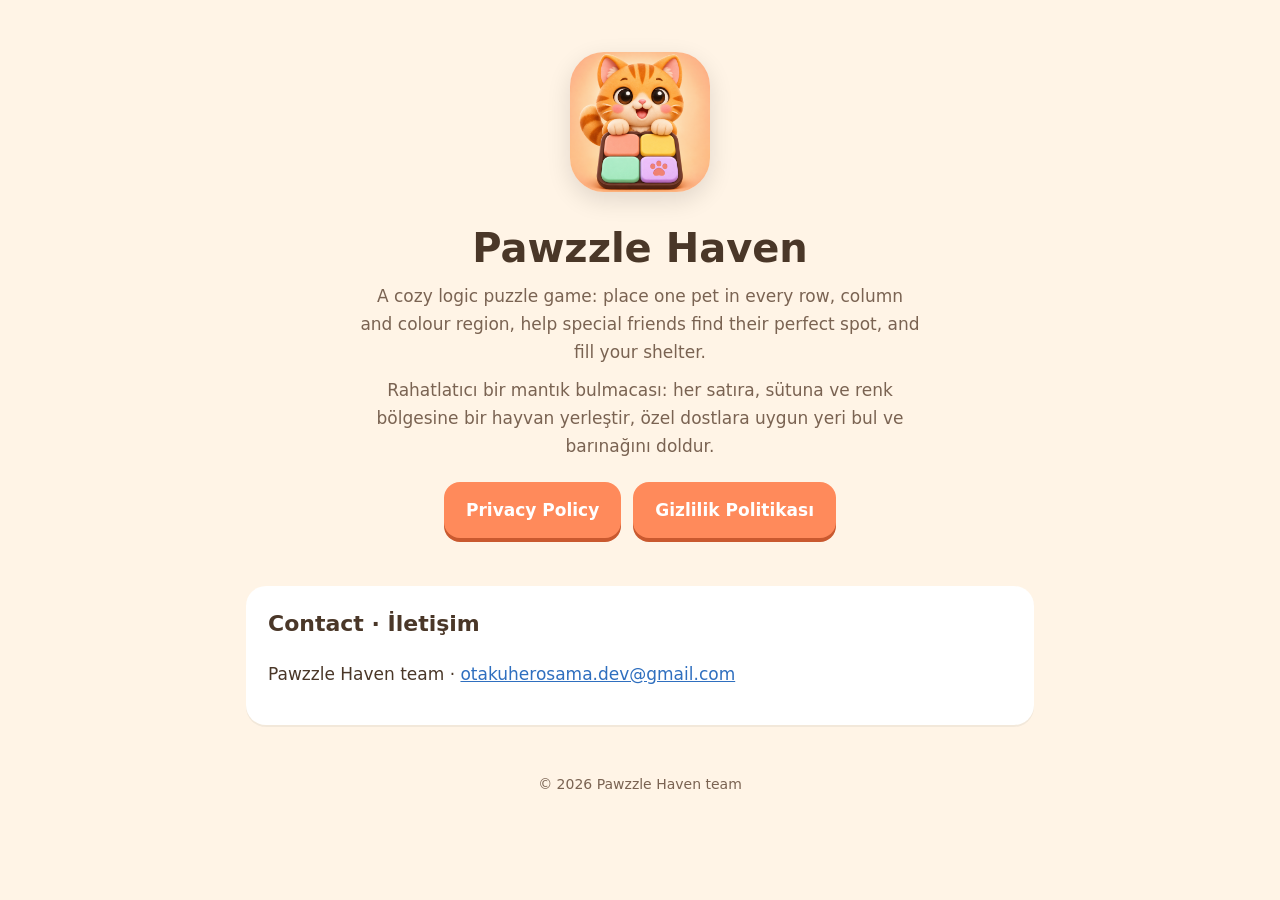
<file: index.html>
<!doctype html>
<html lang="en">
<head>
  <meta charset="utf-8">
  <meta name="viewport" content="width=device-width, initial-scale=1">
  <title>Pawzzle Haven</title>
  <meta name="description" content="Pawzzle Haven — a cozy logic puzzle game. Privacy policy and contact.">
  <link rel="icon" href="icon.png">
  <link rel="stylesheet" href="style.css">
</head>
<body>
  <div class="wrap">
    <section class="hero">
      <img src="icon.png" alt="Pawzzle Haven app icon">
      <h1>Pawzzle Haven</h1>
      <p>A cozy logic puzzle game: place one pet in every row, column and colour region, help special friends find their perfect spot, and fill your shelter.</p>
      <p lang="tr">Rahatlatıcı bir mantık bulmacası: her satıra, sütuna ve renk bölgesine bir hayvan yerleştir, özel dostlara uygun yeri bul ve barınağını doldur.</p>
      <div class="btns">
        <a class="btn" href="privacy.html">Privacy Policy</a>
        <a class="btn" href="privacy-tr.html" lang="tr">Gizlilik Politikası</a>
      </div>
    </section>

    <div class="card">
      <h2 style="border-top:0;margin-top:0;padding-top:0">Contact · İletişim</h2>
      <p>Pawzzle Haven team · <a href="mailto:otakuherosama.dev@gmail.com">otakuherosama.dev@gmail.com</a></p>
    </div>

    <footer>© 2026 Pawzzle Haven team</footer>
  </div>
</body>
</html>
</file>
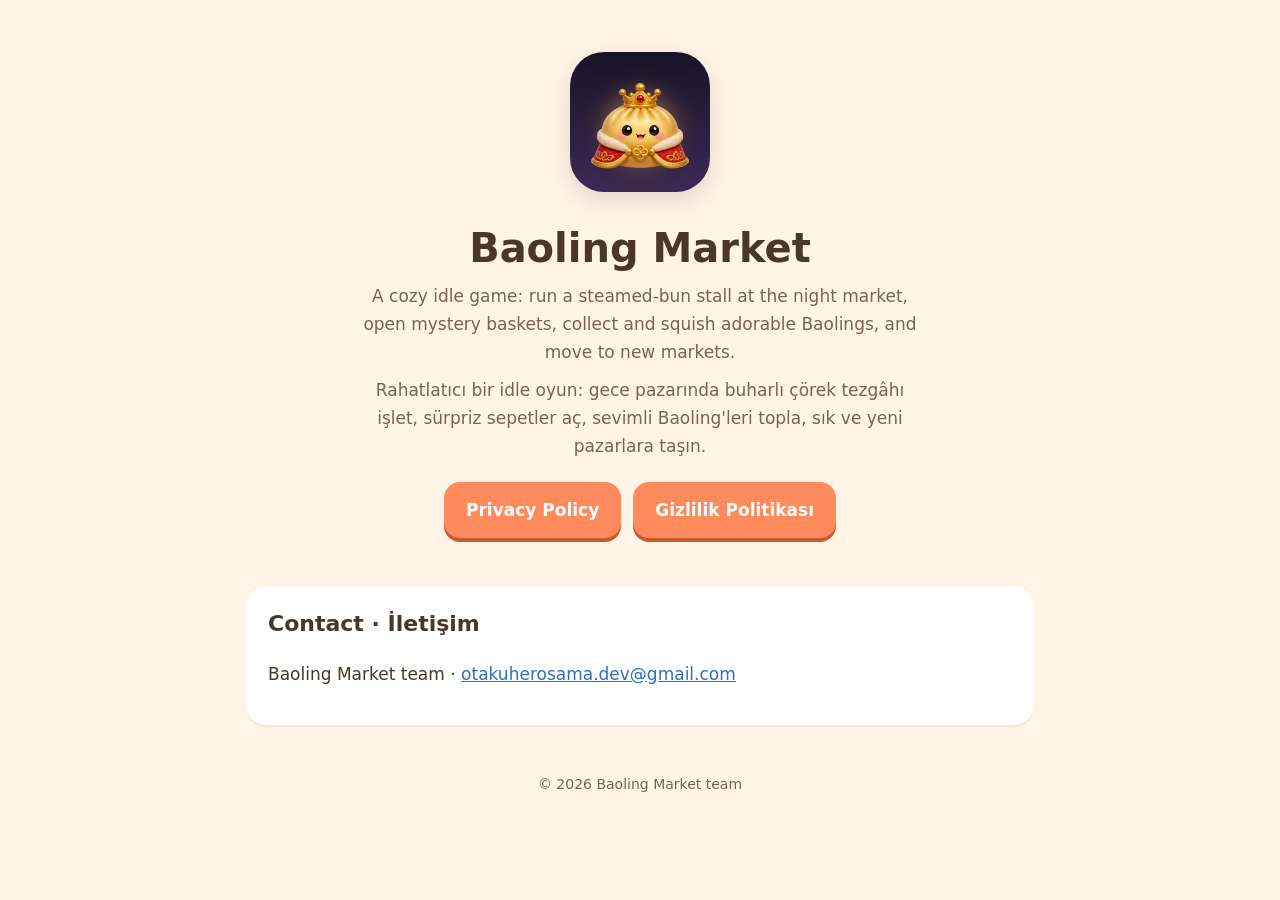
<file: baoling/index.html>
<!doctype html>
<html lang="en">
<head>
  <meta charset="utf-8">
  <meta name="viewport" content="width=device-width, initial-scale=1">
  <title>Baoling Market</title>
  <meta name="description" content="Baoling Market — a cozy idle stall and mystery basket collecting game. Privacy policy and contact.">
  <link rel="icon" href="icon.png">
  <link rel="stylesheet" href="../style.css">
</head>
<body>
  <div class="wrap">
    <section class="hero">
      <img src="icon.png" alt="Baoling Market app icon">
      <h1>Baoling Market</h1>
      <p>A cozy idle game: run a steamed-bun stall at the night market, open mystery baskets, collect and squish adorable Baolings, and move to new markets.</p>
      <p lang="tr">Rahatlatıcı bir idle oyun: gece pazarında buharlı çörek tezgâhı işlet, sürpriz sepetler aç, sevimli Baoling'leri topla, sık ve yeni pazarlara taşın.</p>
      <div class="btns">
        <a class="btn" href="privacy.html">Privacy Policy</a>
        <a class="btn" href="privacy-tr.html" lang="tr">Gizlilik Politikası</a>
      </div>
    </section>

    <div class="card">
      <h2 style="border-top:0;margin-top:0;padding-top:0">Contact · İletişim</h2>
      <p>Baoling Market team · <a href="mailto:otakuherosama.dev@gmail.com">otakuherosama.dev@gmail.com</a></p>
    </div>

    <footer>© 2026 Baoling Market team</footer>
  </div>
</body>
</html>
</file>
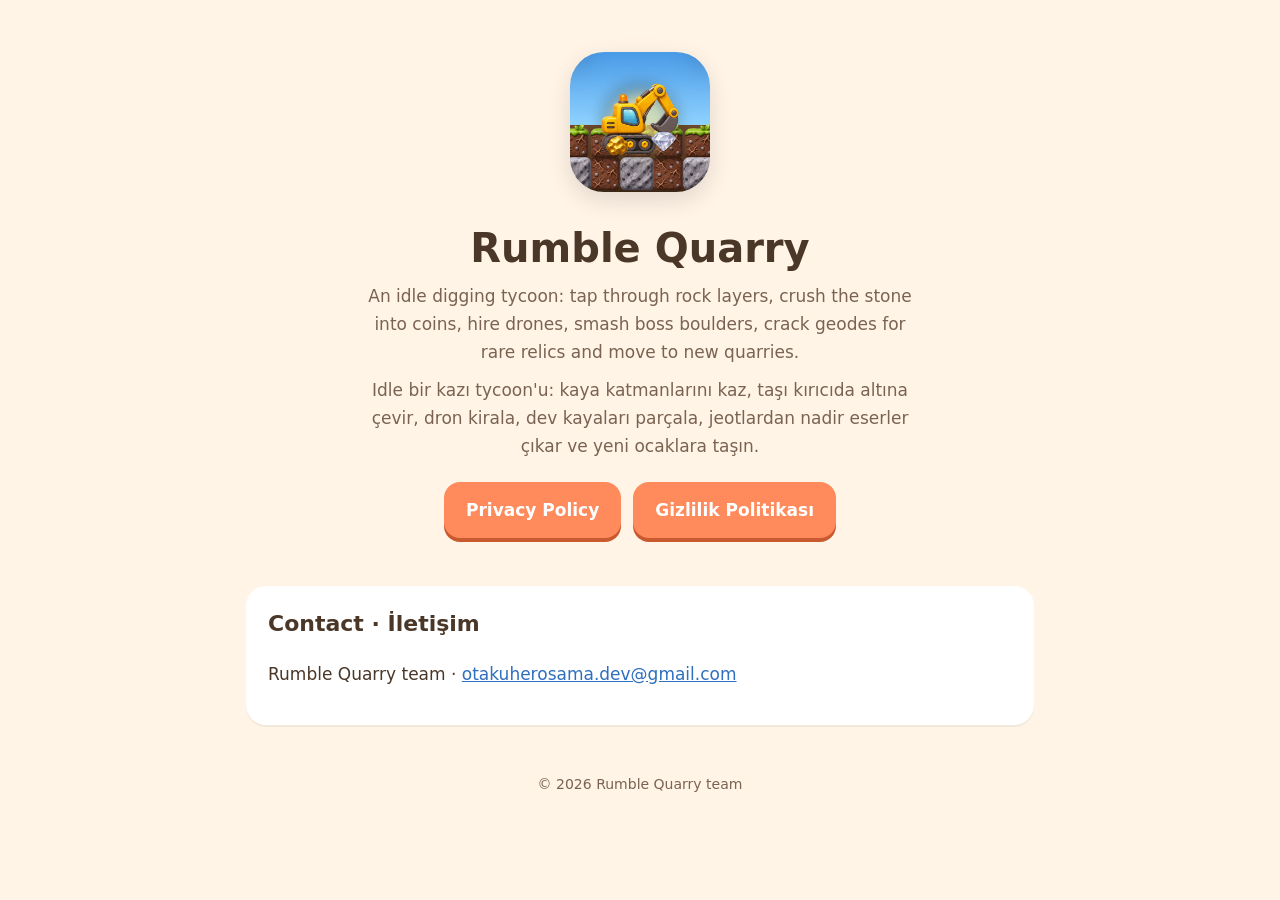
<file: quarry/index.html>
<!doctype html>
<html lang="en">
<head>
  <meta charset="utf-8">
  <meta name="viewport" content="width=device-width, initial-scale=1">
  <title>Rumble Quarry</title>
  <meta name="description" content="Rumble Quarry — an idle digging tycoon with relics to collect. Privacy policy and contact.">
  <link rel="icon" href="icon.png">
  <link rel="stylesheet" href="../style.css">
</head>
<body>
  <div class="wrap">
    <section class="hero">
      <img src="icon.png" alt="Rumble Quarry app icon">
      <h1>Rumble Quarry</h1>
      <p>An idle digging tycoon: tap through rock layers, crush the stone into coins, hire drones, smash boss boulders, crack geodes for rare relics and move to new quarries.</p>
      <p lang="tr">Idle bir kazı tycoon'u: kaya katmanlarını kaz, taşı kırıcıda altına çevir, dron kirala, dev kayaları parçala, jeotlardan nadir eserler çıkar ve yeni ocaklara taşın.</p>
      <div class="btns">
        <a class="btn" href="privacy.html">Privacy Policy</a>
        <a class="btn" href="privacy-tr.html" lang="tr">Gizlilik Politikası</a>
      </div>
    </section>

    <div class="card">
      <h2 style="border-top:0;margin-top:0;padding-top:0">Contact · İletişim</h2>
      <p>Rumble Quarry team · <a href="mailto:otakuherosama.dev@gmail.com">otakuherosama.dev@gmail.com</a></p>
    </div>

    <footer>© 2026 Rumble Quarry team</footer>
  </div>
</body>
</html>
</file>
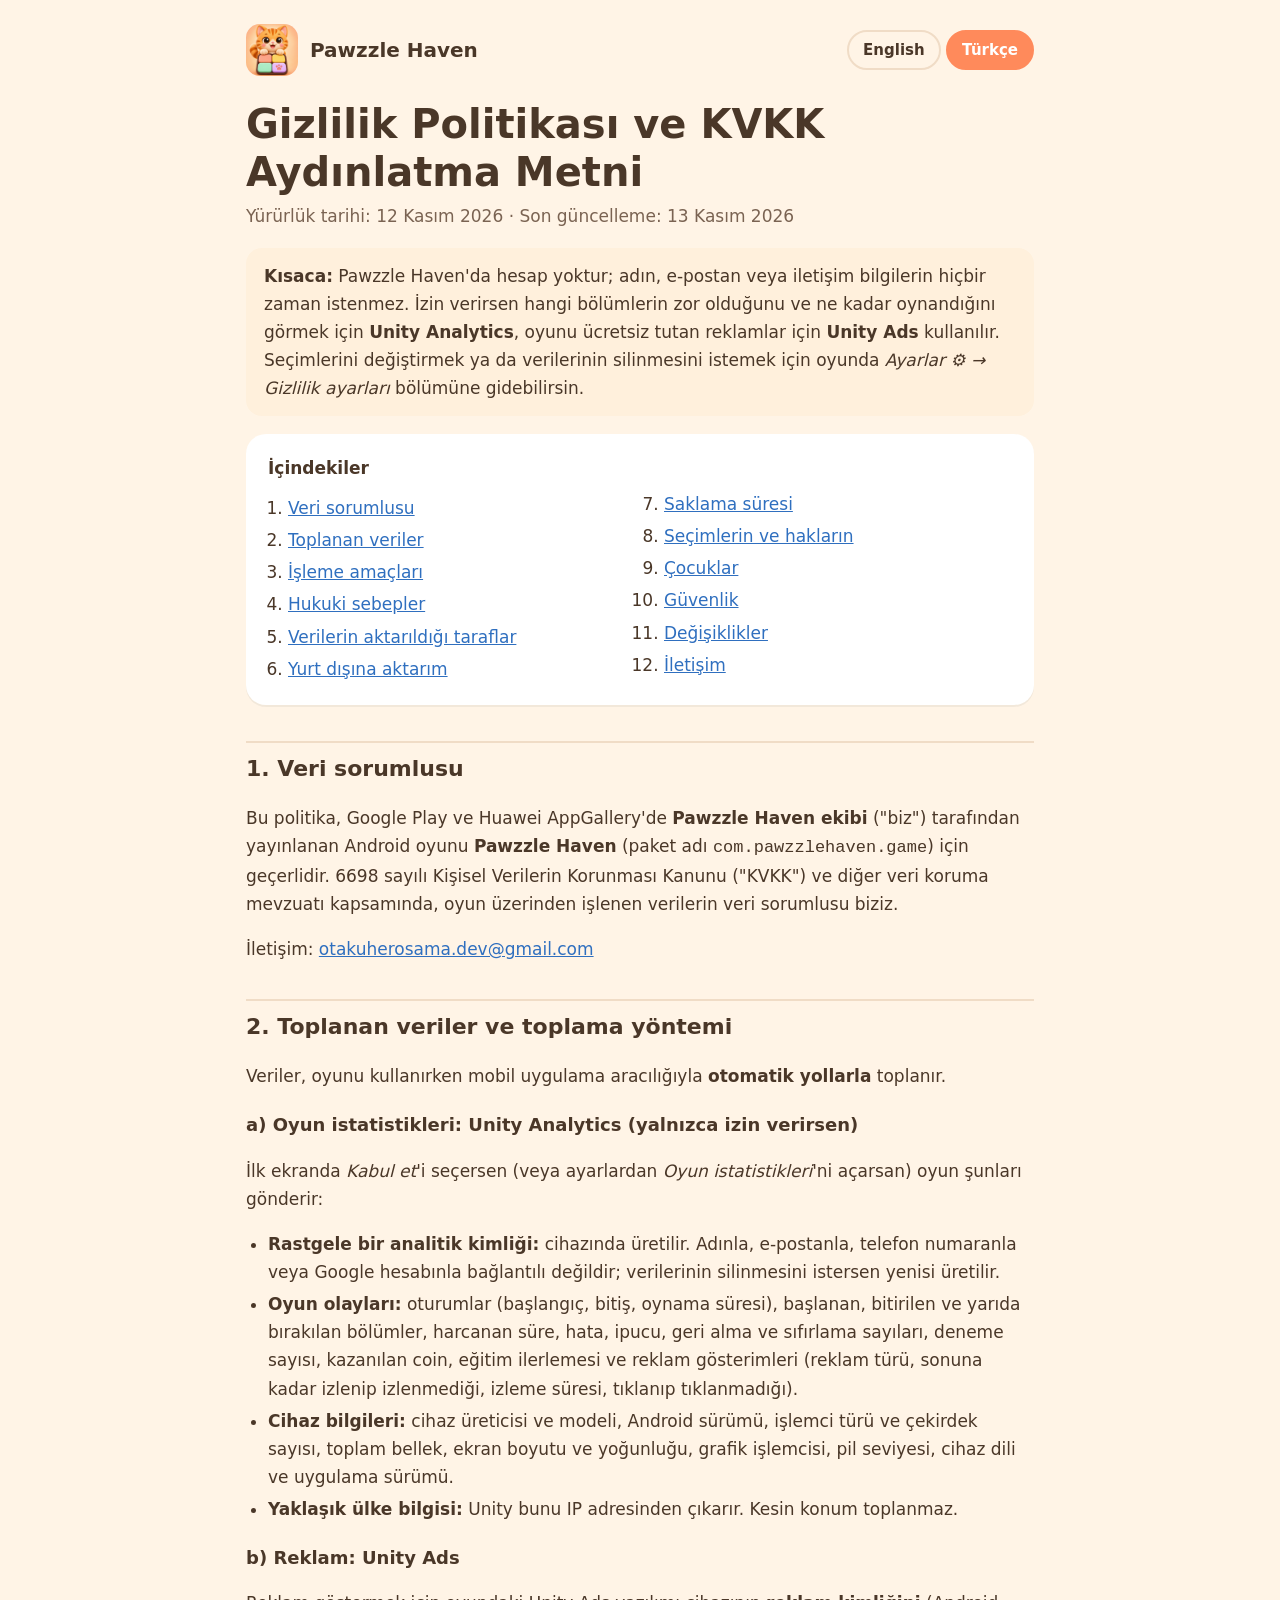
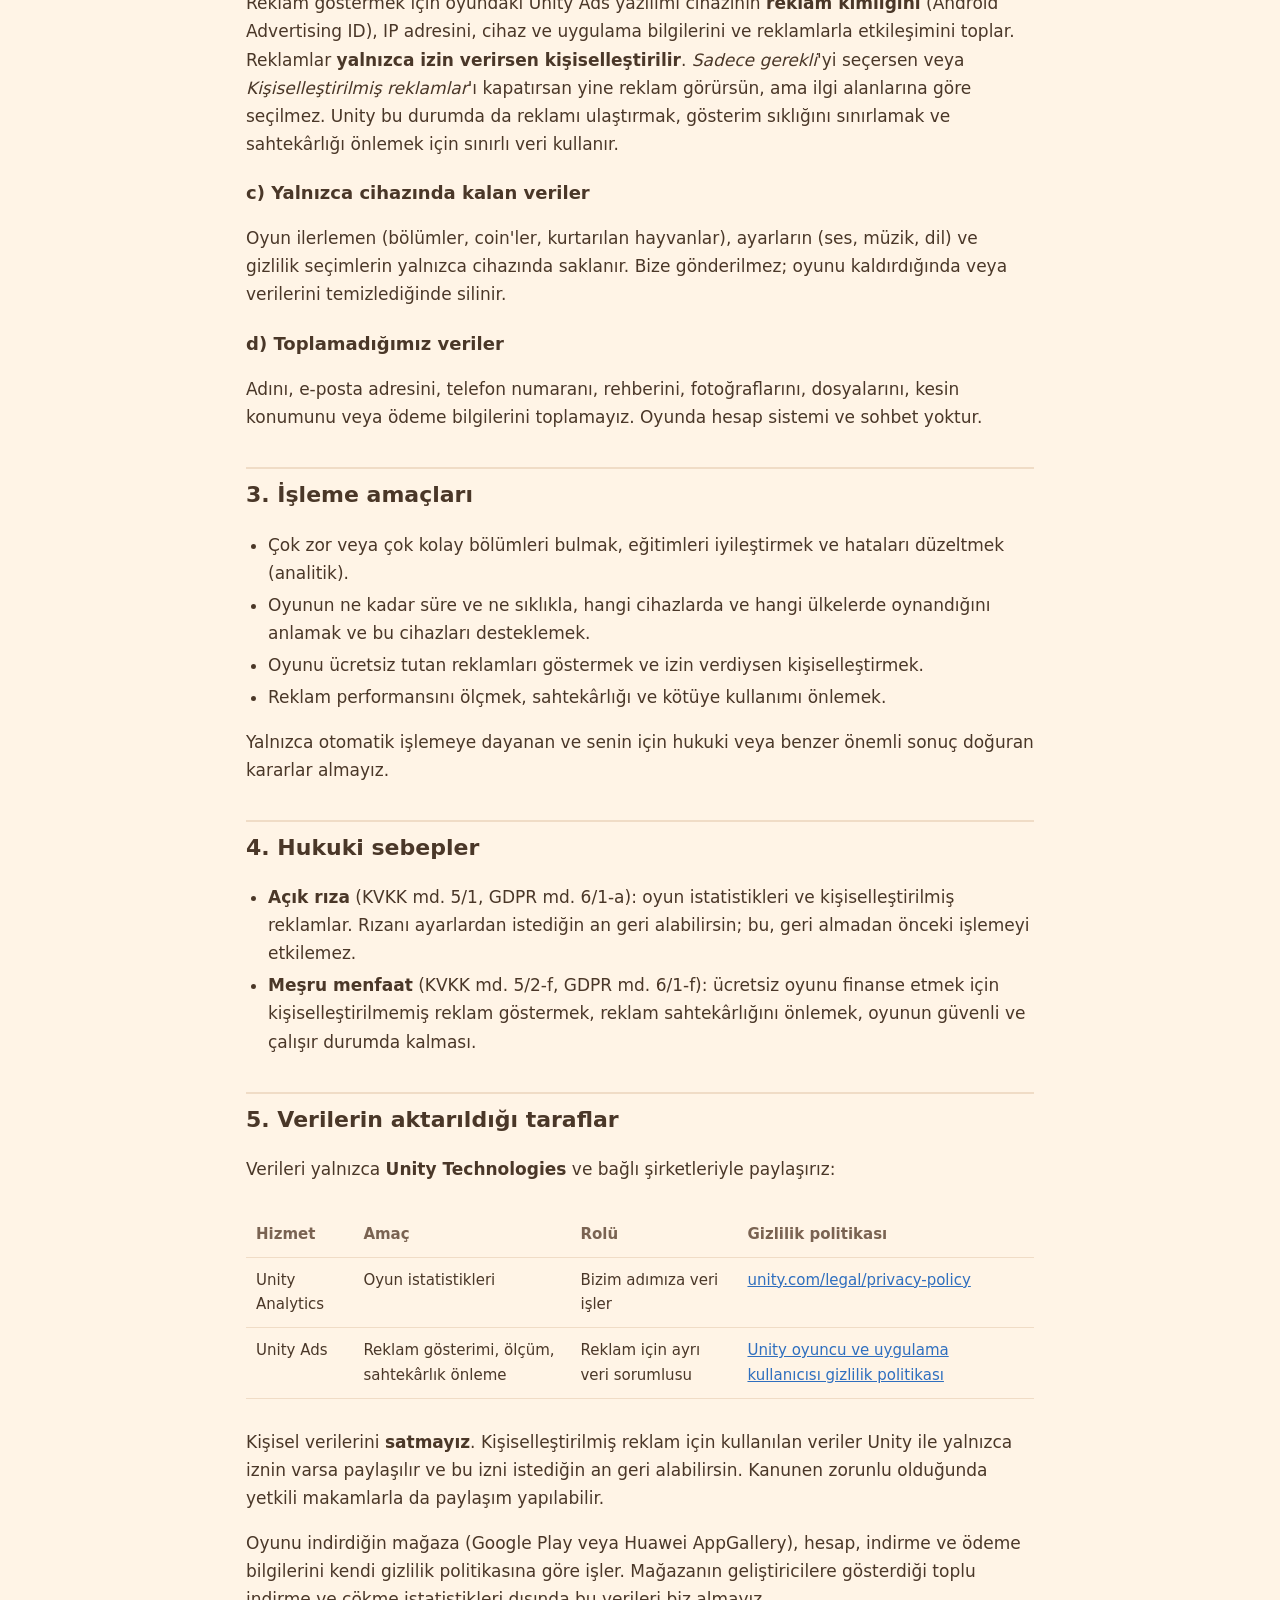
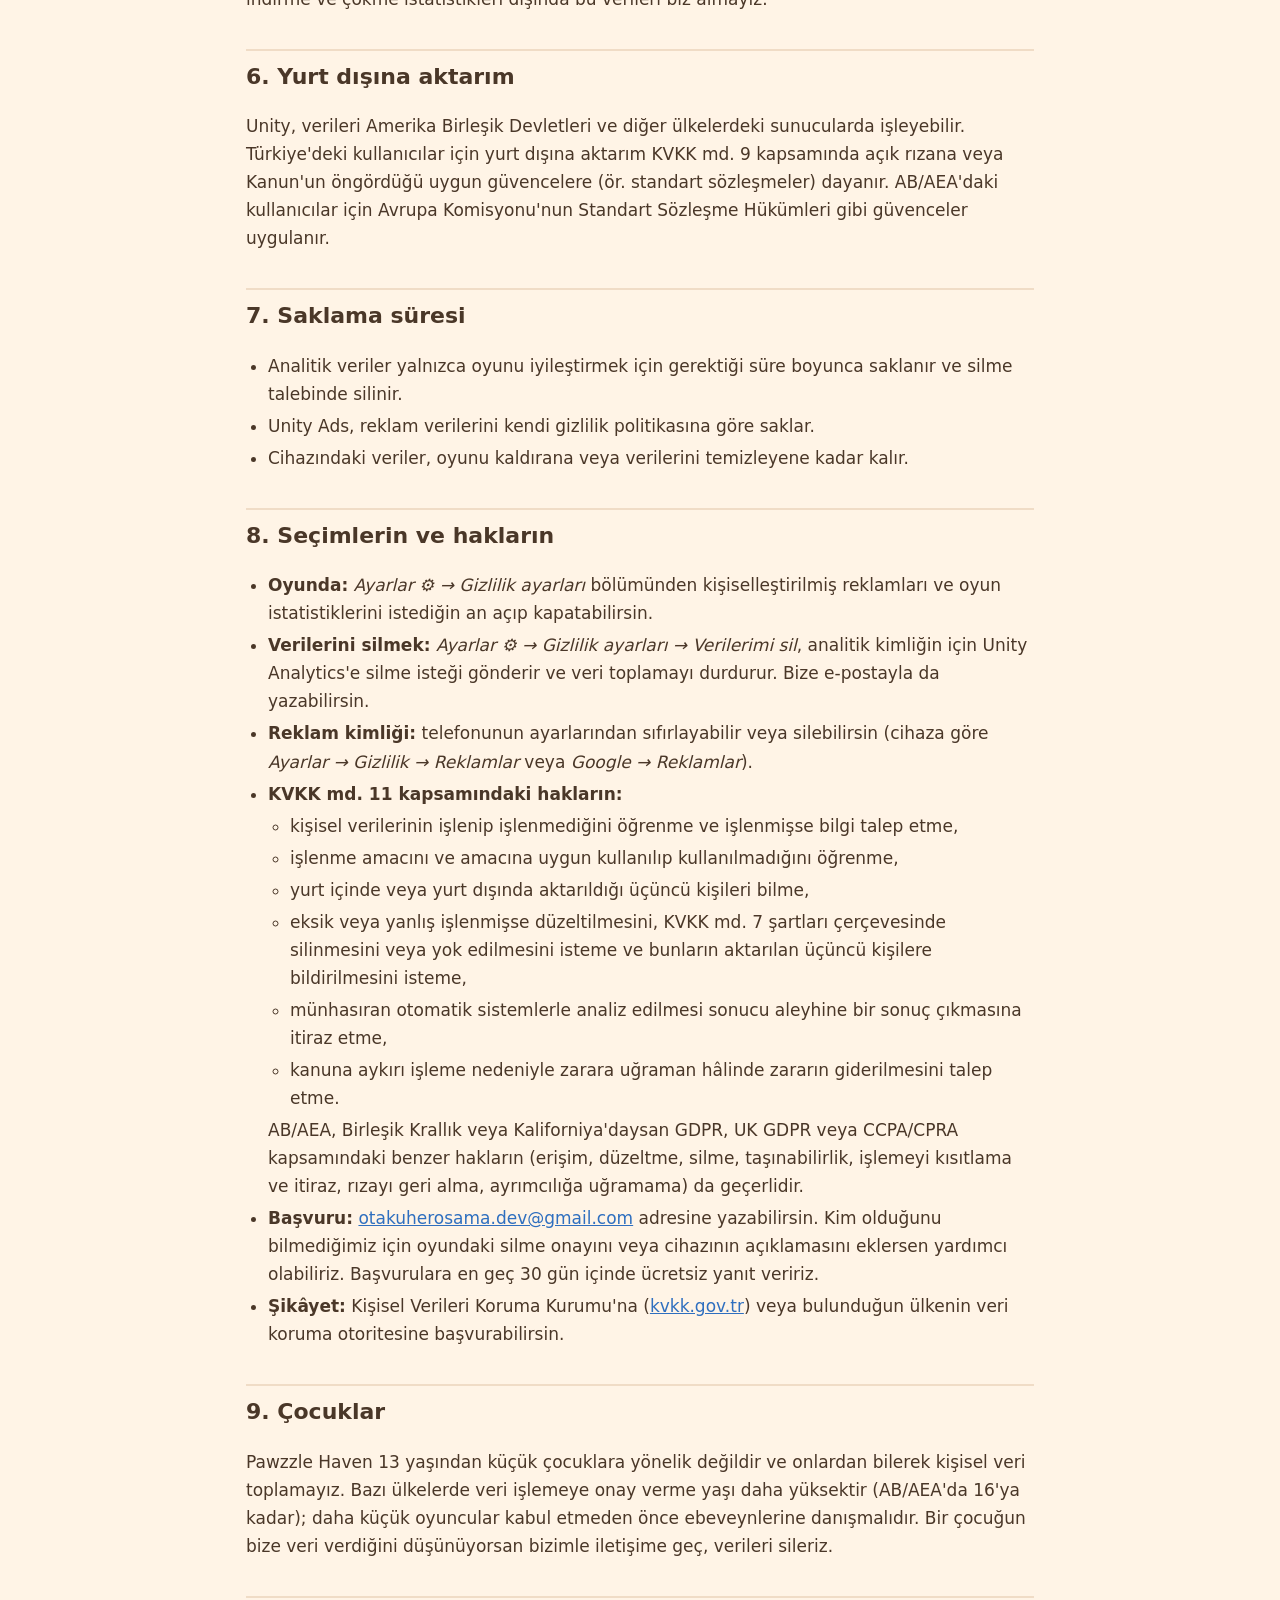
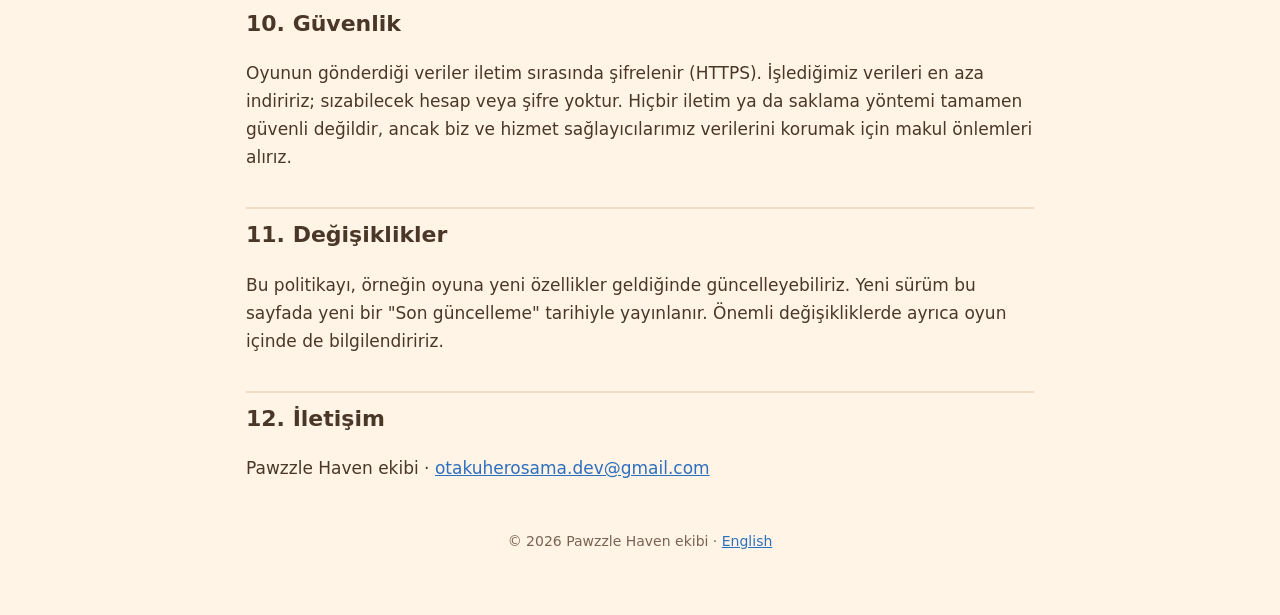
<file: privacy-tr.html>
<!doctype html>
<html lang="tr">
<head>
  <meta charset="utf-8">
  <meta name="viewport" content="width=device-width, initial-scale=1">
  <title>Gizlilik Politikası – Pawzzle Haven</title>
  <meta name="description" content="Pawzzle Haven mobil oyununun gizlilik politikası ve KVKK aydınlatma metni: hangi veriler, neden toplanır, kime aktarılır ve haklarınız.">
  <link rel="icon" href="icon.png">
  <link rel="stylesheet" href="style.css">
  <link rel="alternate" hreflang="en" href="privacy.html">
</head>
<body>
  <div class="wrap">
    <header class="top">
      <a class="brand" href="index.html"><img src="icon.png" alt=""><span>Pawzzle Haven</span></a>
      <div class="lang"><a href="privacy.html" lang="en">English</a> <a href="privacy-tr.html" aria-current="true">Türkçe</a></div>
    </header>

    <h1>Gizlilik Politikası ve KVKK Aydınlatma Metni</h1>
    <p class="meta">Yürürlük tarihi: 12 Kasım 2026 · Son güncelleme: 13 Kasım 2026</p>

    <div class="note">
      <strong>Kısaca:</strong> Pawzzle Haven'da hesap yoktur; adın, e-postan veya iletişim bilgilerin hiçbir zaman istenmez.
      İzin verirsen hangi bölümlerin zor olduğunu ve ne kadar oynandığını görmek için <strong>Unity Analytics</strong>,
      oyunu ücretsiz tutan reklamlar için <strong>Unity Ads</strong> kullanılır. Seçimlerini değiştirmek ya da verilerinin
      silinmesini istemek için oyunda <em>Ayarlar ⚙️ → Gizlilik ayarları</em> bölümüne gidebilirsin.
    </div>

    <nav class="toc card" aria-label="İçindekiler">
      <strong>İçindekiler</strong>
      <ol>
        <li><a href="#who">Veri sorumlusu</a></li>
        <li><a href="#data">Toplanan veriler</a></li>
        <li><a href="#use">İşleme amaçları</a></li>
        <li><a href="#legal">Hukuki sebepler</a></li>
        <li><a href="#share">Verilerin aktarıldığı taraflar</a></li>
        <li><a href="#transfer">Yurt dışına aktarım</a></li>
        <li><a href="#retention">Saklama süresi</a></li>
        <li><a href="#choices">Seçimlerin ve hakların</a></li>
        <li><a href="#children">Çocuklar</a></li>
        <li><a href="#security">Güvenlik</a></li>
        <li><a href="#changes">Değişiklikler</a></li>
        <li><a href="#contact">İletişim</a></li>
      </ol>
    </nav>

    <h2 id="who">1. Veri sorumlusu</h2>
    <p>Bu politika, Google Play ve Huawei AppGallery'de <strong>Pawzzle Haven ekibi</strong> ("biz") tarafından yayınlanan Android oyunu
      <strong>Pawzzle Haven</strong> (paket adı <code>com.pawzzlehaven.game</code>) için geçerlidir. 6698 sayılı Kişisel
      Verilerin Korunması Kanunu ("KVKK") ve diğer veri koruma mevzuatı kapsamında, oyun üzerinden işlenen verilerin veri
      sorumlusu biziz.</p>
    <p>İletişim: <a href="mailto:otakuherosama.dev@gmail.com">otakuherosama.dev@gmail.com</a></p>

    <h2 id="data">2. Toplanan veriler ve toplama yöntemi</h2>
    <p>Veriler, oyunu kullanırken mobil uygulama aracılığıyla <strong>otomatik yollarla</strong> toplanır.</p>
    <h3>a) Oyun istatistikleri: Unity Analytics (yalnızca izin verirsen)</h3>
    <p>İlk ekranda <em>Kabul et</em>'i seçersen (veya ayarlardan <em>Oyun istatistikleri</em>'ni açarsan) oyun şunları gönderir:</p>
    <ul>
      <li><strong>Rastgele bir analitik kimliği:</strong> cihazında üretilir. Adınla, e-postanla, telefon numaranla veya Google hesabınla bağlantılı değildir; verilerinin silinmesini istersen yenisi üretilir.</li>
      <li><strong>Oyun olayları:</strong> oturumlar (başlangıç, bitiş, oynama süresi), başlanan, bitirilen ve yarıda bırakılan bölümler, harcanan süre, hata, ipucu, geri alma ve sıfırlama sayıları, deneme sayısı, kazanılan coin, eğitim ilerlemesi ve reklam gösterimleri (reklam türü, sonuna kadar izlenip izlenmediği, izleme süresi, tıklanıp tıklanmadığı).</li>
      <li><strong>Cihaz bilgileri:</strong> cihaz üreticisi ve modeli, Android sürümü, işlemci türü ve çekirdek sayısı, toplam bellek, ekran boyutu ve yoğunluğu, grafik işlemcisi, pil seviyesi, cihaz dili ve uygulama sürümü.</li>
      <li><strong>Yaklaşık ülke bilgisi:</strong> Unity bunu IP adresinden çıkarır. Kesin konum toplanmaz.</li>
    </ul>
    <h3>b) Reklam: Unity Ads</h3>
    <p>Reklam göstermek için oyundaki Unity Ads yazılımı cihazının <strong>reklam kimliğini</strong> (Android Advertising ID),
      IP adresini, cihaz ve uygulama bilgilerini ve reklamlarla etkileşimini toplar. Reklamlar <strong>yalnızca izin
      verirsen kişiselleştirilir</strong>. <em>Sadece gerekli</em>'yi seçersen veya <em>Kişiselleştirilmiş reklamlar</em>'ı
      kapatırsan yine reklam görürsün, ama ilgi alanlarına göre seçilmez. Unity bu durumda da reklamı ulaştırmak, gösterim
      sıklığını sınırlamak ve sahtekârlığı önlemek için sınırlı veri kullanır.</p>
    <h3>c) Yalnızca cihazında kalan veriler</h3>
    <p>Oyun ilerlemen (bölümler, coin'ler, kurtarılan hayvanlar), ayarların (ses, müzik, dil) ve gizlilik seçimlerin yalnızca
      cihazında saklanır. Bize gönderilmez; oyunu kaldırdığında veya verilerini temizlediğinde silinir.</p>
    <h3>d) Toplamadığımız veriler</h3>
    <p>Adını, e-posta adresini, telefon numaranı, rehberini, fotoğraflarını, dosyalarını, kesin konumunu veya ödeme
      bilgilerini toplamayız. Oyunda hesap sistemi ve sohbet yoktur.</p>

    <h2 id="use">3. İşleme amaçları</h2>
    <ul>
      <li>Çok zor veya çok kolay bölümleri bulmak, eğitimleri iyileştirmek ve hataları düzeltmek (analitik).</li>
      <li>Oyunun ne kadar süre ve ne sıklıkla, hangi cihazlarda ve hangi ülkelerde oynandığını anlamak ve bu cihazları desteklemek.</li>
      <li>Oyunu ücretsiz tutan reklamları göstermek ve izin verdiysen kişiselleştirmek.</li>
      <li>Reklam performansını ölçmek, sahtekârlığı ve kötüye kullanımı önlemek.</li>
    </ul>
    <p>Yalnızca otomatik işlemeye dayanan ve senin için hukuki veya benzer önemli sonuç doğuran kararlar almayız.</p>

    <h2 id="legal">4. Hukuki sebepler</h2>
    <ul>
      <li><strong>Açık rıza</strong> (KVKK md. 5/1, GDPR md. 6/1-a): oyun istatistikleri ve kişiselleştirilmiş reklamlar. Rızanı ayarlardan istediğin an geri alabilirsin; bu, geri almadan önceki işlemeyi etkilemez.</li>
      <li><strong>Meşru menfaat</strong> (KVKK md. 5/2-f, GDPR md. 6/1-f): ücretsiz oyunu finanse etmek için kişiselleştirilmemiş reklam göstermek, reklam sahtekârlığını önlemek, oyunun güvenli ve çalışır durumda kalması.</li>
    </ul>

    <h2 id="share">5. Verilerin aktarıldığı taraflar</h2>
    <p>Verileri yalnızca <strong>Unity Technologies</strong> ve bağlı şirketleriyle paylaşırız:</p>
    <div class="table-scroll">
      <table>
        <tr><th>Hizmet</th><th>Amaç</th><th>Rolü</th><th>Gizlilik politikası</th></tr>
        <tr><td>Unity Analytics</td><td>Oyun istatistikleri</td><td>Bizim adımıza veri işler</td><td><a href="https://unity.com/legal/privacy-policy" rel="noopener">unity.com/legal/privacy-policy</a></td></tr>
        <tr><td>Unity Ads</td><td>Reklam gösterimi, ölçüm, sahtekârlık önleme</td><td>Reklam için ayrı veri sorumlusu</td><td><a href="https://unity.com/legal/game-player-and-app-user-privacy-policy" rel="noopener">Unity oyuncu ve uygulama kullanıcısı gizlilik politikası</a></td></tr>
      </table>
    </div>
    <p>Kişisel verilerini <strong>satmayız</strong>. Kişiselleştirilmiş reklam için kullanılan veriler Unity ile yalnızca
      iznin varsa paylaşılır ve bu izni istediğin an geri alabilirsin. Kanunen zorunlu olduğunda yetkili makamlarla da
      paylaşım yapılabilir.</p>
    <p>Oyunu indirdiğin mağaza (Google Play veya Huawei AppGallery), hesap, indirme ve ödeme bilgilerini kendi gizlilik
      politikasına göre işler. Mağazanın geliştiricilere gösterdiği toplu indirme ve çökme istatistikleri dışında bu
      verileri biz almayız.</p>

    <h2 id="transfer">6. Yurt dışına aktarım</h2>
    <p>Unity, verileri Amerika Birleşik Devletleri ve diğer ülkelerdeki sunucularda işleyebilir. Türkiye'deki kullanıcılar
      için yurt dışına aktarım KVKK md. 9 kapsamında açık rızana veya Kanun'un öngördüğü uygun güvencelere (ör. standart
      sözleşmeler) dayanır. AB/AEA'daki kullanıcılar için Avrupa Komisyonu'nun Standart Sözleşme Hükümleri gibi güvenceler
      uygulanır.</p>

    <h2 id="retention">7. Saklama süresi</h2>
    <ul>
      <li>Analitik veriler yalnızca oyunu iyileştirmek için gerektiği süre boyunca saklanır ve silme talebinde silinir.</li>
      <li>Unity Ads, reklam verilerini kendi gizlilik politikasına göre saklar.</li>
      <li>Cihazındaki veriler, oyunu kaldırana veya verilerini temizleyene kadar kalır.</li>
    </ul>

    <h2 id="choices">8. Seçimlerin ve hakların</h2>
    <ul>
      <li><strong>Oyunda:</strong> <em>Ayarlar ⚙️ → Gizlilik ayarları</em> bölümünden kişiselleştirilmiş reklamları ve oyun istatistiklerini istediğin an açıp kapatabilirsin.</li>
      <li><strong>Verilerini silmek:</strong> <em>Ayarlar ⚙️ → Gizlilik ayarları → Verilerimi sil</em>, analitik kimliğin için Unity Analytics'e silme isteği gönderir ve veri toplamayı durdurur. Bize e-postayla da yazabilirsin.</li>
      <li><strong>Reklam kimliği:</strong> telefonunun ayarlarından sıfırlayabilir veya silebilirsin (cihaza göre <em>Ayarlar → Gizlilik → Reklamlar</em> veya <em>Google → Reklamlar</em>).</li>
      <li><strong>KVKK md. 11 kapsamındaki hakların:</strong>
        <ul>
          <li>kişisel verilerinin işlenip işlenmediğini öğrenme ve işlenmişse bilgi talep etme,</li>
          <li>işlenme amacını ve amacına uygun kullanılıp kullanılmadığını öğrenme,</li>
          <li>yurt içinde veya yurt dışında aktarıldığı üçüncü kişileri bilme,</li>
          <li>eksik veya yanlış işlenmişse düzeltilmesini, KVKK md. 7 şartları çerçevesinde silinmesini veya yok edilmesini isteme ve bunların aktarılan üçüncü kişilere bildirilmesini isteme,</li>
          <li>münhasıran otomatik sistemlerle analiz edilmesi sonucu aleyhine bir sonuç çıkmasına itiraz etme,</li>
          <li>kanuna aykırı işleme nedeniyle zarara uğraman hâlinde zararın giderilmesini talep etme.</li>
        </ul>
        AB/AEA, Birleşik Krallık veya Kaliforniya'daysan GDPR, UK GDPR veya CCPA/CPRA kapsamındaki benzer hakların (erişim, düzeltme, silme, taşınabilirlik, işlemeyi kısıtlama ve itiraz, rızayı geri alma, ayrımcılığa uğramama) da geçerlidir.</li>
      <li><strong>Başvuru:</strong> <a href="mailto:otakuherosama.dev@gmail.com">otakuherosama.dev@gmail.com</a> adresine yazabilirsin. Kim olduğunu bilmediğimiz için oyundaki silme onayını veya cihazının açıklamasını eklersen yardımcı olabiliriz. Başvurulara en geç 30 gün içinde ücretsiz yanıt veririz.</li>
      <li><strong>Şikâyet:</strong> Kişisel Verileri Koruma Kurumu'na (<a href="https://www.kvkk.gov.tr/" rel="noopener">kvkk.gov.tr</a>) veya bulunduğun ülkenin veri koruma otoritesine başvurabilirsin.</li>
    </ul>

    <h2 id="children">9. Çocuklar</h2>
    <p>Pawzzle Haven 13 yaşından küçük çocuklara yönelik değildir ve onlardan bilerek kişisel veri toplamayız. Bazı ülkelerde
      veri işlemeye onay verme yaşı daha yüksektir (AB/AEA'da 16'ya kadar); daha küçük oyuncular kabul etmeden önce
      ebeveynlerine danışmalıdır. Bir çocuğun bize veri verdiğini düşünüyorsan bizimle iletişime geç, verileri sileriz.</p>

    <h2 id="security">10. Güvenlik</h2>
    <p>Oyunun gönderdiği veriler iletim sırasında şifrelenir (HTTPS). İşlediğimiz verileri en aza indiririz; sızabilecek
      hesap veya şifre yoktur. Hiçbir iletim ya da saklama yöntemi tamamen güvenli değildir, ancak biz ve hizmet
      sağlayıcılarımız verilerini korumak için makul önlemleri alırız.</p>

    <h2 id="changes">11. Değişiklikler</h2>
    <p>Bu politikayı, örneğin oyuna yeni özellikler geldiğinde güncelleyebiliriz. Yeni sürüm bu sayfada yeni bir "Son
      güncelleme" tarihiyle yayınlanır. Önemli değişikliklerde ayrıca oyun içinde de bilgilendiririz.</p>

    <h2 id="contact">12. İletişim</h2>
    <p>Pawzzle Haven ekibi · <a href="mailto:otakuherosama.dev@gmail.com">otakuherosama.dev@gmail.com</a></p>

    <footer>© 2026 Pawzzle Haven ekibi · <a href="privacy.html" lang="en">English</a></footer>
  </div>
</body>
</html>
</file>
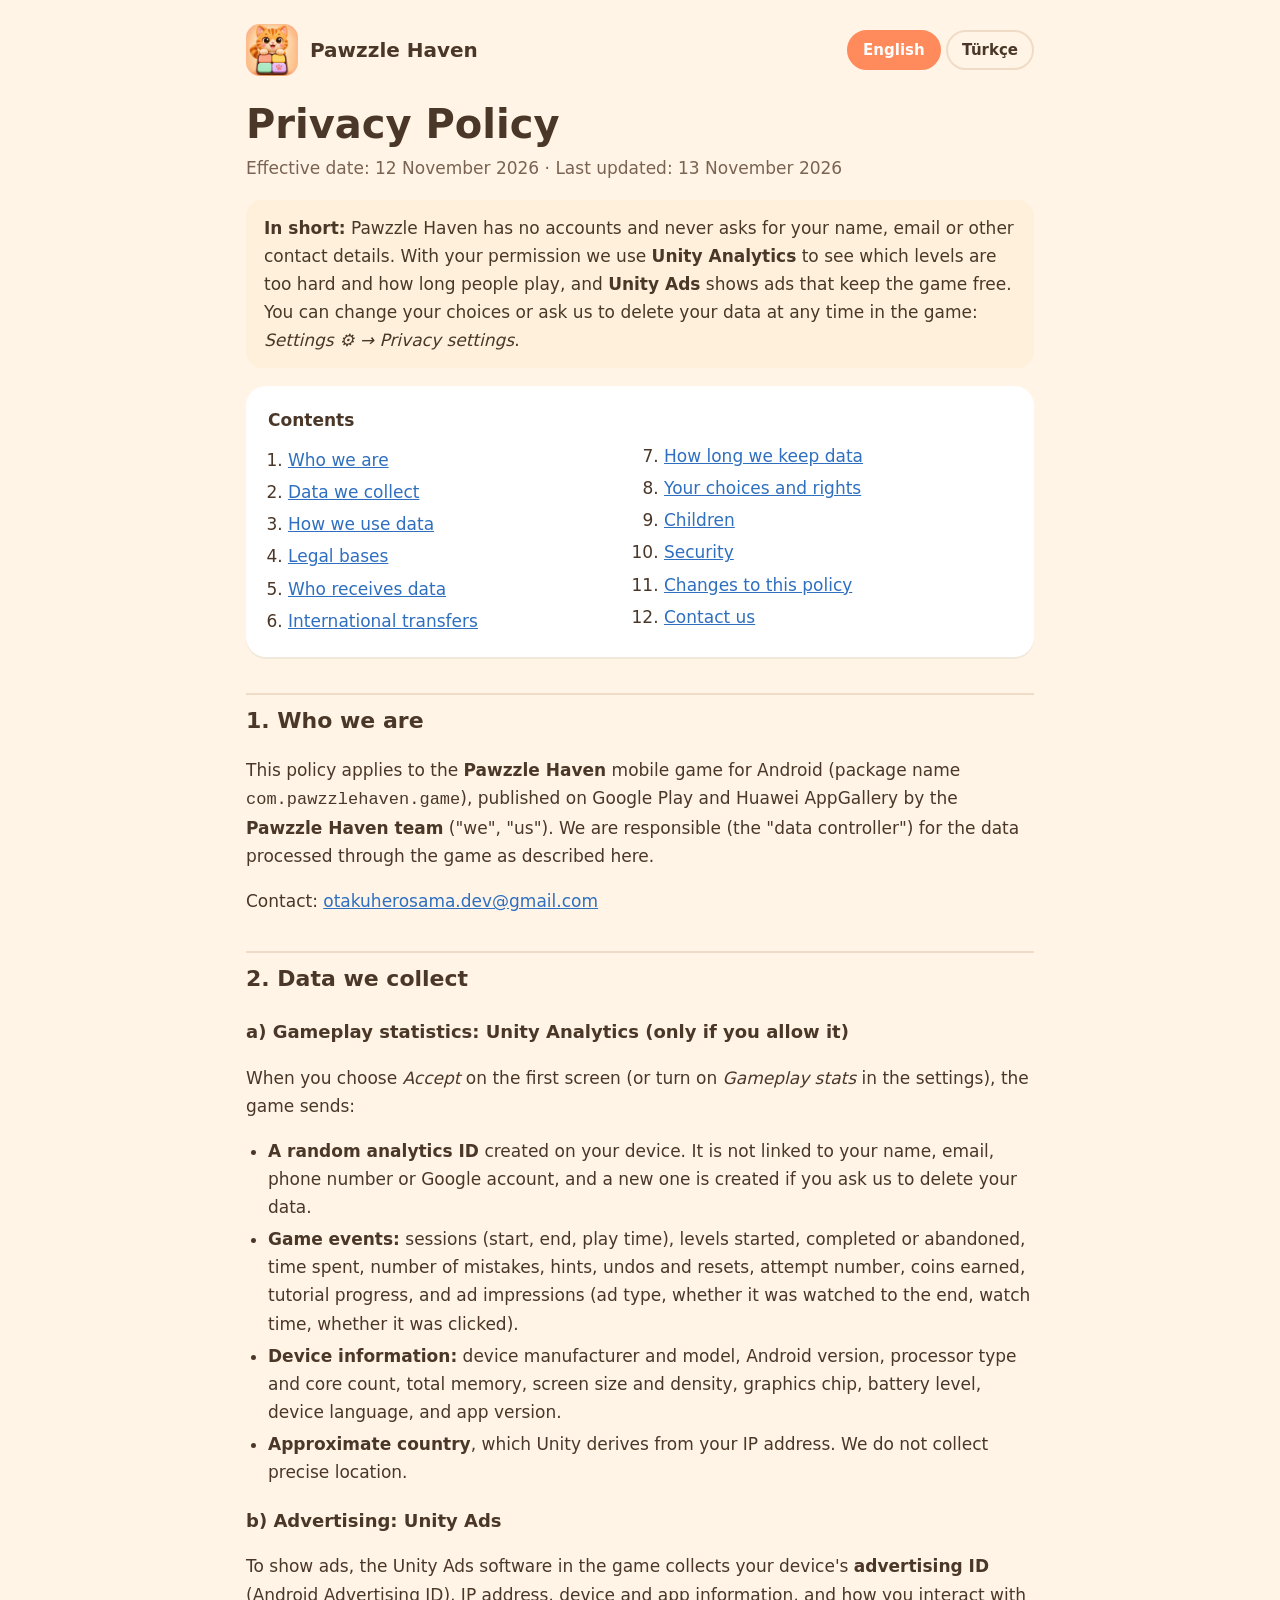
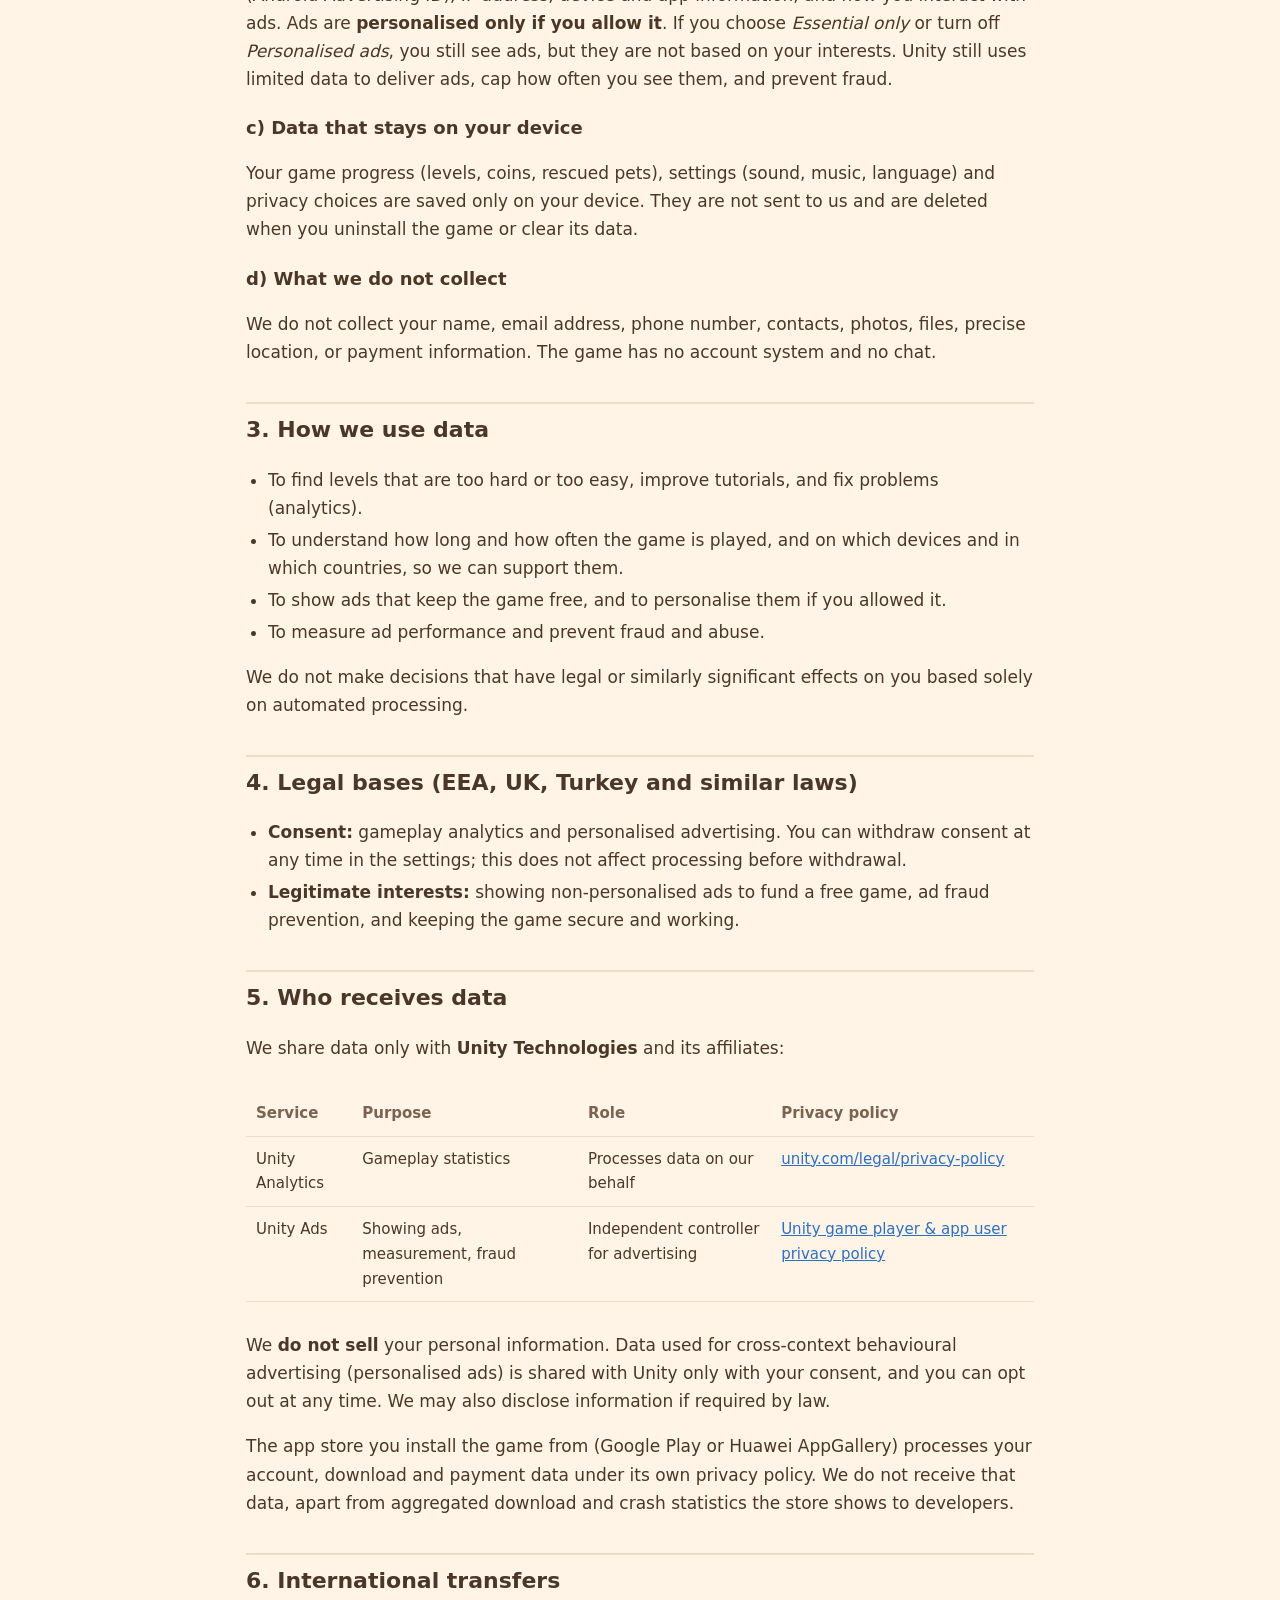
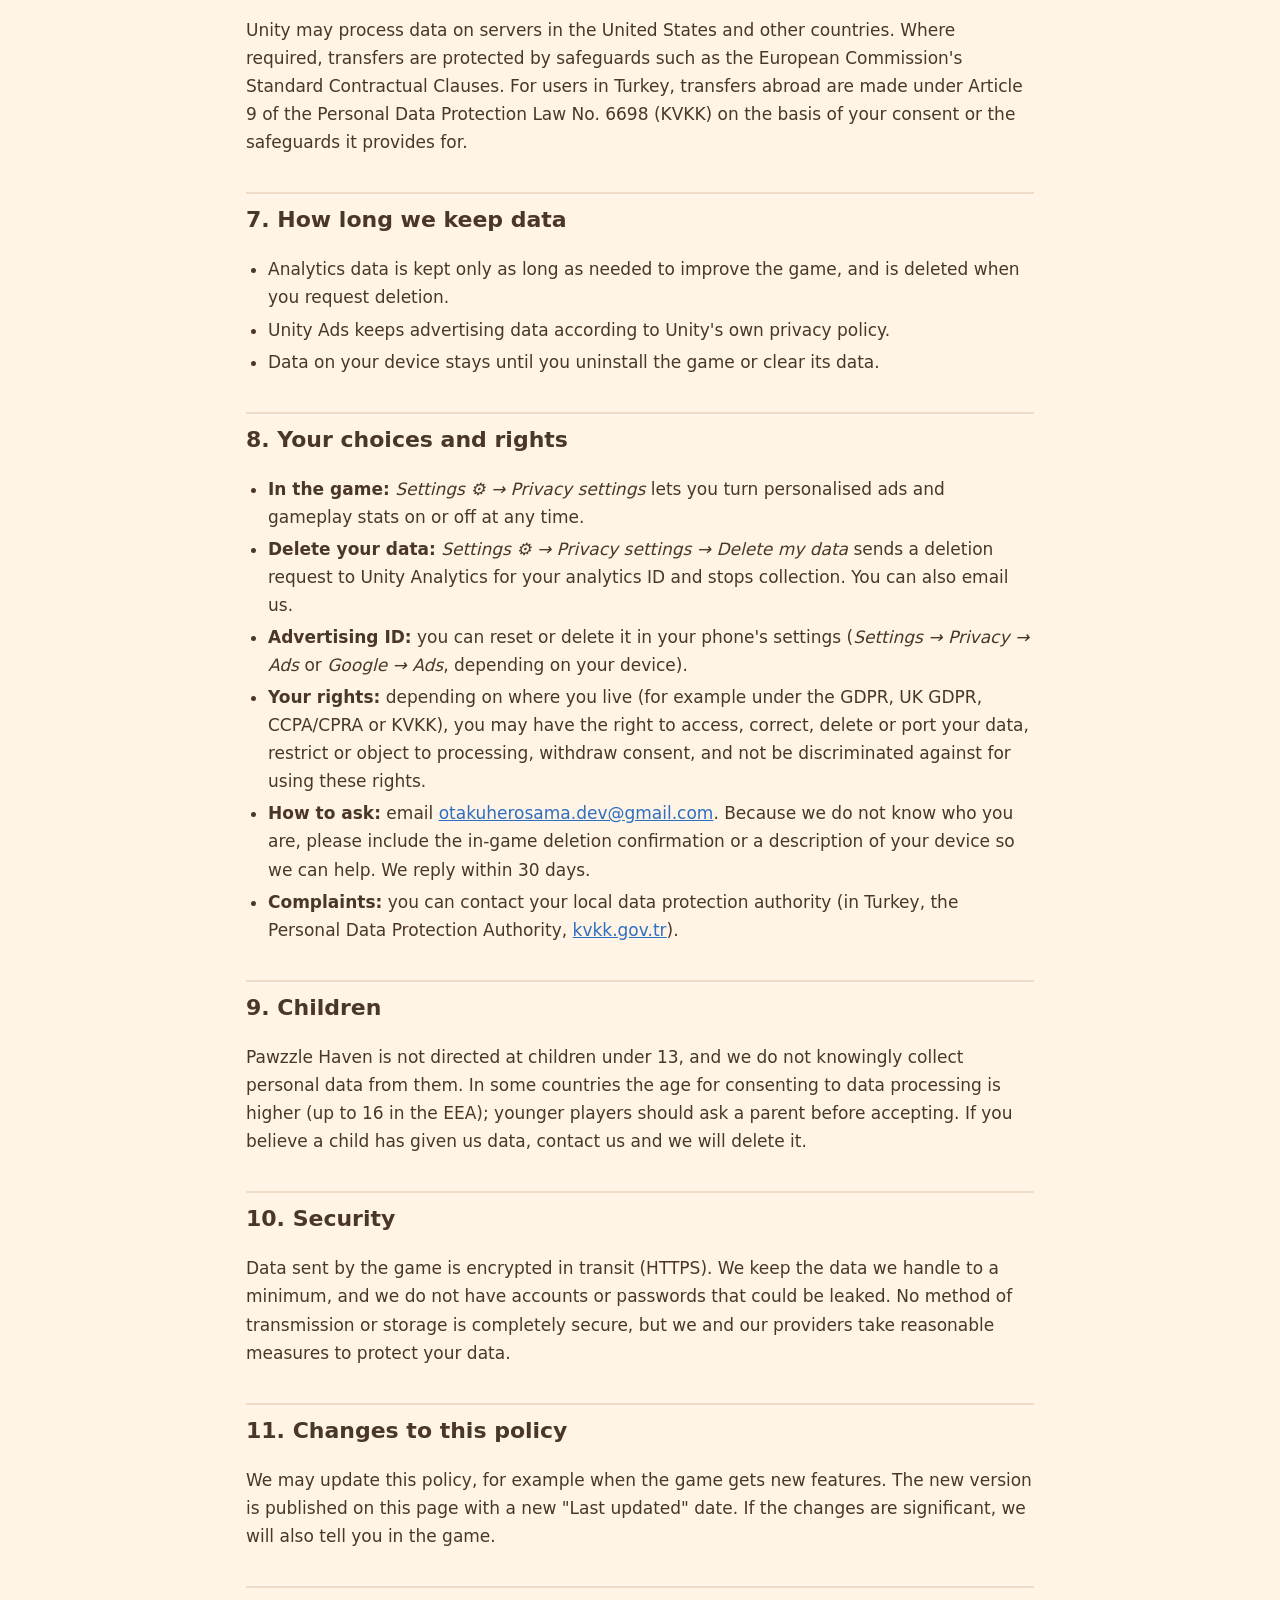
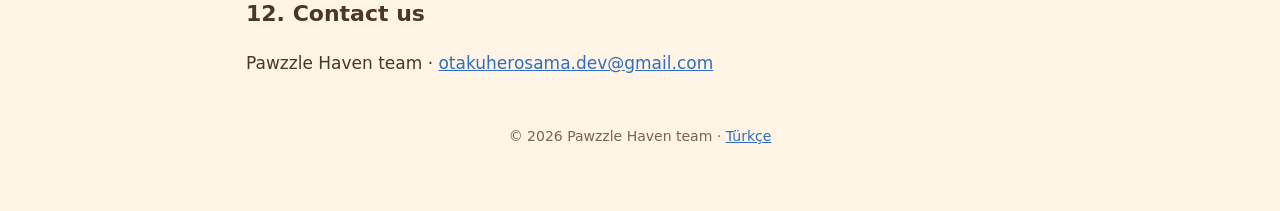
<file: privacy.html>
<!doctype html>
<html lang="en">
<head>
  <meta charset="utf-8">
  <meta name="viewport" content="width=device-width, initial-scale=1">
  <title>Privacy Policy – Pawzzle Haven</title>
  <meta name="description" content="Privacy Policy of the Pawzzle Haven mobile game: what data is collected, why, who receives it, and your choices.">
  <link rel="icon" href="icon.png">
  <link rel="stylesheet" href="style.css">
  <link rel="alternate" hreflang="tr" href="privacy-tr.html">
</head>
<body>
  <div class="wrap">
    <header class="top">
      <a class="brand" href="index.html"><img src="icon.png" alt=""><span>Pawzzle Haven</span></a>
      <div class="lang"><a href="privacy.html" aria-current="true">English</a> <a href="privacy-tr.html" lang="tr">Türkçe</a></div>
    </header>

    <h1>Privacy Policy</h1>
    <p class="meta">Effective date: 12 November 2026 · Last updated: 13 November 2026</p>

    <div class="note">
      <strong>In short:</strong> Pawzzle Haven has no accounts and never asks for your name, email or other contact details.
      With your permission we use <strong>Unity Analytics</strong> to see which levels are too hard and how long people play,
      and <strong>Unity Ads</strong> shows ads that keep the game free. You can change your choices or ask us to delete your
      data at any time in the game: <em>Settings ⚙️ → Privacy settings</em>.
    </div>

    <nav class="toc card" aria-label="Contents">
      <strong>Contents</strong>
      <ol>
        <li><a href="#who">Who we are</a></li>
        <li><a href="#data">Data we collect</a></li>
        <li><a href="#use">How we use data</a></li>
        <li><a href="#legal">Legal bases</a></li>
        <li><a href="#share">Who receives data</a></li>
        <li><a href="#transfer">International transfers</a></li>
        <li><a href="#retention">How long we keep data</a></li>
        <li><a href="#choices">Your choices and rights</a></li>
        <li><a href="#children">Children</a></li>
        <li><a href="#security">Security</a></li>
        <li><a href="#changes">Changes to this policy</a></li>
        <li><a href="#contact">Contact us</a></li>
      </ol>
    </nav>

    <h2 id="who">1. Who we are</h2>
    <p>This policy applies to the <strong>Pawzzle Haven</strong> mobile game for Android (package name
      <code>com.pawzzlehaven.game</code>), published on Google Play and Huawei AppGallery by the <strong>Pawzzle Haven team</strong>
      ("we", "us"). We are responsible (the "data controller") for the data processed through the game as described here.</p>
    <p>Contact: <a href="mailto:otakuherosama.dev@gmail.com">otakuherosama.dev@gmail.com</a></p>

    <h2 id="data">2. Data we collect</h2>
    <h3>a) Gameplay statistics: Unity Analytics (only if you allow it)</h3>
    <p>When you choose <em>Accept</em> on the first screen (or turn on <em>Gameplay stats</em> in the settings), the game sends:</p>
    <ul>
      <li><strong>A random analytics ID</strong> created on your device. It is not linked to your name, email, phone number or Google account, and a new one is created if you ask us to delete your data.</li>
      <li><strong>Game events:</strong> sessions (start, end, play time), levels started, completed or abandoned, time spent, number of mistakes, hints, undos and resets, attempt number, coins earned, tutorial progress, and ad impressions (ad type, whether it was watched to the end, watch time, whether it was clicked).</li>
      <li><strong>Device information:</strong> device manufacturer and model, Android version, processor type and core count, total memory, screen size and density, graphics chip, battery level, device language, and app version.</li>
      <li><strong>Approximate country</strong>, which Unity derives from your IP address. We do not collect precise location.</li>
    </ul>
    <h3>b) Advertising: Unity Ads</h3>
    <p>To show ads, the Unity Ads software in the game collects your device's <strong>advertising ID</strong> (Android
      Advertising ID), IP address, device and app information, and how you interact with ads. Ads are
      <strong>personalised only if you allow it</strong>. If you choose <em>Essential only</em> or turn off
      <em>Personalised ads</em>, you still see ads, but they are not based on your interests. Unity still uses limited data to
      deliver ads, cap how often you see them, and prevent fraud.</p>
    <h3>c) Data that stays on your device</h3>
    <p>Your game progress (levels, coins, rescued pets), settings (sound, music, language) and privacy choices are saved
      only on your device. They are not sent to us and are deleted when you uninstall the game or clear its data.</p>
    <h3>d) What we do not collect</h3>
    <p>We do not collect your name, email address, phone number, contacts, photos, files, precise location, or payment
      information. The game has no account system and no chat.</p>

    <h2 id="use">3. How we use data</h2>
    <ul>
      <li>To find levels that are too hard or too easy, improve tutorials, and fix problems (analytics).</li>
      <li>To understand how long and how often the game is played, and on which devices and in which countries, so we can support them.</li>
      <li>To show ads that keep the game free, and to personalise them if you allowed it.</li>
      <li>To measure ad performance and prevent fraud and abuse.</li>
    </ul>
    <p>We do not make decisions that have legal or similarly significant effects on you based solely on automated processing.</p>

    <h2 id="legal">4. Legal bases (EEA, UK, Turkey and similar laws)</h2>
    <ul>
      <li><strong>Consent:</strong> gameplay analytics and personalised advertising. You can withdraw consent at any time in the settings; this does not affect processing before withdrawal.</li>
      <li><strong>Legitimate interests:</strong> showing non-personalised ads to fund a free game, ad fraud prevention, and keeping the game secure and working.</li>
    </ul>

    <h2 id="share">5. Who receives data</h2>
    <p>We share data only with <strong>Unity Technologies</strong> and its affiliates:</p>
    <div class="table-scroll">
      <table>
        <tr><th>Service</th><th>Purpose</th><th>Role</th><th>Privacy policy</th></tr>
        <tr><td>Unity Analytics</td><td>Gameplay statistics</td><td>Processes data on our behalf</td><td><a href="https://unity.com/legal/privacy-policy" rel="noopener">unity.com/legal/privacy-policy</a></td></tr>
        <tr><td>Unity Ads</td><td>Showing ads, measurement, fraud prevention</td><td>Independent controller for advertising</td><td><a href="https://unity.com/legal/game-player-and-app-user-privacy-policy" rel="noopener">Unity game player &amp; app user privacy policy</a></td></tr>
      </table>
    </div>
    <p>We <strong>do not sell</strong> your personal information. Data used for cross-context behavioural advertising
      (personalised ads) is shared with Unity only with your consent, and you can opt out at any time. We may also disclose
      information if required by law.</p>
    <p>The app store you install the game from (Google Play or Huawei AppGallery) processes your account, download
      and payment data under its own privacy policy. We do not receive that data, apart from aggregated download and
      crash statistics the store shows to developers.</p>

    <h2 id="transfer">6. International transfers</h2>
    <p>Unity may process data on servers in the United States and other countries. Where required, transfers are protected
      by safeguards such as the European Commission's Standard Contractual Clauses. For users in Turkey, transfers abroad
      are made under Article 9 of the Personal Data Protection Law No. 6698 (KVKK) on the basis of your consent or the
      safeguards it provides for.</p>

    <h2 id="retention">7. How long we keep data</h2>
    <ul>
      <li>Analytics data is kept only as long as needed to improve the game, and is deleted when you request deletion.</li>
      <li>Unity Ads keeps advertising data according to Unity's own privacy policy.</li>
      <li>Data on your device stays until you uninstall the game or clear its data.</li>
    </ul>

    <h2 id="choices">8. Your choices and rights</h2>
    <ul>
      <li><strong>In the game:</strong> <em>Settings ⚙️ → Privacy settings</em> lets you turn personalised ads and gameplay stats on or off at any time.</li>
      <li><strong>Delete your data:</strong> <em>Settings ⚙️ → Privacy settings → Delete my data</em> sends a deletion request to Unity Analytics for your analytics ID and stops collection. You can also email us.</li>
      <li><strong>Advertising ID:</strong> you can reset or delete it in your phone's settings (<em>Settings → Privacy → Ads</em> or <em>Google → Ads</em>, depending on your device).</li>
      <li><strong>Your rights:</strong> depending on where you live (for example under the GDPR, UK GDPR, CCPA/CPRA or KVKK), you may have the right to access, correct, delete or port your data, restrict or object to processing, withdraw consent, and not be discriminated against for using these rights.</li>
      <li><strong>How to ask:</strong> email <a href="mailto:otakuherosama.dev@gmail.com">otakuherosama.dev@gmail.com</a>. Because we do not know who you are, please include the in-game deletion confirmation or a description of your device so we can help. We reply within 30 days.</li>
      <li><strong>Complaints:</strong> you can contact your local data protection authority (in Turkey, the Personal Data Protection Authority, <a href="https://www.kvkk.gov.tr/" rel="noopener">kvkk.gov.tr</a>).</li>
    </ul>

    <h2 id="children">9. Children</h2>
    <p>Pawzzle Haven is not directed at children under 13, and we do not knowingly collect personal data from them. In some
      countries the age for consenting to data processing is higher (up to 16 in the EEA); younger players should ask a
      parent before accepting. If you believe a child has given us data, contact us and we will delete it.</p>

    <h2 id="security">10. Security</h2>
    <p>Data sent by the game is encrypted in transit (HTTPS). We keep the data we handle to a minimum, and we do not have
      accounts or passwords that could be leaked. No method of transmission or storage is completely secure, but we and our
      providers take reasonable measures to protect your data.</p>

    <h2 id="changes">11. Changes to this policy</h2>
    <p>We may update this policy, for example when the game gets new features. The new version is published on this page
      with a new "Last updated" date. If the changes are significant, we will also tell you in the game.</p>

    <h2 id="contact">12. Contact us</h2>
    <p>Pawzzle Haven team · <a href="mailto:otakuherosama.dev@gmail.com">otakuherosama.dev@gmail.com</a></p>

    <footer>© 2026 Pawzzle Haven team · <a href="privacy-tr.html" lang="tr">Türkçe</a></footer>
  </div>
</body>
</html>
</file>
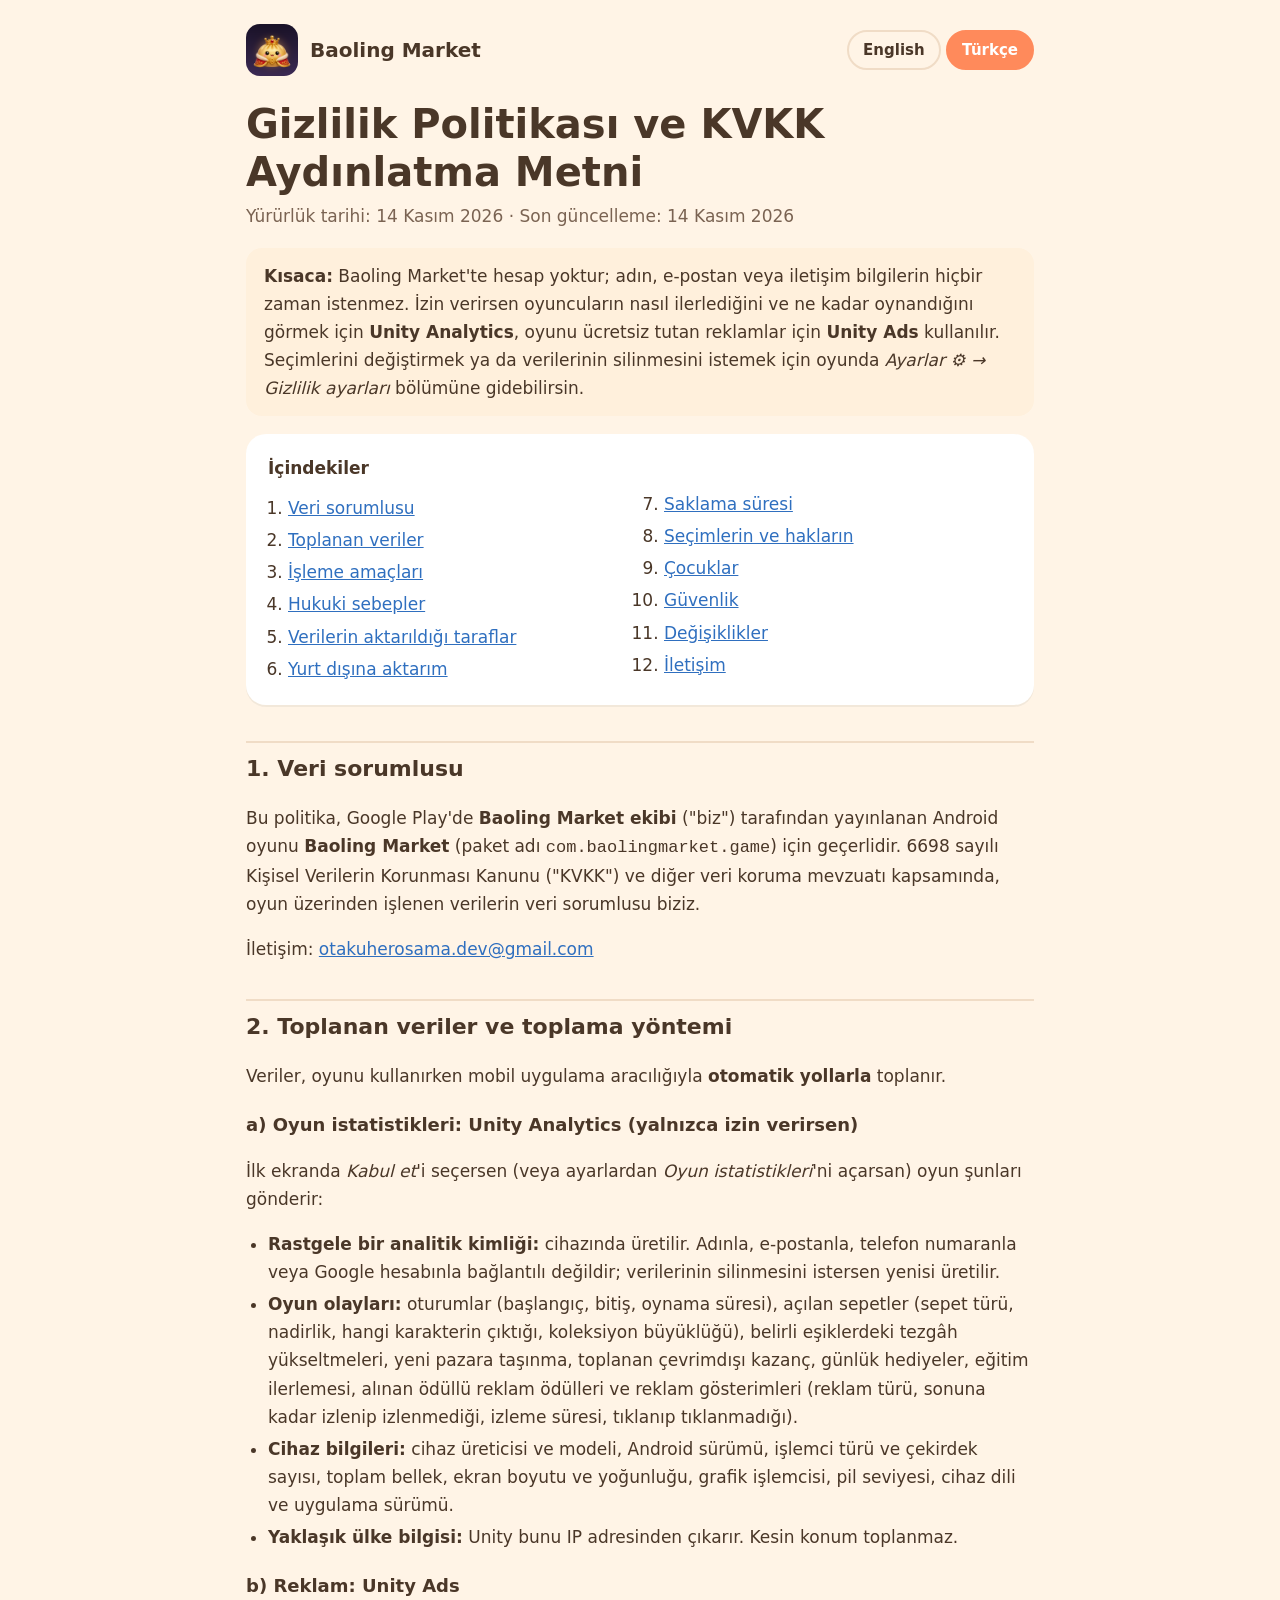
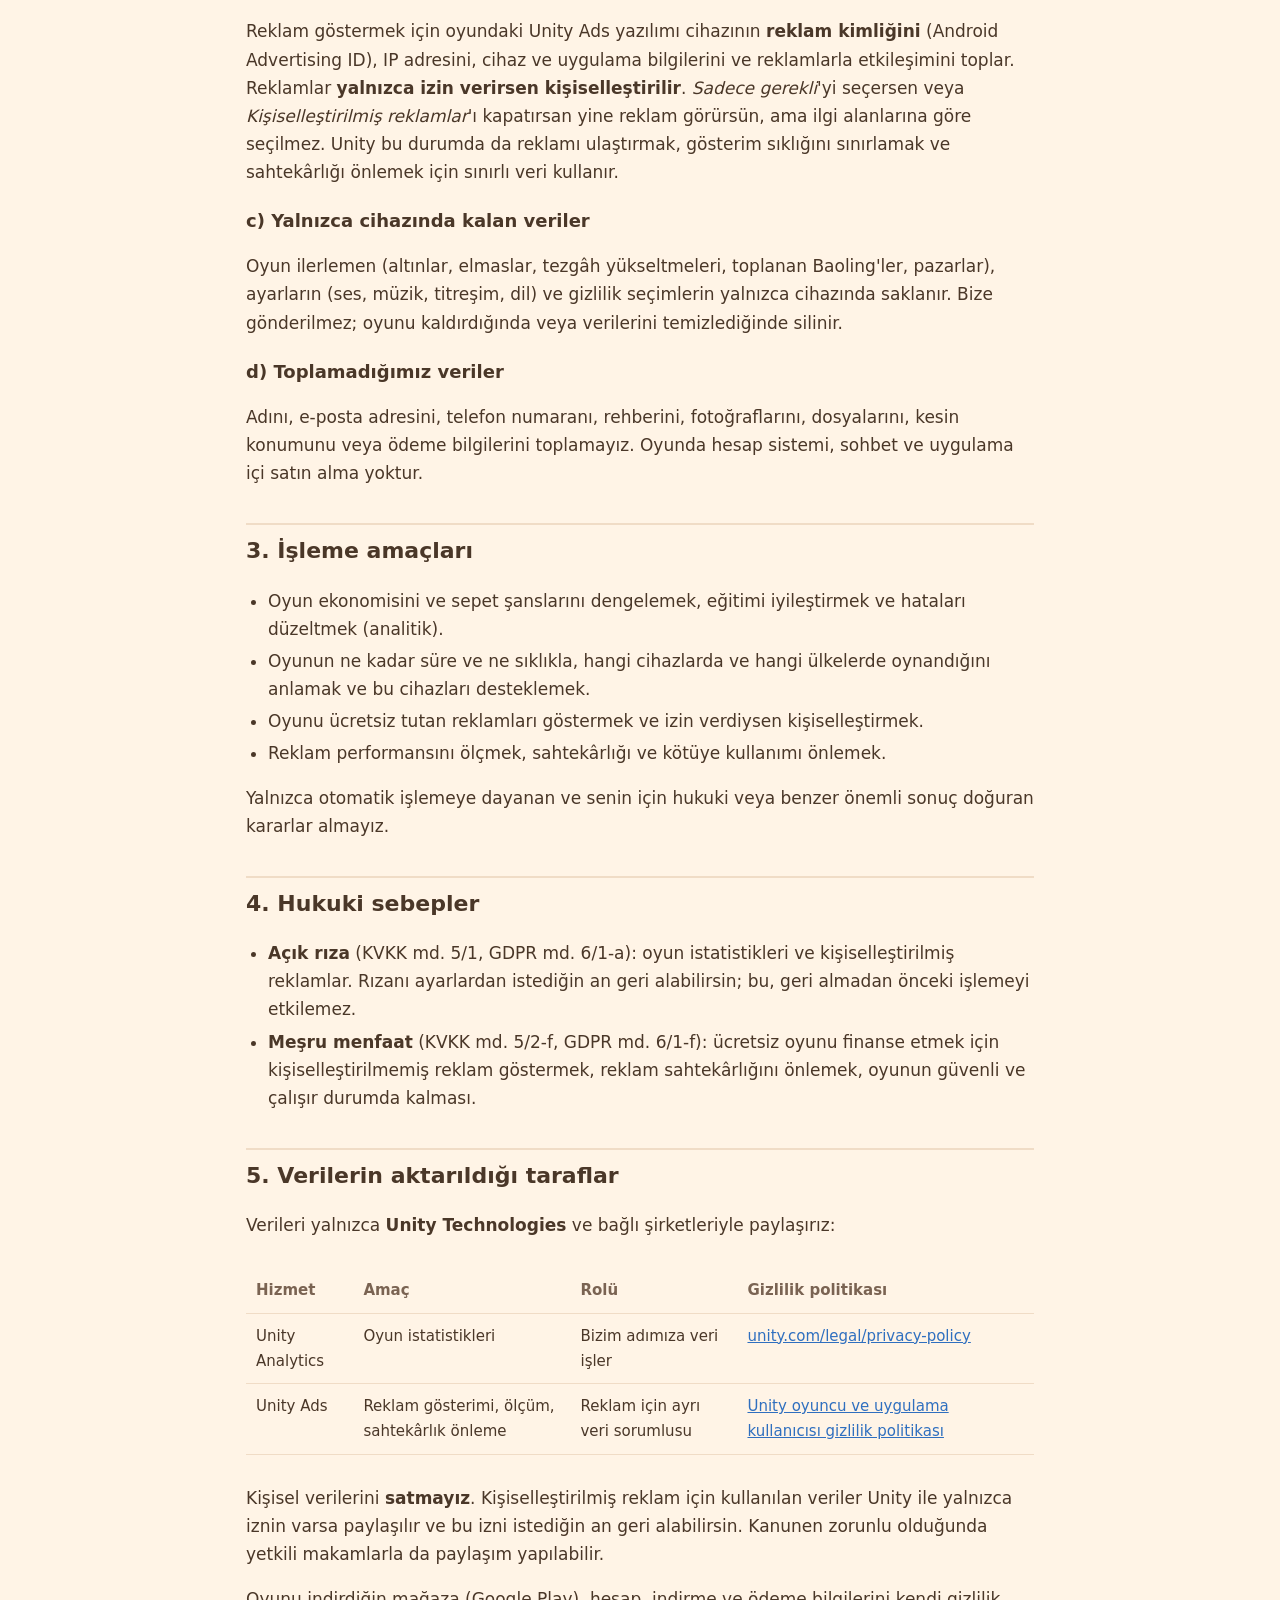
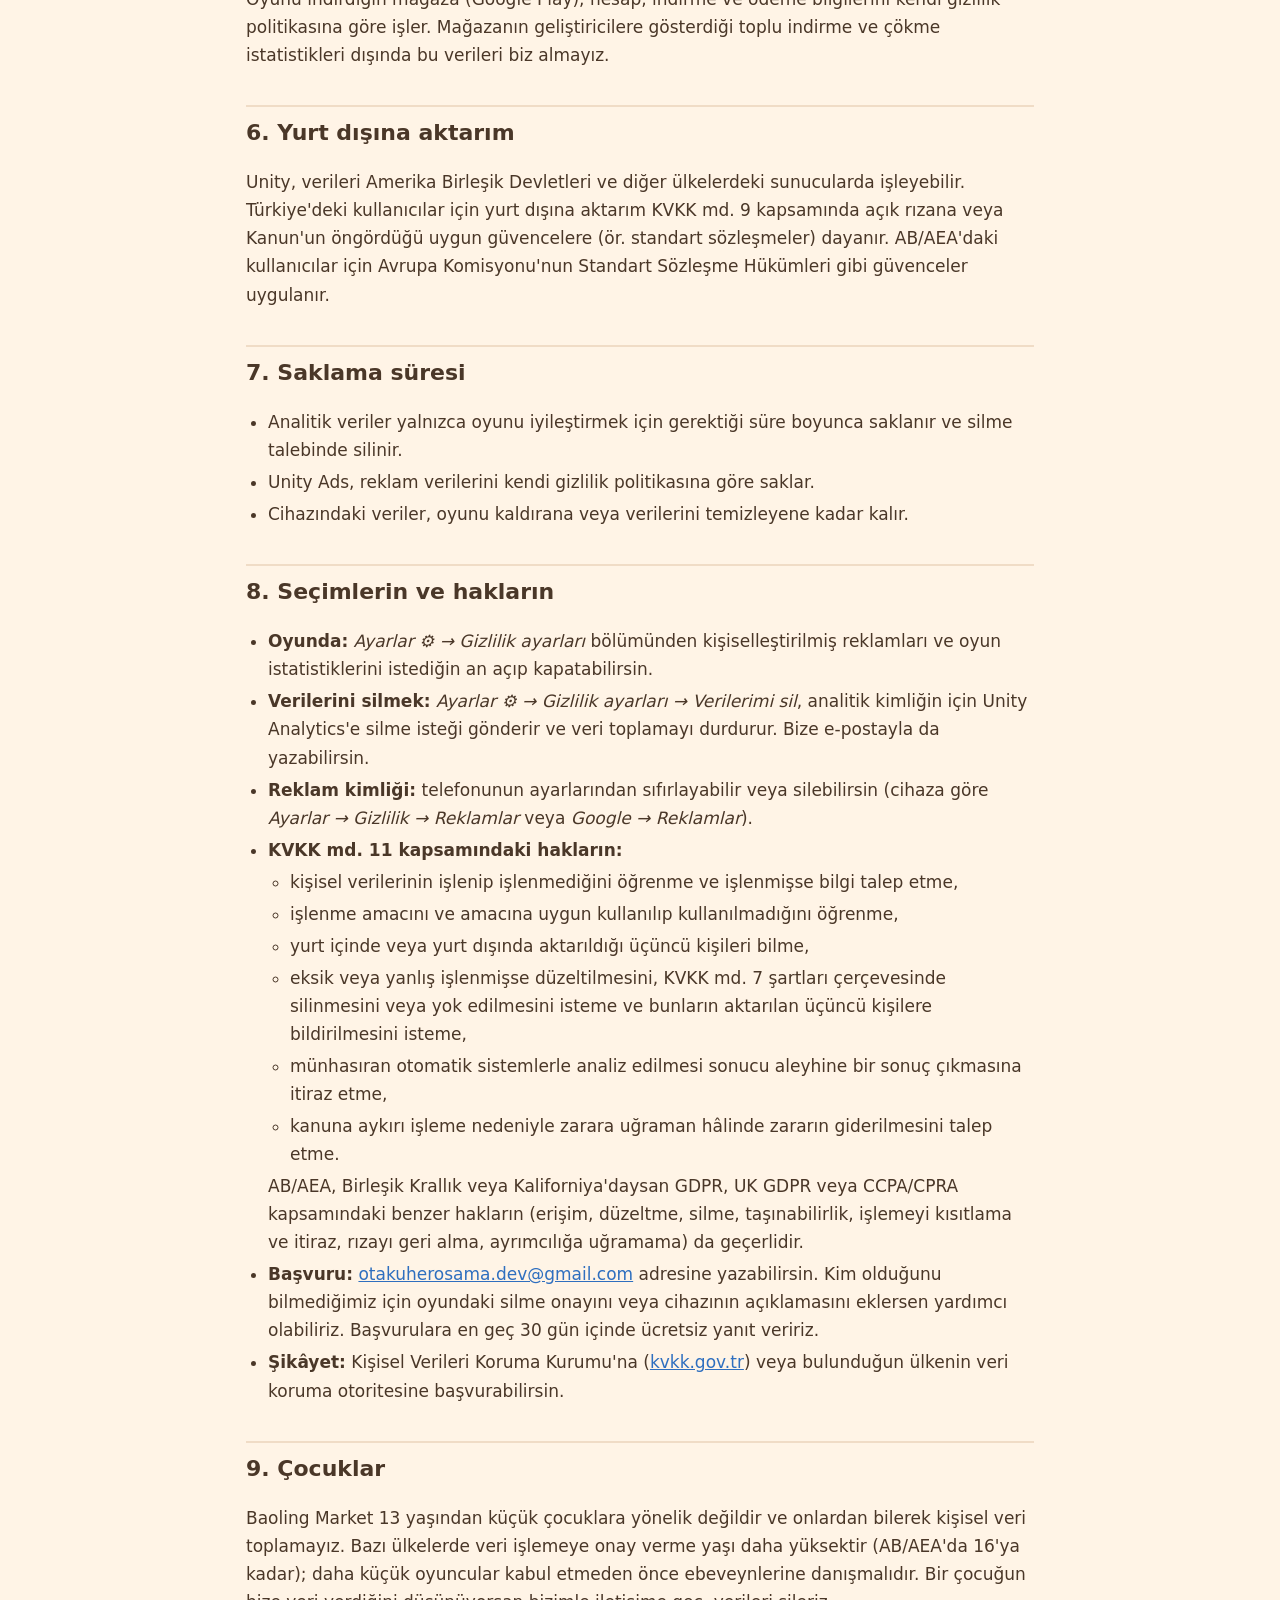
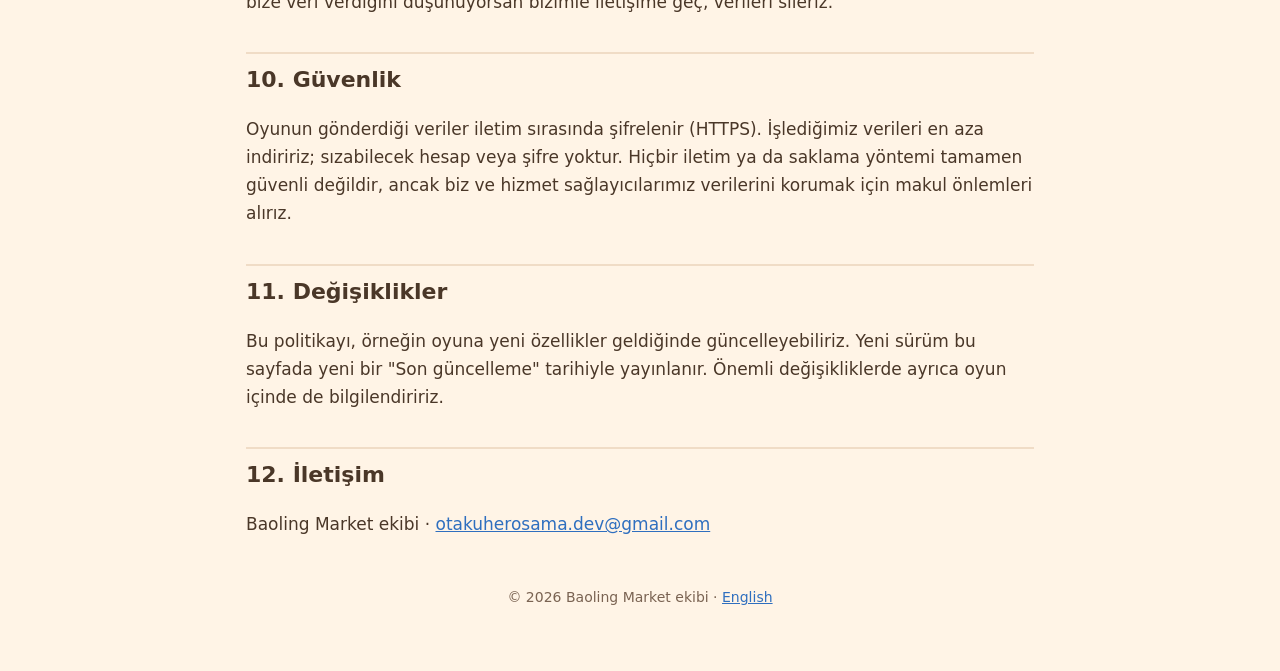
<file: baoling/privacy-tr.html>
<!doctype html>
<html lang="tr">
<head>
  <meta charset="utf-8">
  <meta name="viewport" content="width=device-width, initial-scale=1">
  <title>Gizlilik Politikası – Baoling Market</title>
  <meta name="description" content="Baoling Market mobil oyununun gizlilik politikası ve KVKK aydınlatma metni: hangi veriler, neden toplanır, kime aktarılır ve haklarınız.">
  <link rel="icon" href="icon.png">
  <link rel="stylesheet" href="../style.css">
  <link rel="alternate" hreflang="en" href="privacy.html">
</head>
<body>
  <div class="wrap">
    <header class="top">
      <a class="brand" href="index.html"><img src="icon.png" alt=""><span>Baoling Market</span></a>
      <div class="lang"><a href="privacy.html" lang="en">English</a> <a href="privacy-tr.html" aria-current="true">Türkçe</a></div>
    </header>

    <h1>Gizlilik Politikası ve KVKK Aydınlatma Metni</h1>
    <p class="meta">Yürürlük tarihi: 14 Kasım 2026 · Son güncelleme: 14 Kasım 2026</p>

    <div class="note">
      <strong>Kısaca:</strong> Baoling Market'te hesap yoktur; adın, e-postan veya iletişim bilgilerin hiçbir zaman istenmez.
      İzin verirsen oyuncuların nasıl ilerlediğini ve ne kadar oynandığını görmek için <strong>Unity Analytics</strong>,
      oyunu ücretsiz tutan reklamlar için <strong>Unity Ads</strong> kullanılır. Seçimlerini değiştirmek ya da verilerinin
      silinmesini istemek için oyunda <em>Ayarlar ⚙️ → Gizlilik ayarları</em> bölümüne gidebilirsin.
    </div>

    <nav class="toc card" aria-label="İçindekiler">
      <strong>İçindekiler</strong>
      <ol>
        <li><a href="#who">Veri sorumlusu</a></li>
        <li><a href="#data">Toplanan veriler</a></li>
        <li><a href="#use">İşleme amaçları</a></li>
        <li><a href="#legal">Hukuki sebepler</a></li>
        <li><a href="#share">Verilerin aktarıldığı taraflar</a></li>
        <li><a href="#transfer">Yurt dışına aktarım</a></li>
        <li><a href="#retention">Saklama süresi</a></li>
        <li><a href="#choices">Seçimlerin ve hakların</a></li>
        <li><a href="#children">Çocuklar</a></li>
        <li><a href="#security">Güvenlik</a></li>
        <li><a href="#changes">Değişiklikler</a></li>
        <li><a href="#contact">İletişim</a></li>
      </ol>
    </nav>

    <h2 id="who">1. Veri sorumlusu</h2>
    <p>Bu politika, Google Play'de <strong>Baoling Market ekibi</strong> ("biz") tarafından yayınlanan Android oyunu
      <strong>Baoling Market</strong> (paket adı <code>com.baolingmarket.game</code>) için geçerlidir. 6698 sayılı Kişisel
      Verilerin Korunması Kanunu ("KVKK") ve diğer veri koruma mevzuatı kapsamında, oyun üzerinden işlenen verilerin veri
      sorumlusu biziz.</p>
    <p>İletişim: <a href="mailto:otakuherosama.dev@gmail.com">otakuherosama.dev@gmail.com</a></p>

    <h2 id="data">2. Toplanan veriler ve toplama yöntemi</h2>
    <p>Veriler, oyunu kullanırken mobil uygulama aracılığıyla <strong>otomatik yollarla</strong> toplanır.</p>
    <h3>a) Oyun istatistikleri: Unity Analytics (yalnızca izin verirsen)</h3>
    <p>İlk ekranda <em>Kabul et</em>'i seçersen (veya ayarlardan <em>Oyun istatistikleri</em>'ni açarsan) oyun şunları gönderir:</p>
    <ul>
      <li><strong>Rastgele bir analitik kimliği:</strong> cihazında üretilir. Adınla, e-postanla, telefon numaranla veya Google hesabınla bağlantılı değildir; verilerinin silinmesini istersen yenisi üretilir.</li>
      <li><strong>Oyun olayları:</strong> oturumlar (başlangıç, bitiş, oynama süresi), açılan sepetler (sepet türü, nadirlik, hangi karakterin çıktığı, koleksiyon büyüklüğü), belirli eşiklerdeki tezgâh yükseltmeleri, yeni pazara taşınma, toplanan çevrimdışı kazanç, günlük hediyeler, eğitim ilerlemesi, alınan ödüllü reklam ödülleri ve reklam gösterimleri (reklam türü, sonuna kadar izlenip izlenmediği, izleme süresi, tıklanıp tıklanmadığı).</li>
      <li><strong>Cihaz bilgileri:</strong> cihaz üreticisi ve modeli, Android sürümü, işlemci türü ve çekirdek sayısı, toplam bellek, ekran boyutu ve yoğunluğu, grafik işlemcisi, pil seviyesi, cihaz dili ve uygulama sürümü.</li>
      <li><strong>Yaklaşık ülke bilgisi:</strong> Unity bunu IP adresinden çıkarır. Kesin konum toplanmaz.</li>
    </ul>
    <h3>b) Reklam: Unity Ads</h3>
    <p>Reklam göstermek için oyundaki Unity Ads yazılımı cihazının <strong>reklam kimliğini</strong> (Android Advertising ID),
      IP adresini, cihaz ve uygulama bilgilerini ve reklamlarla etkileşimini toplar. Reklamlar <strong>yalnızca izin
      verirsen kişiselleştirilir</strong>. <em>Sadece gerekli</em>'yi seçersen veya <em>Kişiselleştirilmiş reklamlar</em>'ı
      kapatırsan yine reklam görürsün, ama ilgi alanlarına göre seçilmez. Unity bu durumda da reklamı ulaştırmak, gösterim
      sıklığını sınırlamak ve sahtekârlığı önlemek için sınırlı veri kullanır.</p>
    <h3>c) Yalnızca cihazında kalan veriler</h3>
    <p>Oyun ilerlemen (altınlar, elmaslar, tezgâh yükseltmeleri, toplanan Baoling'ler, pazarlar), ayarların (ses, müzik, titreşim, dil) ve gizlilik seçimlerin yalnızca
      cihazında saklanır. Bize gönderilmez; oyunu kaldırdığında veya verilerini temizlediğinde silinir.</p>
    <h3>d) Toplamadığımız veriler</h3>
    <p>Adını, e-posta adresini, telefon numaranı, rehberini, fotoğraflarını, dosyalarını, kesin konumunu veya ödeme
      bilgilerini toplamayız. Oyunda hesap sistemi, sohbet ve uygulama içi satın alma yoktur.</p>

    <h2 id="use">3. İşleme amaçları</h2>
    <ul>
      <li>Oyun ekonomisini ve sepet şanslarını dengelemek, eğitimi iyileştirmek ve hataları düzeltmek (analitik).</li>
      <li>Oyunun ne kadar süre ve ne sıklıkla, hangi cihazlarda ve hangi ülkelerde oynandığını anlamak ve bu cihazları desteklemek.</li>
      <li>Oyunu ücretsiz tutan reklamları göstermek ve izin verdiysen kişiselleştirmek.</li>
      <li>Reklam performansını ölçmek, sahtekârlığı ve kötüye kullanımı önlemek.</li>
    </ul>
    <p>Yalnızca otomatik işlemeye dayanan ve senin için hukuki veya benzer önemli sonuç doğuran kararlar almayız.</p>

    <h2 id="legal">4. Hukuki sebepler</h2>
    <ul>
      <li><strong>Açık rıza</strong> (KVKK md. 5/1, GDPR md. 6/1-a): oyun istatistikleri ve kişiselleştirilmiş reklamlar. Rızanı ayarlardan istediğin an geri alabilirsin; bu, geri almadan önceki işlemeyi etkilemez.</li>
      <li><strong>Meşru menfaat</strong> (KVKK md. 5/2-f, GDPR md. 6/1-f): ücretsiz oyunu finanse etmek için kişiselleştirilmemiş reklam göstermek, reklam sahtekârlığını önlemek, oyunun güvenli ve çalışır durumda kalması.</li>
    </ul>

    <h2 id="share">5. Verilerin aktarıldığı taraflar</h2>
    <p>Verileri yalnızca <strong>Unity Technologies</strong> ve bağlı şirketleriyle paylaşırız:</p>
    <div class="table-scroll">
      <table>
        <tr><th>Hizmet</th><th>Amaç</th><th>Rolü</th><th>Gizlilik politikası</th></tr>
        <tr><td>Unity Analytics</td><td>Oyun istatistikleri</td><td>Bizim adımıza veri işler</td><td><a href="https://unity.com/legal/privacy-policy" rel="noopener">unity.com/legal/privacy-policy</a></td></tr>
        <tr><td>Unity Ads</td><td>Reklam gösterimi, ölçüm, sahtekârlık önleme</td><td>Reklam için ayrı veri sorumlusu</td><td><a href="https://unity.com/legal/game-player-and-app-user-privacy-policy" rel="noopener">Unity oyuncu ve uygulama kullanıcısı gizlilik politikası</a></td></tr>
      </table>
    </div>
    <p>Kişisel verilerini <strong>satmayız</strong>. Kişiselleştirilmiş reklam için kullanılan veriler Unity ile yalnızca
      iznin varsa paylaşılır ve bu izni istediğin an geri alabilirsin. Kanunen zorunlu olduğunda yetkili makamlarla da
      paylaşım yapılabilir.</p>
    <p>Oyunu indirdiğin mağaza (Google Play), hesap, indirme ve ödeme bilgilerini kendi gizlilik
      politikasına göre işler. Mağazanın geliştiricilere gösterdiği toplu indirme ve çökme istatistikleri dışında bu
      verileri biz almayız.</p>

    <h2 id="transfer">6. Yurt dışına aktarım</h2>
    <p>Unity, verileri Amerika Birleşik Devletleri ve diğer ülkelerdeki sunucularda işleyebilir. Türkiye'deki kullanıcılar
      için yurt dışına aktarım KVKK md. 9 kapsamında açık rızana veya Kanun'un öngördüğü uygun güvencelere (ör. standart
      sözleşmeler) dayanır. AB/AEA'daki kullanıcılar için Avrupa Komisyonu'nun Standart Sözleşme Hükümleri gibi güvenceler
      uygulanır.</p>

    <h2 id="retention">7. Saklama süresi</h2>
    <ul>
      <li>Analitik veriler yalnızca oyunu iyileştirmek için gerektiği süre boyunca saklanır ve silme talebinde silinir.</li>
      <li>Unity Ads, reklam verilerini kendi gizlilik politikasına göre saklar.</li>
      <li>Cihazındaki veriler, oyunu kaldırana veya verilerini temizleyene kadar kalır.</li>
    </ul>

    <h2 id="choices">8. Seçimlerin ve hakların</h2>
    <ul>
      <li><strong>Oyunda:</strong> <em>Ayarlar ⚙️ → Gizlilik ayarları</em> bölümünden kişiselleştirilmiş reklamları ve oyun istatistiklerini istediğin an açıp kapatabilirsin.</li>
      <li><strong>Verilerini silmek:</strong> <em>Ayarlar ⚙️ → Gizlilik ayarları → Verilerimi sil</em>, analitik kimliğin için Unity Analytics'e silme isteği gönderir ve veri toplamayı durdurur. Bize e-postayla da yazabilirsin.</li>
      <li><strong>Reklam kimliği:</strong> telefonunun ayarlarından sıfırlayabilir veya silebilirsin (cihaza göre <em>Ayarlar → Gizlilik → Reklamlar</em> veya <em>Google → Reklamlar</em>).</li>
      <li><strong>KVKK md. 11 kapsamındaki hakların:</strong>
        <ul>
          <li>kişisel verilerinin işlenip işlenmediğini öğrenme ve işlenmişse bilgi talep etme,</li>
          <li>işlenme amacını ve amacına uygun kullanılıp kullanılmadığını öğrenme,</li>
          <li>yurt içinde veya yurt dışında aktarıldığı üçüncü kişileri bilme,</li>
          <li>eksik veya yanlış işlenmişse düzeltilmesini, KVKK md. 7 şartları çerçevesinde silinmesini veya yok edilmesini isteme ve bunların aktarılan üçüncü kişilere bildirilmesini isteme,</li>
          <li>münhasıran otomatik sistemlerle analiz edilmesi sonucu aleyhine bir sonuç çıkmasına itiraz etme,</li>
          <li>kanuna aykırı işleme nedeniyle zarara uğraman hâlinde zararın giderilmesini talep etme.</li>
        </ul>
        AB/AEA, Birleşik Krallık veya Kaliforniya'daysan GDPR, UK GDPR veya CCPA/CPRA kapsamındaki benzer hakların (erişim, düzeltme, silme, taşınabilirlik, işlemeyi kısıtlama ve itiraz, rızayı geri alma, ayrımcılığa uğramama) da geçerlidir.</li>
      <li><strong>Başvuru:</strong> <a href="mailto:otakuherosama.dev@gmail.com">otakuherosama.dev@gmail.com</a> adresine yazabilirsin. Kim olduğunu bilmediğimiz için oyundaki silme onayını veya cihazının açıklamasını eklersen yardımcı olabiliriz. Başvurulara en geç 30 gün içinde ücretsiz yanıt veririz.</li>
      <li><strong>Şikâyet:</strong> Kişisel Verileri Koruma Kurumu'na (<a href="https://www.kvkk.gov.tr/" rel="noopener">kvkk.gov.tr</a>) veya bulunduğun ülkenin veri koruma otoritesine başvurabilirsin.</li>
    </ul>

    <h2 id="children">9. Çocuklar</h2>
    <p>Baoling Market 13 yaşından küçük çocuklara yönelik değildir ve onlardan bilerek kişisel veri toplamayız. Bazı ülkelerde
      veri işlemeye onay verme yaşı daha yüksektir (AB/AEA'da 16'ya kadar); daha küçük oyuncular kabul etmeden önce
      ebeveynlerine danışmalıdır. Bir çocuğun bize veri verdiğini düşünüyorsan bizimle iletişime geç, verileri sileriz.</p>

    <h2 id="security">10. Güvenlik</h2>
    <p>Oyunun gönderdiği veriler iletim sırasında şifrelenir (HTTPS). İşlediğimiz verileri en aza indiririz; sızabilecek
      hesap veya şifre yoktur. Hiçbir iletim ya da saklama yöntemi tamamen güvenli değildir, ancak biz ve hizmet
      sağlayıcılarımız verilerini korumak için makul önlemleri alırız.</p>

    <h2 id="changes">11. Değişiklikler</h2>
    <p>Bu politikayı, örneğin oyuna yeni özellikler geldiğinde güncelleyebiliriz. Yeni sürüm bu sayfada yeni bir "Son
      güncelleme" tarihiyle yayınlanır. Önemli değişikliklerde ayrıca oyun içinde de bilgilendiririz.</p>

    <h2 id="contact">12. İletişim</h2>
    <p>Baoling Market ekibi · <a href="mailto:otakuherosama.dev@gmail.com">otakuherosama.dev@gmail.com</a></p>

    <footer>© 2026 Baoling Market ekibi · <a href="privacy.html" lang="en">English</a></footer>
  </div>
</body>
</html>
</file>
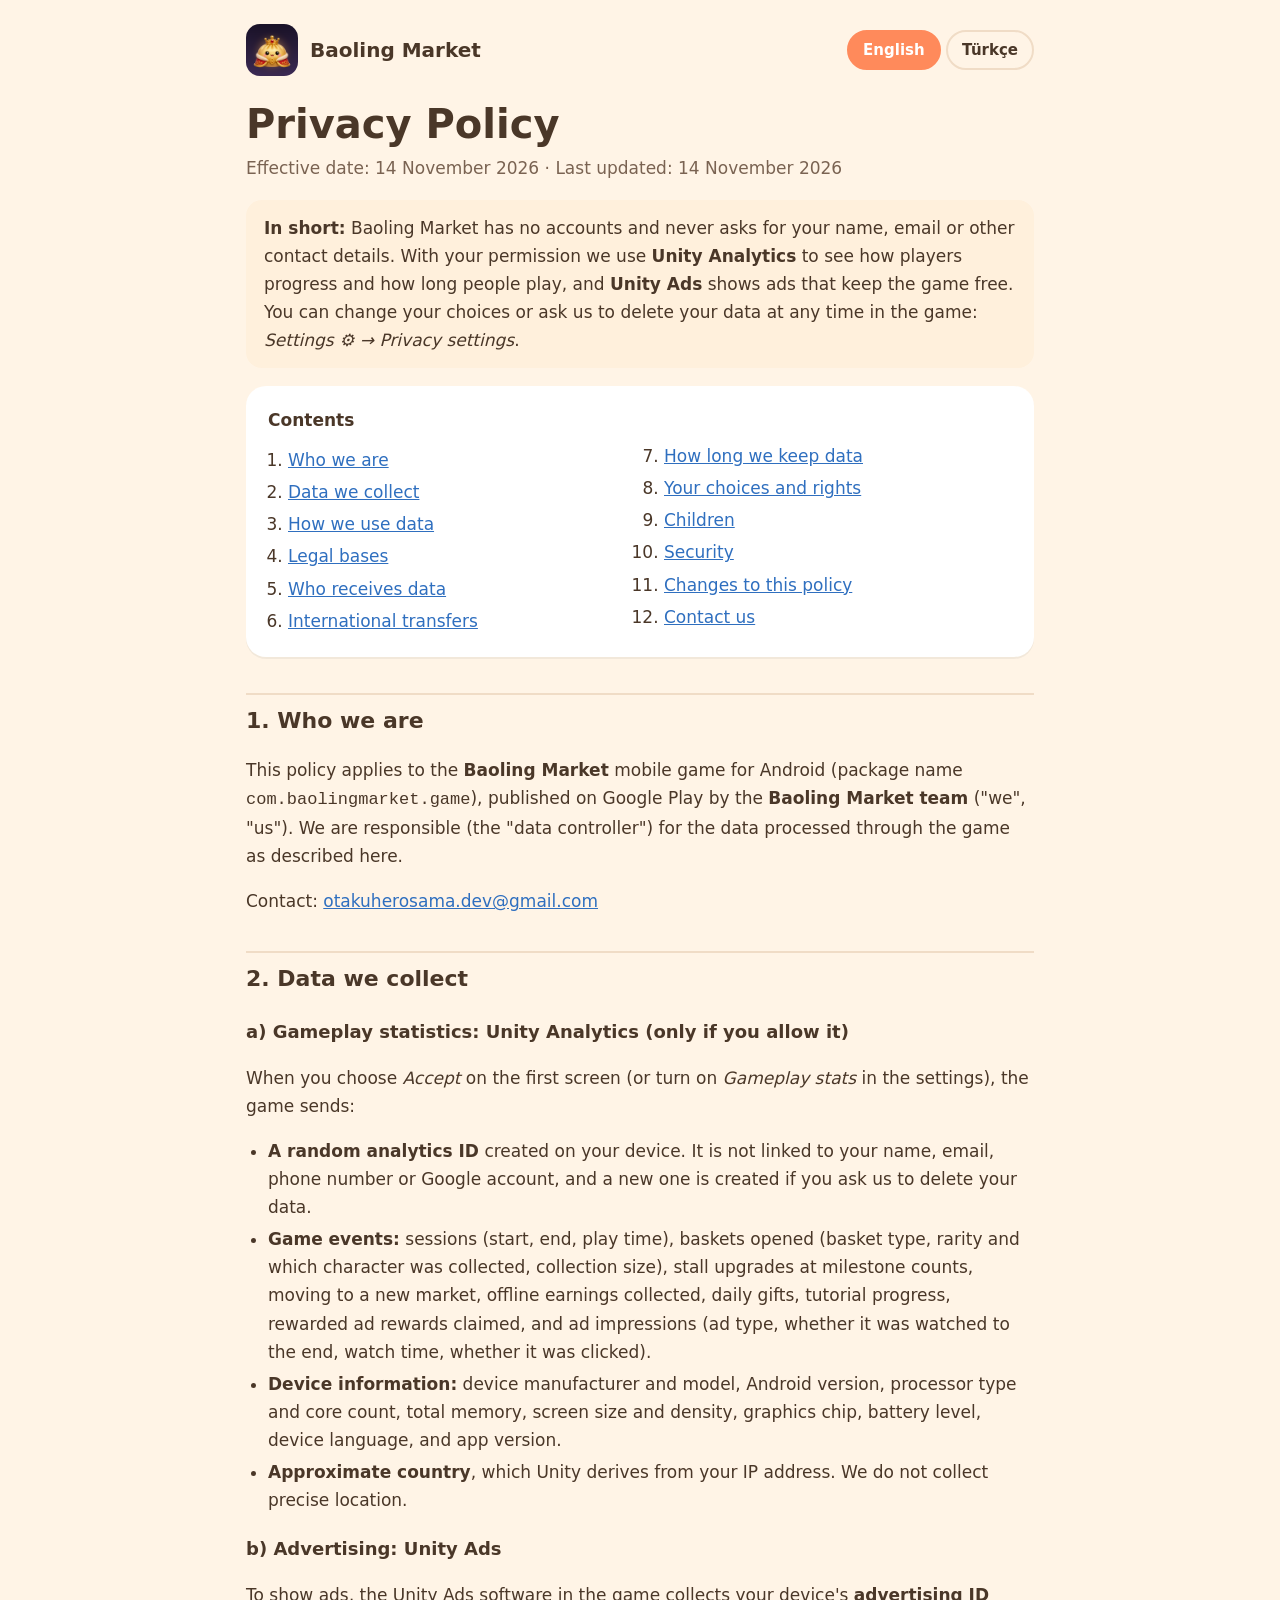
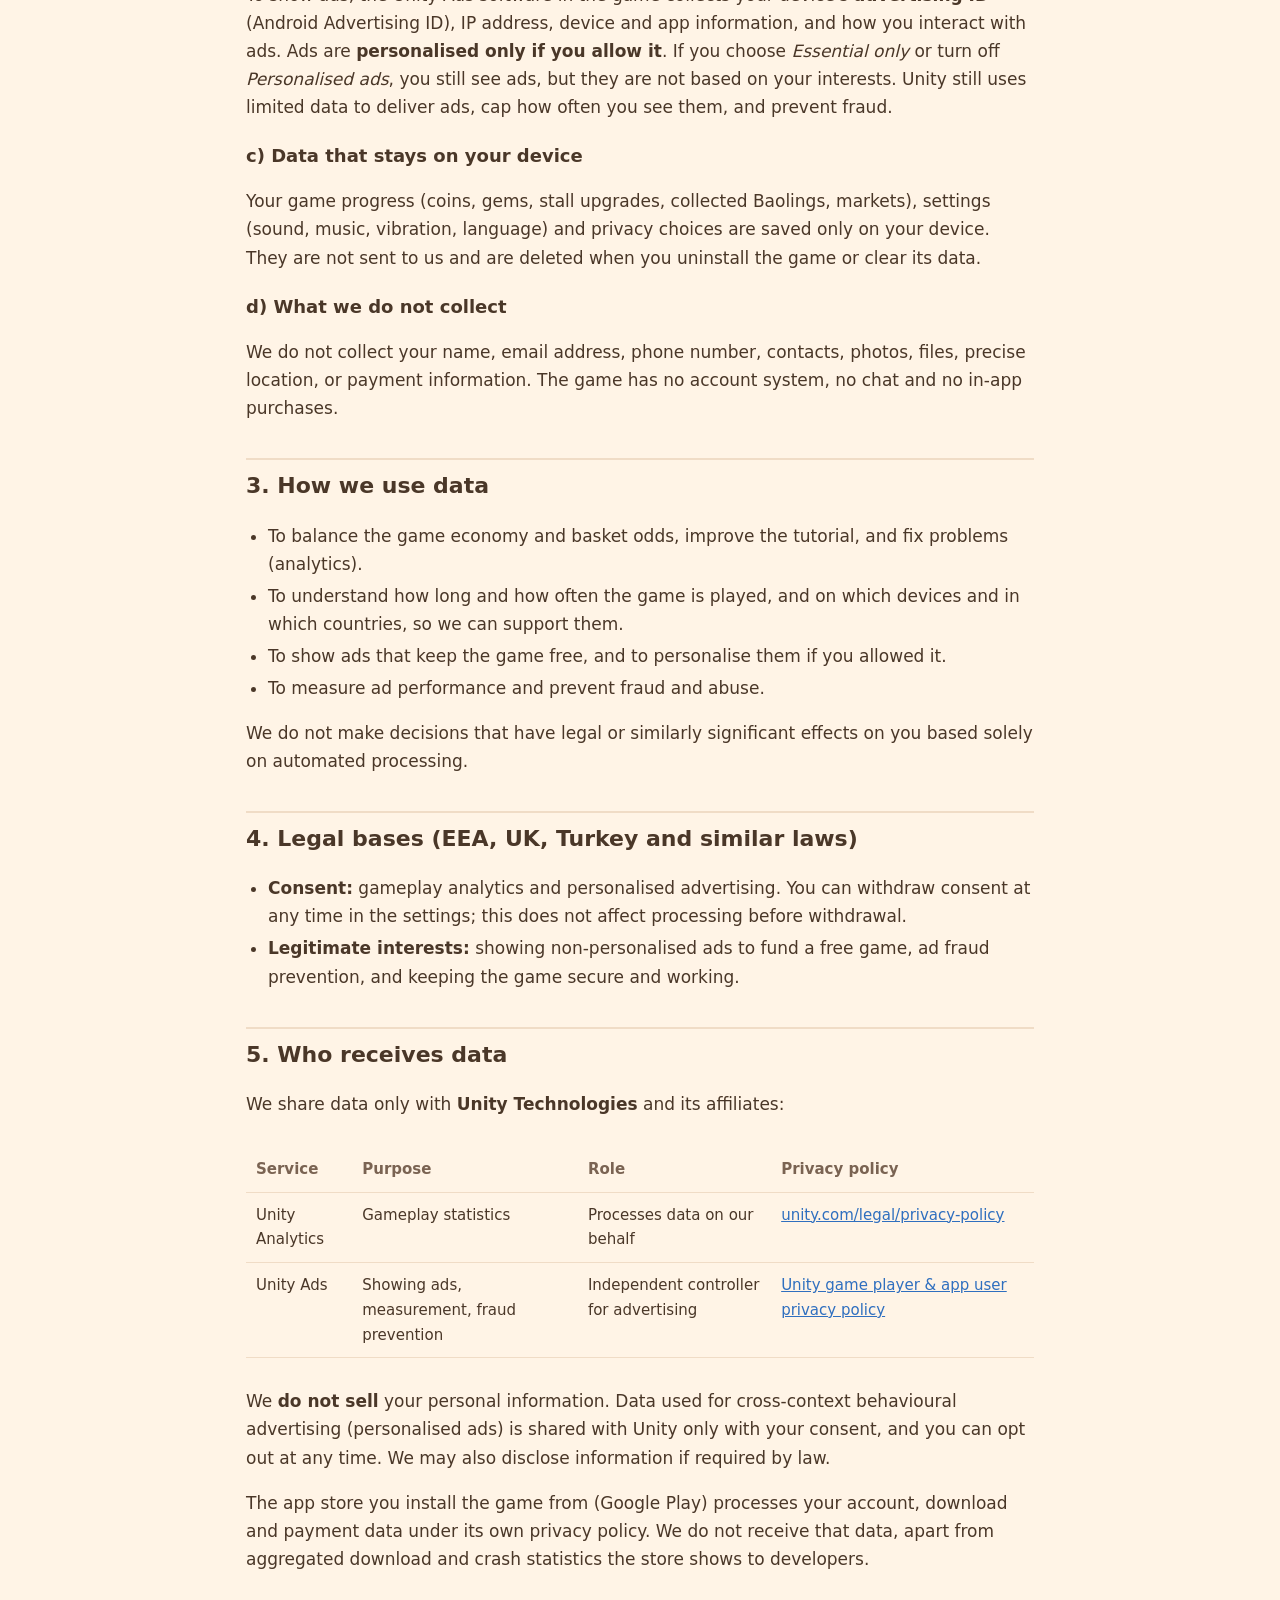
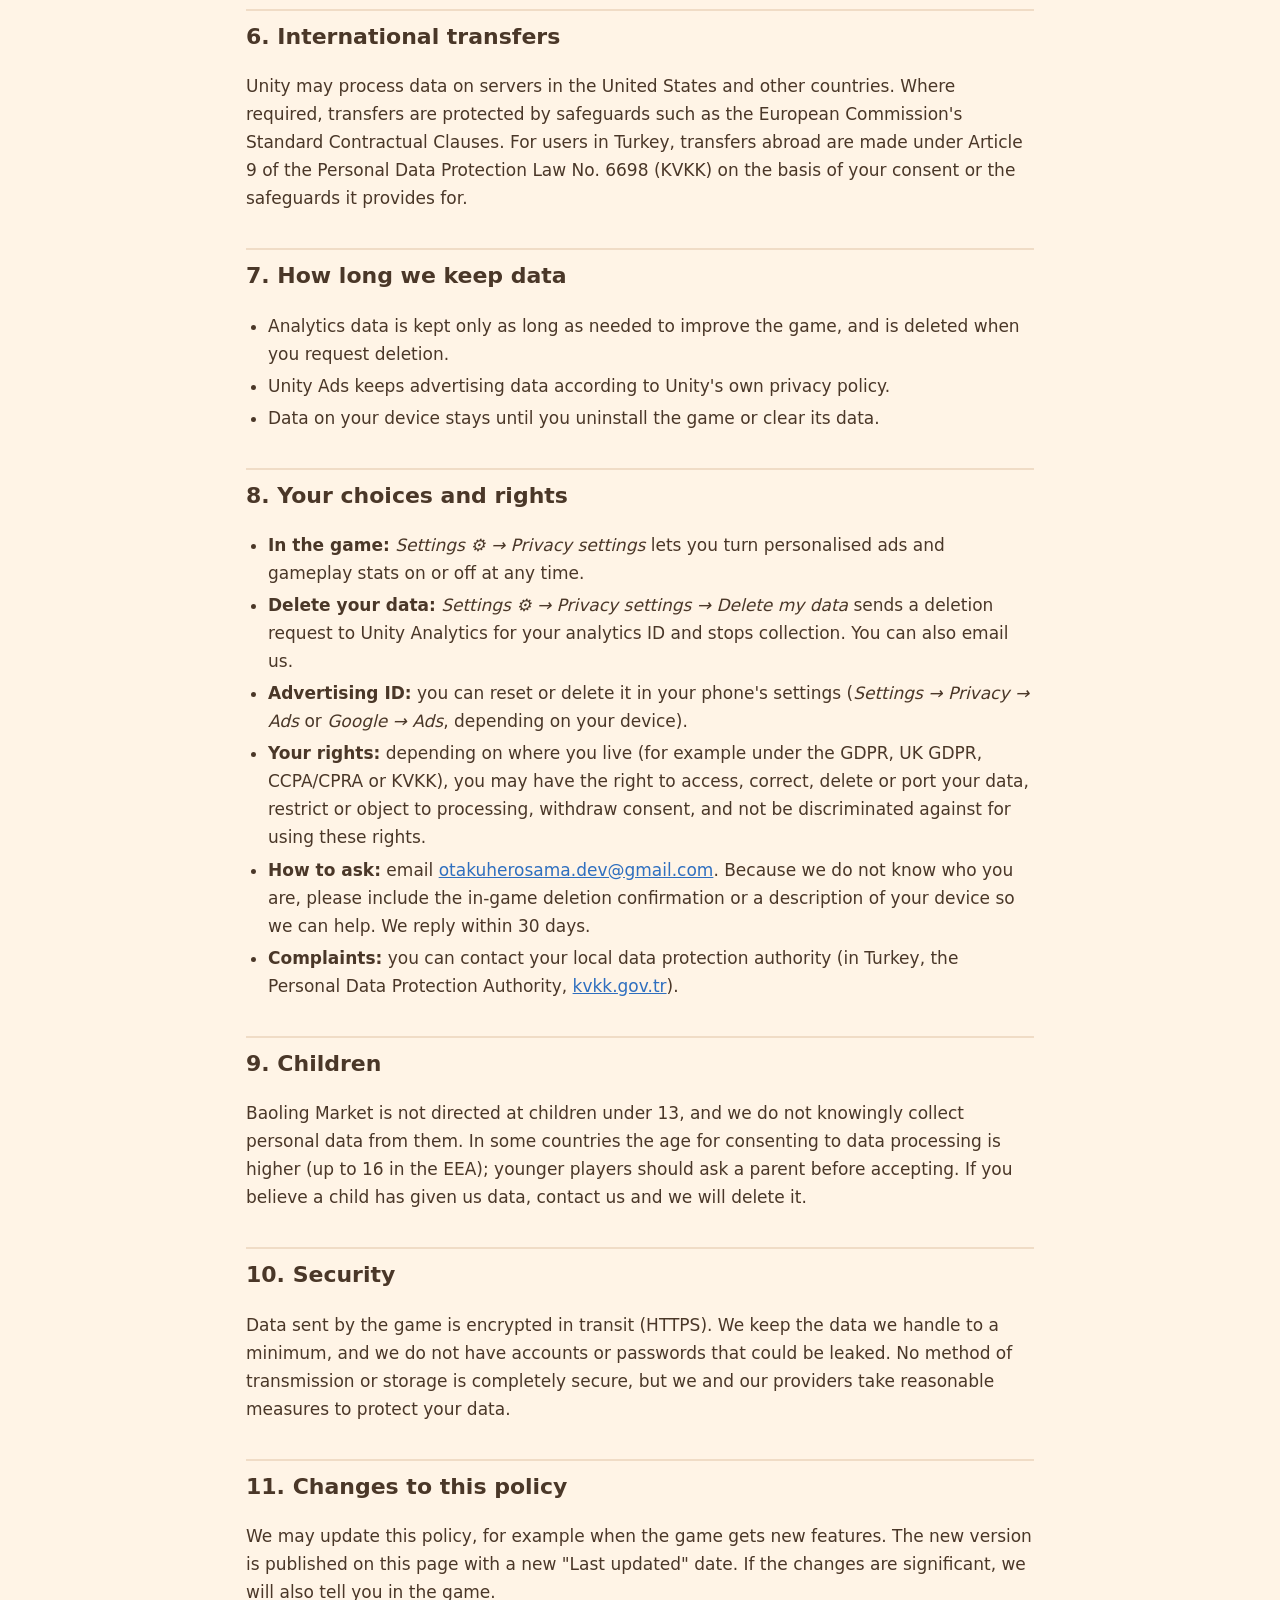
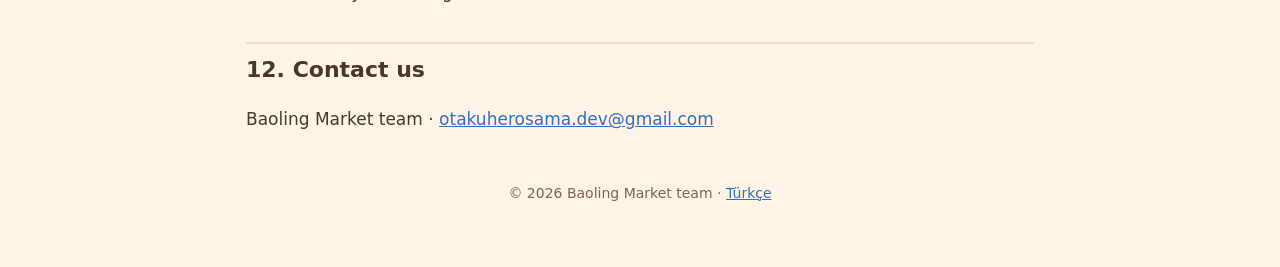
<file: baoling/privacy.html>
<!doctype html>
<html lang="en">
<head>
  <meta charset="utf-8">
  <meta name="viewport" content="width=device-width, initial-scale=1">
  <title>Privacy Policy – Baoling Market</title>
  <meta name="description" content="Privacy Policy of the Baoling Market mobile game: what data is collected, why, who receives it, and your choices.">
  <link rel="icon" href="icon.png">
  <link rel="stylesheet" href="../style.css">
  <link rel="alternate" hreflang="tr" href="privacy-tr.html">
</head>
<body>
  <div class="wrap">
    <header class="top">
      <a class="brand" href="index.html"><img src="icon.png" alt=""><span>Baoling Market</span></a>
      <div class="lang"><a href="privacy.html" aria-current="true">English</a> <a href="privacy-tr.html" lang="tr">Türkçe</a></div>
    </header>

    <h1>Privacy Policy</h1>
    <p class="meta">Effective date: 14 November 2026 · Last updated: 14 November 2026</p>

    <div class="note">
      <strong>In short:</strong> Baoling Market has no accounts and never asks for your name, email or other contact details.
      With your permission we use <strong>Unity Analytics</strong> to see how players progress and how long people play,
      and <strong>Unity Ads</strong> shows ads that keep the game free. You can change your choices or ask us to delete your
      data at any time in the game: <em>Settings ⚙️ → Privacy settings</em>.
    </div>

    <nav class="toc card" aria-label="Contents">
      <strong>Contents</strong>
      <ol>
        <li><a href="#who">Who we are</a></li>
        <li><a href="#data">Data we collect</a></li>
        <li><a href="#use">How we use data</a></li>
        <li><a href="#legal">Legal bases</a></li>
        <li><a href="#share">Who receives data</a></li>
        <li><a href="#transfer">International transfers</a></li>
        <li><a href="#retention">How long we keep data</a></li>
        <li><a href="#choices">Your choices and rights</a></li>
        <li><a href="#children">Children</a></li>
        <li><a href="#security">Security</a></li>
        <li><a href="#changes">Changes to this policy</a></li>
        <li><a href="#contact">Contact us</a></li>
      </ol>
    </nav>

    <h2 id="who">1. Who we are</h2>
    <p>This policy applies to the <strong>Baoling Market</strong> mobile game for Android (package name
      <code>com.baolingmarket.game</code>), published on Google Play by the <strong>Baoling Market team</strong>
      ("we", "us"). We are responsible (the "data controller") for the data processed through the game as described here.</p>
    <p>Contact: <a href="mailto:otakuherosama.dev@gmail.com">otakuherosama.dev@gmail.com</a></p>

    <h2 id="data">2. Data we collect</h2>
    <h3>a) Gameplay statistics: Unity Analytics (only if you allow it)</h3>
    <p>When you choose <em>Accept</em> on the first screen (or turn on <em>Gameplay stats</em> in the settings), the game sends:</p>
    <ul>
      <li><strong>A random analytics ID</strong> created on your device. It is not linked to your name, email, phone number or Google account, and a new one is created if you ask us to delete your data.</li>
      <li><strong>Game events:</strong> sessions (start, end, play time), baskets opened (basket type, rarity and which character was collected, collection size), stall upgrades at milestone counts, moving to a new market, offline earnings collected, daily gifts, tutorial progress, rewarded ad rewards claimed, and ad impressions (ad type, whether it was watched to the end, watch time, whether it was clicked).</li>
      <li><strong>Device information:</strong> device manufacturer and model, Android version, processor type and core count, total memory, screen size and density, graphics chip, battery level, device language, and app version.</li>
      <li><strong>Approximate country</strong>, which Unity derives from your IP address. We do not collect precise location.</li>
    </ul>
    <h3>b) Advertising: Unity Ads</h3>
    <p>To show ads, the Unity Ads software in the game collects your device's <strong>advertising ID</strong> (Android
      Advertising ID), IP address, device and app information, and how you interact with ads. Ads are
      <strong>personalised only if you allow it</strong>. If you choose <em>Essential only</em> or turn off
      <em>Personalised ads</em>, you still see ads, but they are not based on your interests. Unity still uses limited data to
      deliver ads, cap how often you see them, and prevent fraud.</p>
    <h3>c) Data that stays on your device</h3>
    <p>Your game progress (coins, gems, stall upgrades, collected Baolings, markets), settings (sound, music, vibration, language) and privacy choices are saved
      only on your device. They are not sent to us and are deleted when you uninstall the game or clear its data.</p>
    <h3>d) What we do not collect</h3>
    <p>We do not collect your name, email address, phone number, contacts, photos, files, precise location, or payment
      information. The game has no account system, no chat and no in-app purchases.</p>

    <h2 id="use">3. How we use data</h2>
    <ul>
      <li>To balance the game economy and basket odds, improve the tutorial, and fix problems (analytics).</li>
      <li>To understand how long and how often the game is played, and on which devices and in which countries, so we can support them.</li>
      <li>To show ads that keep the game free, and to personalise them if you allowed it.</li>
      <li>To measure ad performance and prevent fraud and abuse.</li>
    </ul>
    <p>We do not make decisions that have legal or similarly significant effects on you based solely on automated processing.</p>

    <h2 id="legal">4. Legal bases (EEA, UK, Turkey and similar laws)</h2>
    <ul>
      <li><strong>Consent:</strong> gameplay analytics and personalised advertising. You can withdraw consent at any time in the settings; this does not affect processing before withdrawal.</li>
      <li><strong>Legitimate interests:</strong> showing non-personalised ads to fund a free game, ad fraud prevention, and keeping the game secure and working.</li>
    </ul>

    <h2 id="share">5. Who receives data</h2>
    <p>We share data only with <strong>Unity Technologies</strong> and its affiliates:</p>
    <div class="table-scroll">
      <table>
        <tr><th>Service</th><th>Purpose</th><th>Role</th><th>Privacy policy</th></tr>
        <tr><td>Unity Analytics</td><td>Gameplay statistics</td><td>Processes data on our behalf</td><td><a href="https://unity.com/legal/privacy-policy" rel="noopener">unity.com/legal/privacy-policy</a></td></tr>
        <tr><td>Unity Ads</td><td>Showing ads, measurement, fraud prevention</td><td>Independent controller for advertising</td><td><a href="https://unity.com/legal/game-player-and-app-user-privacy-policy" rel="noopener">Unity game player &amp; app user privacy policy</a></td></tr>
      </table>
    </div>
    <p>We <strong>do not sell</strong> your personal information. Data used for cross-context behavioural advertising
      (personalised ads) is shared with Unity only with your consent, and you can opt out at any time. We may also disclose
      information if required by law.</p>
    <p>The app store you install the game from (Google Play) processes your account, download
      and payment data under its own privacy policy. We do not receive that data, apart from aggregated download and
      crash statistics the store shows to developers.</p>

    <h2 id="transfer">6. International transfers</h2>
    <p>Unity may process data on servers in the United States and other countries. Where required, transfers are protected
      by safeguards such as the European Commission's Standard Contractual Clauses. For users in Turkey, transfers abroad
      are made under Article 9 of the Personal Data Protection Law No. 6698 (KVKK) on the basis of your consent or the
      safeguards it provides for.</p>

    <h2 id="retention">7. How long we keep data</h2>
    <ul>
      <li>Analytics data is kept only as long as needed to improve the game, and is deleted when you request deletion.</li>
      <li>Unity Ads keeps advertising data according to Unity's own privacy policy.</li>
      <li>Data on your device stays until you uninstall the game or clear its data.</li>
    </ul>

    <h2 id="choices">8. Your choices and rights</h2>
    <ul>
      <li><strong>In the game:</strong> <em>Settings ⚙️ → Privacy settings</em> lets you turn personalised ads and gameplay stats on or off at any time.</li>
      <li><strong>Delete your data:</strong> <em>Settings ⚙️ → Privacy settings → Delete my data</em> sends a deletion request to Unity Analytics for your analytics ID and stops collection. You can also email us.</li>
      <li><strong>Advertising ID:</strong> you can reset or delete it in your phone's settings (<em>Settings → Privacy → Ads</em> or <em>Google → Ads</em>, depending on your device).</li>
      <li><strong>Your rights:</strong> depending on where you live (for example under the GDPR, UK GDPR, CCPA/CPRA or KVKK), you may have the right to access, correct, delete or port your data, restrict or object to processing, withdraw consent, and not be discriminated against for using these rights.</li>
      <li><strong>How to ask:</strong> email <a href="mailto:otakuherosama.dev@gmail.com">otakuherosama.dev@gmail.com</a>. Because we do not know who you are, please include the in-game deletion confirmation or a description of your device so we can help. We reply within 30 days.</li>
      <li><strong>Complaints:</strong> you can contact your local data protection authority (in Turkey, the Personal Data Protection Authority, <a href="https://www.kvkk.gov.tr/" rel="noopener">kvkk.gov.tr</a>).</li>
    </ul>

    <h2 id="children">9. Children</h2>
    <p>Baoling Market is not directed at children under 13, and we do not knowingly collect personal data from them. In some
      countries the age for consenting to data processing is higher (up to 16 in the EEA); younger players should ask a
      parent before accepting. If you believe a child has given us data, contact us and we will delete it.</p>

    <h2 id="security">10. Security</h2>
    <p>Data sent by the game is encrypted in transit (HTTPS). We keep the data we handle to a minimum, and we do not have
      accounts or passwords that could be leaked. No method of transmission or storage is completely secure, but we and our
      providers take reasonable measures to protect your data.</p>

    <h2 id="changes">11. Changes to this policy</h2>
    <p>We may update this policy, for example when the game gets new features. The new version is published on this page
      with a new "Last updated" date. If the changes are significant, we will also tell you in the game.</p>

    <h2 id="contact">12. Contact us</h2>
    <p>Baoling Market team · <a href="mailto:otakuherosama.dev@gmail.com">otakuherosama.dev@gmail.com</a></p>

    <footer>© 2026 Baoling Market team · <a href="privacy-tr.html" lang="tr">Türkçe</a></footer>
  </div>
</body>
</html>
</file>
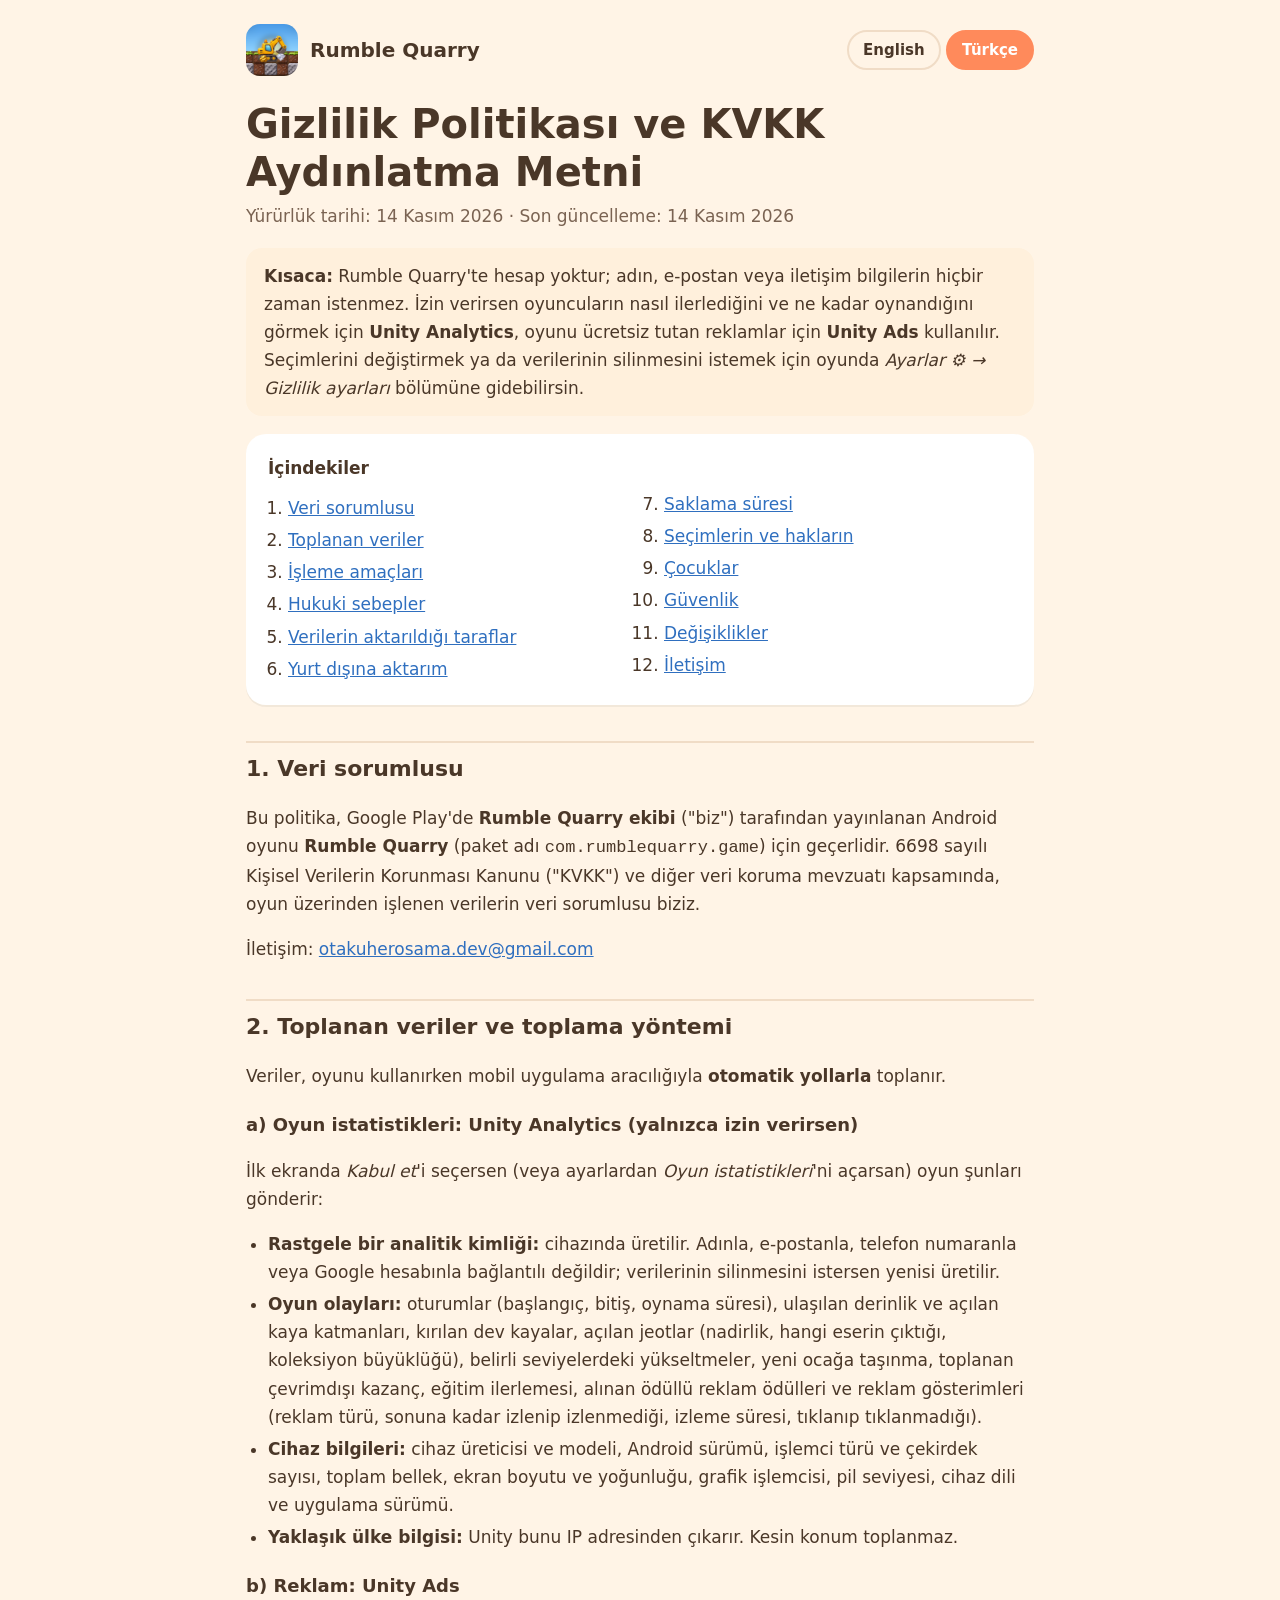
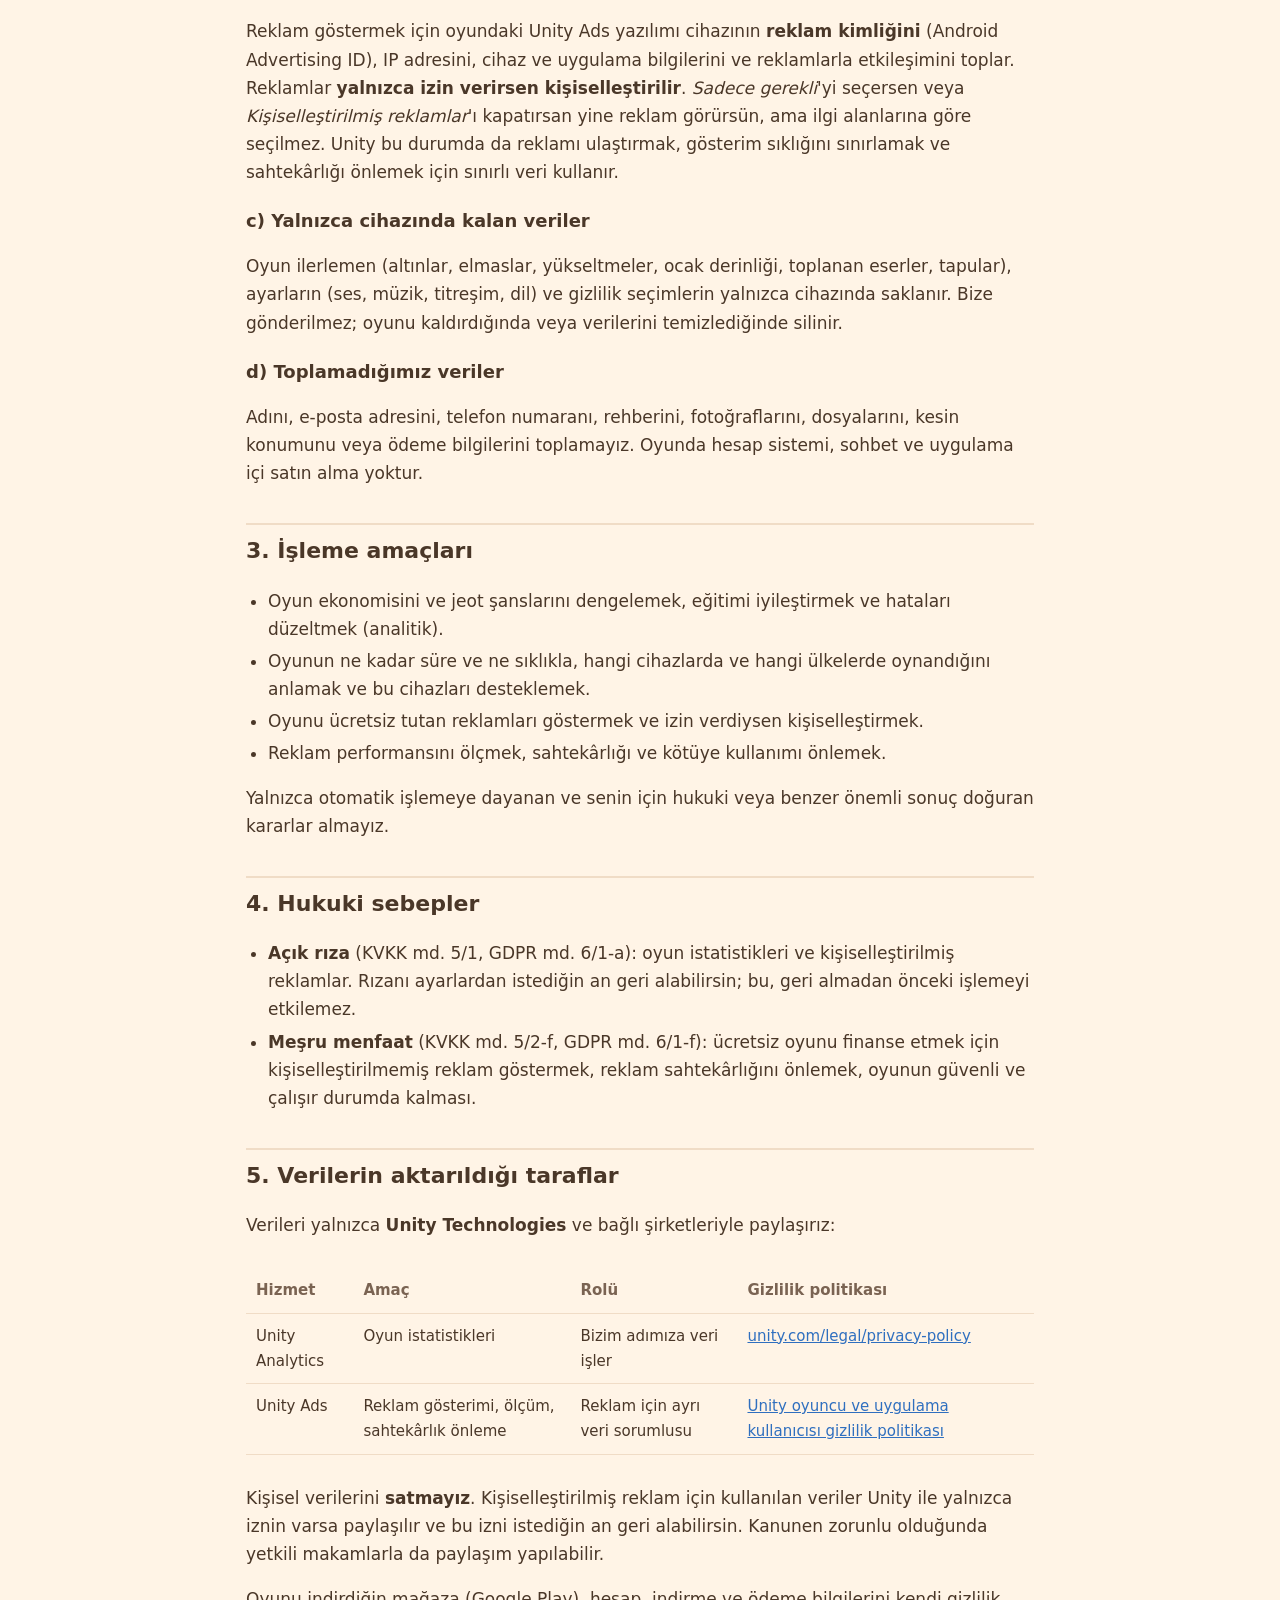
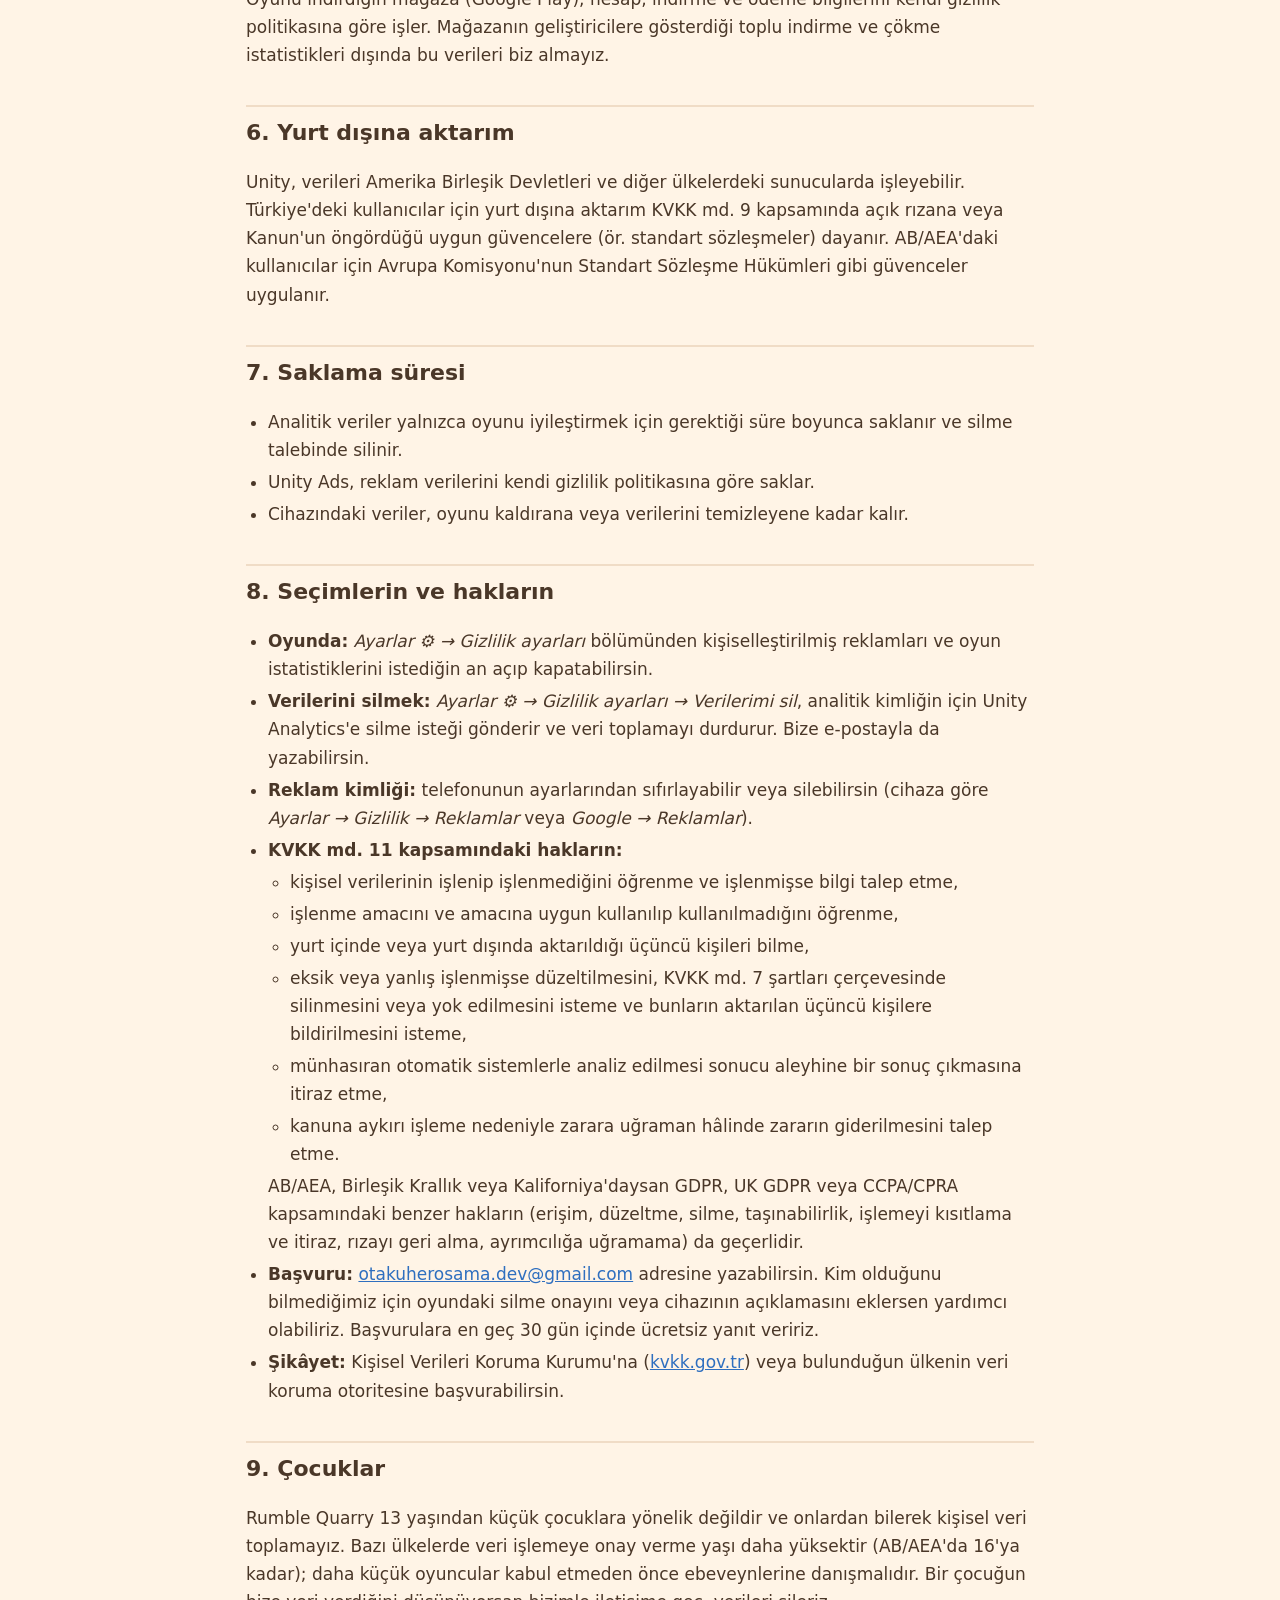
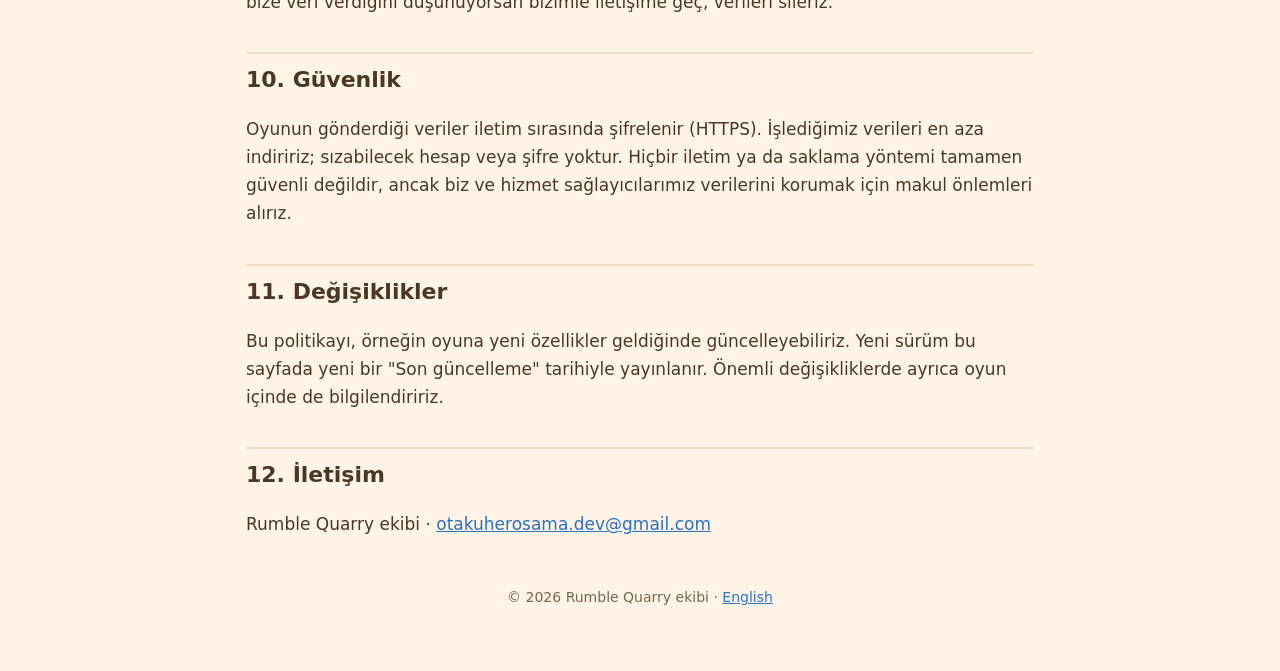
<file: quarry/privacy-tr.html>
<!doctype html>
<html lang="tr">
<head>
  <meta charset="utf-8">
  <meta name="viewport" content="width=device-width, initial-scale=1">
  <title>Gizlilik Politikası – Rumble Quarry</title>
  <meta name="description" content="Rumble Quarry mobil oyununun gizlilik politikası ve KVKK aydınlatma metni: hangi veriler, neden toplanır, kime aktarılır ve haklarınız.">
  <link rel="icon" href="icon.png">
  <link rel="stylesheet" href="../style.css">
  <link rel="alternate" hreflang="en" href="privacy.html">
</head>
<body>
  <div class="wrap">
    <header class="top">
      <a class="brand" href="index.html"><img src="icon.png" alt=""><span>Rumble Quarry</span></a>
      <div class="lang"><a href="privacy.html" lang="en">English</a> <a href="privacy-tr.html" aria-current="true">Türkçe</a></div>
    </header>

    <h1>Gizlilik Politikası ve KVKK Aydınlatma Metni</h1>
    <p class="meta">Yürürlük tarihi: 14 Kasım 2026 · Son güncelleme: 14 Kasım 2026</p>

    <div class="note">
      <strong>Kısaca:</strong> Rumble Quarry'te hesap yoktur; adın, e-postan veya iletişim bilgilerin hiçbir zaman istenmez.
      İzin verirsen oyuncuların nasıl ilerlediğini ve ne kadar oynandığını görmek için <strong>Unity Analytics</strong>,
      oyunu ücretsiz tutan reklamlar için <strong>Unity Ads</strong> kullanılır. Seçimlerini değiştirmek ya da verilerinin
      silinmesini istemek için oyunda <em>Ayarlar ⚙️ → Gizlilik ayarları</em> bölümüne gidebilirsin.
    </div>

    <nav class="toc card" aria-label="İçindekiler">
      <strong>İçindekiler</strong>
      <ol>
        <li><a href="#who">Veri sorumlusu</a></li>
        <li><a href="#data">Toplanan veriler</a></li>
        <li><a href="#use">İşleme amaçları</a></li>
        <li><a href="#legal">Hukuki sebepler</a></li>
        <li><a href="#share">Verilerin aktarıldığı taraflar</a></li>
        <li><a href="#transfer">Yurt dışına aktarım</a></li>
        <li><a href="#retention">Saklama süresi</a></li>
        <li><a href="#choices">Seçimlerin ve hakların</a></li>
        <li><a href="#children">Çocuklar</a></li>
        <li><a href="#security">Güvenlik</a></li>
        <li><a href="#changes">Değişiklikler</a></li>
        <li><a href="#contact">İletişim</a></li>
      </ol>
    </nav>

    <h2 id="who">1. Veri sorumlusu</h2>
    <p>Bu politika, Google Play'de <strong>Rumble Quarry ekibi</strong> ("biz") tarafından yayınlanan Android oyunu
      <strong>Rumble Quarry</strong> (paket adı <code>com.rumblequarry.game</code>) için geçerlidir. 6698 sayılı Kişisel
      Verilerin Korunması Kanunu ("KVKK") ve diğer veri koruma mevzuatı kapsamında, oyun üzerinden işlenen verilerin veri
      sorumlusu biziz.</p>
    <p>İletişim: <a href="mailto:otakuherosama.dev@gmail.com">otakuherosama.dev@gmail.com</a></p>

    <h2 id="data">2. Toplanan veriler ve toplama yöntemi</h2>
    <p>Veriler, oyunu kullanırken mobil uygulama aracılığıyla <strong>otomatik yollarla</strong> toplanır.</p>
    <h3>a) Oyun istatistikleri: Unity Analytics (yalnızca izin verirsen)</h3>
    <p>İlk ekranda <em>Kabul et</em>'i seçersen (veya ayarlardan <em>Oyun istatistikleri</em>'ni açarsan) oyun şunları gönderir:</p>
    <ul>
      <li><strong>Rastgele bir analitik kimliği:</strong> cihazında üretilir. Adınla, e-postanla, telefon numaranla veya Google hesabınla bağlantılı değildir; verilerinin silinmesini istersen yenisi üretilir.</li>
      <li><strong>Oyun olayları:</strong> oturumlar (başlangıç, bitiş, oynama süresi), ulaşılan derinlik ve açılan kaya katmanları, kırılan dev kayalar, açılan jeotlar (nadirlik, hangi eserin çıktığı, koleksiyon büyüklüğü), belirli seviyelerdeki yükseltmeler, yeni ocağa taşınma, toplanan çevrimdışı kazanç, eğitim ilerlemesi, alınan ödüllü reklam ödülleri ve reklam gösterimleri (reklam türü, sonuna kadar izlenip izlenmediği, izleme süresi, tıklanıp tıklanmadığı).</li>
      <li><strong>Cihaz bilgileri:</strong> cihaz üreticisi ve modeli, Android sürümü, işlemci türü ve çekirdek sayısı, toplam bellek, ekran boyutu ve yoğunluğu, grafik işlemcisi, pil seviyesi, cihaz dili ve uygulama sürümü.</li>
      <li><strong>Yaklaşık ülke bilgisi:</strong> Unity bunu IP adresinden çıkarır. Kesin konum toplanmaz.</li>
    </ul>
    <h3>b) Reklam: Unity Ads</h3>
    <p>Reklam göstermek için oyundaki Unity Ads yazılımı cihazının <strong>reklam kimliğini</strong> (Android Advertising ID),
      IP adresini, cihaz ve uygulama bilgilerini ve reklamlarla etkileşimini toplar. Reklamlar <strong>yalnızca izin
      verirsen kişiselleştirilir</strong>. <em>Sadece gerekli</em>'yi seçersen veya <em>Kişiselleştirilmiş reklamlar</em>'ı
      kapatırsan yine reklam görürsün, ama ilgi alanlarına göre seçilmez. Unity bu durumda da reklamı ulaştırmak, gösterim
      sıklığını sınırlamak ve sahtekârlığı önlemek için sınırlı veri kullanır.</p>
    <h3>c) Yalnızca cihazında kalan veriler</h3>
    <p>Oyun ilerlemen (altınlar, elmaslar, yükseltmeler, ocak derinliği, toplanan eserler, tapular), ayarların (ses, müzik, titreşim, dil) ve gizlilik seçimlerin yalnızca
      cihazında saklanır. Bize gönderilmez; oyunu kaldırdığında veya verilerini temizlediğinde silinir.</p>
    <h3>d) Toplamadığımız veriler</h3>
    <p>Adını, e-posta adresini, telefon numaranı, rehberini, fotoğraflarını, dosyalarını, kesin konumunu veya ödeme
      bilgilerini toplamayız. Oyunda hesap sistemi, sohbet ve uygulama içi satın alma yoktur.</p>

    <h2 id="use">3. İşleme amaçları</h2>
    <ul>
      <li>Oyun ekonomisini ve jeot şanslarını dengelemek, eğitimi iyileştirmek ve hataları düzeltmek (analitik).</li>
      <li>Oyunun ne kadar süre ve ne sıklıkla, hangi cihazlarda ve hangi ülkelerde oynandığını anlamak ve bu cihazları desteklemek.</li>
      <li>Oyunu ücretsiz tutan reklamları göstermek ve izin verdiysen kişiselleştirmek.</li>
      <li>Reklam performansını ölçmek, sahtekârlığı ve kötüye kullanımı önlemek.</li>
    </ul>
    <p>Yalnızca otomatik işlemeye dayanan ve senin için hukuki veya benzer önemli sonuç doğuran kararlar almayız.</p>

    <h2 id="legal">4. Hukuki sebepler</h2>
    <ul>
      <li><strong>Açık rıza</strong> (KVKK md. 5/1, GDPR md. 6/1-a): oyun istatistikleri ve kişiselleştirilmiş reklamlar. Rızanı ayarlardan istediğin an geri alabilirsin; bu, geri almadan önceki işlemeyi etkilemez.</li>
      <li><strong>Meşru menfaat</strong> (KVKK md. 5/2-f, GDPR md. 6/1-f): ücretsiz oyunu finanse etmek için kişiselleştirilmemiş reklam göstermek, reklam sahtekârlığını önlemek, oyunun güvenli ve çalışır durumda kalması.</li>
    </ul>

    <h2 id="share">5. Verilerin aktarıldığı taraflar</h2>
    <p>Verileri yalnızca <strong>Unity Technologies</strong> ve bağlı şirketleriyle paylaşırız:</p>
    <div class="table-scroll">
      <table>
        <tr><th>Hizmet</th><th>Amaç</th><th>Rolü</th><th>Gizlilik politikası</th></tr>
        <tr><td>Unity Analytics</td><td>Oyun istatistikleri</td><td>Bizim adımıza veri işler</td><td><a href="https://unity.com/legal/privacy-policy" rel="noopener">unity.com/legal/privacy-policy</a></td></tr>
        <tr><td>Unity Ads</td><td>Reklam gösterimi, ölçüm, sahtekârlık önleme</td><td>Reklam için ayrı veri sorumlusu</td><td><a href="https://unity.com/legal/game-player-and-app-user-privacy-policy" rel="noopener">Unity oyuncu ve uygulama kullanıcısı gizlilik politikası</a></td></tr>
      </table>
    </div>
    <p>Kişisel verilerini <strong>satmayız</strong>. Kişiselleştirilmiş reklam için kullanılan veriler Unity ile yalnızca
      iznin varsa paylaşılır ve bu izni istediğin an geri alabilirsin. Kanunen zorunlu olduğunda yetkili makamlarla da
      paylaşım yapılabilir.</p>
    <p>Oyunu indirdiğin mağaza (Google Play), hesap, indirme ve ödeme bilgilerini kendi gizlilik
      politikasına göre işler. Mağazanın geliştiricilere gösterdiği toplu indirme ve çökme istatistikleri dışında bu
      verileri biz almayız.</p>

    <h2 id="transfer">6. Yurt dışına aktarım</h2>
    <p>Unity, verileri Amerika Birleşik Devletleri ve diğer ülkelerdeki sunucularda işleyebilir. Türkiye'deki kullanıcılar
      için yurt dışına aktarım KVKK md. 9 kapsamında açık rızana veya Kanun'un öngördüğü uygun güvencelere (ör. standart
      sözleşmeler) dayanır. AB/AEA'daki kullanıcılar için Avrupa Komisyonu'nun Standart Sözleşme Hükümleri gibi güvenceler
      uygulanır.</p>

    <h2 id="retention">7. Saklama süresi</h2>
    <ul>
      <li>Analitik veriler yalnızca oyunu iyileştirmek için gerektiği süre boyunca saklanır ve silme talebinde silinir.</li>
      <li>Unity Ads, reklam verilerini kendi gizlilik politikasına göre saklar.</li>
      <li>Cihazındaki veriler, oyunu kaldırana veya verilerini temizleyene kadar kalır.</li>
    </ul>

    <h2 id="choices">8. Seçimlerin ve hakların</h2>
    <ul>
      <li><strong>Oyunda:</strong> <em>Ayarlar ⚙️ → Gizlilik ayarları</em> bölümünden kişiselleştirilmiş reklamları ve oyun istatistiklerini istediğin an açıp kapatabilirsin.</li>
      <li><strong>Verilerini silmek:</strong> <em>Ayarlar ⚙️ → Gizlilik ayarları → Verilerimi sil</em>, analitik kimliğin için Unity Analytics'e silme isteği gönderir ve veri toplamayı durdurur. Bize e-postayla da yazabilirsin.</li>
      <li><strong>Reklam kimliği:</strong> telefonunun ayarlarından sıfırlayabilir veya silebilirsin (cihaza göre <em>Ayarlar → Gizlilik → Reklamlar</em> veya <em>Google → Reklamlar</em>).</li>
      <li><strong>KVKK md. 11 kapsamındaki hakların:</strong>
        <ul>
          <li>kişisel verilerinin işlenip işlenmediğini öğrenme ve işlenmişse bilgi talep etme,</li>
          <li>işlenme amacını ve amacına uygun kullanılıp kullanılmadığını öğrenme,</li>
          <li>yurt içinde veya yurt dışında aktarıldığı üçüncü kişileri bilme,</li>
          <li>eksik veya yanlış işlenmişse düzeltilmesini, KVKK md. 7 şartları çerçevesinde silinmesini veya yok edilmesini isteme ve bunların aktarılan üçüncü kişilere bildirilmesini isteme,</li>
          <li>münhasıran otomatik sistemlerle analiz edilmesi sonucu aleyhine bir sonuç çıkmasına itiraz etme,</li>
          <li>kanuna aykırı işleme nedeniyle zarara uğraman hâlinde zararın giderilmesini talep etme.</li>
        </ul>
        AB/AEA, Birleşik Krallık veya Kaliforniya'daysan GDPR, UK GDPR veya CCPA/CPRA kapsamındaki benzer hakların (erişim, düzeltme, silme, taşınabilirlik, işlemeyi kısıtlama ve itiraz, rızayı geri alma, ayrımcılığa uğramama) da geçerlidir.</li>
      <li><strong>Başvuru:</strong> <a href="mailto:otakuherosama.dev@gmail.com">otakuherosama.dev@gmail.com</a> adresine yazabilirsin. Kim olduğunu bilmediğimiz için oyundaki silme onayını veya cihazının açıklamasını eklersen yardımcı olabiliriz. Başvurulara en geç 30 gün içinde ücretsiz yanıt veririz.</li>
      <li><strong>Şikâyet:</strong> Kişisel Verileri Koruma Kurumu'na (<a href="https://www.kvkk.gov.tr/" rel="noopener">kvkk.gov.tr</a>) veya bulunduğun ülkenin veri koruma otoritesine başvurabilirsin.</li>
    </ul>

    <h2 id="children">9. Çocuklar</h2>
    <p>Rumble Quarry 13 yaşından küçük çocuklara yönelik değildir ve onlardan bilerek kişisel veri toplamayız. Bazı ülkelerde
      veri işlemeye onay verme yaşı daha yüksektir (AB/AEA'da 16'ya kadar); daha küçük oyuncular kabul etmeden önce
      ebeveynlerine danışmalıdır. Bir çocuğun bize veri verdiğini düşünüyorsan bizimle iletişime geç, verileri sileriz.</p>

    <h2 id="security">10. Güvenlik</h2>
    <p>Oyunun gönderdiği veriler iletim sırasında şifrelenir (HTTPS). İşlediğimiz verileri en aza indiririz; sızabilecek
      hesap veya şifre yoktur. Hiçbir iletim ya da saklama yöntemi tamamen güvenli değildir, ancak biz ve hizmet
      sağlayıcılarımız verilerini korumak için makul önlemleri alırız.</p>

    <h2 id="changes">11. Değişiklikler</h2>
    <p>Bu politikayı, örneğin oyuna yeni özellikler geldiğinde güncelleyebiliriz. Yeni sürüm bu sayfada yeni bir "Son
      güncelleme" tarihiyle yayınlanır. Önemli değişikliklerde ayrıca oyun içinde de bilgilendiririz.</p>

    <h2 id="contact">12. İletişim</h2>
    <p>Rumble Quarry ekibi · <a href="mailto:otakuherosama.dev@gmail.com">otakuherosama.dev@gmail.com</a></p>

    <footer>© 2026 Rumble Quarry ekibi · <a href="privacy.html" lang="en">English</a></footer>
  </div>
</body>
</html>
</file>
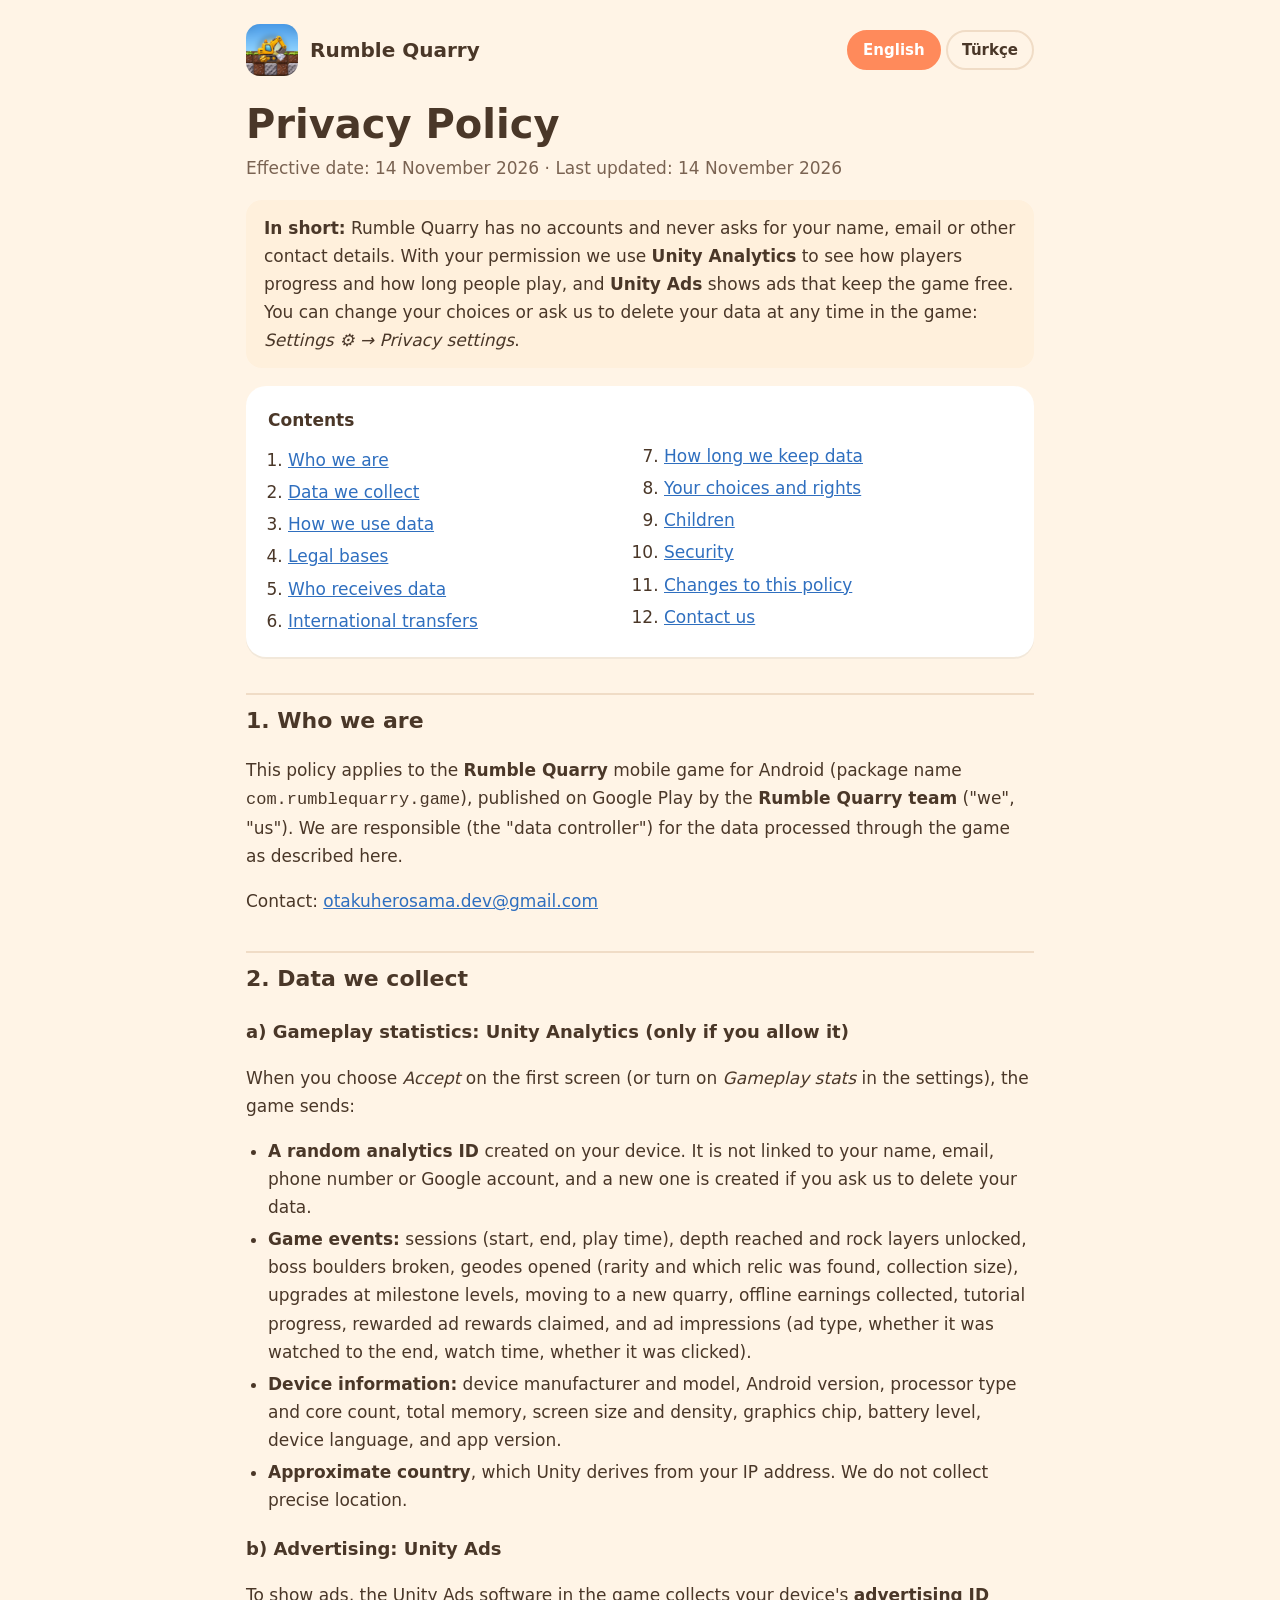
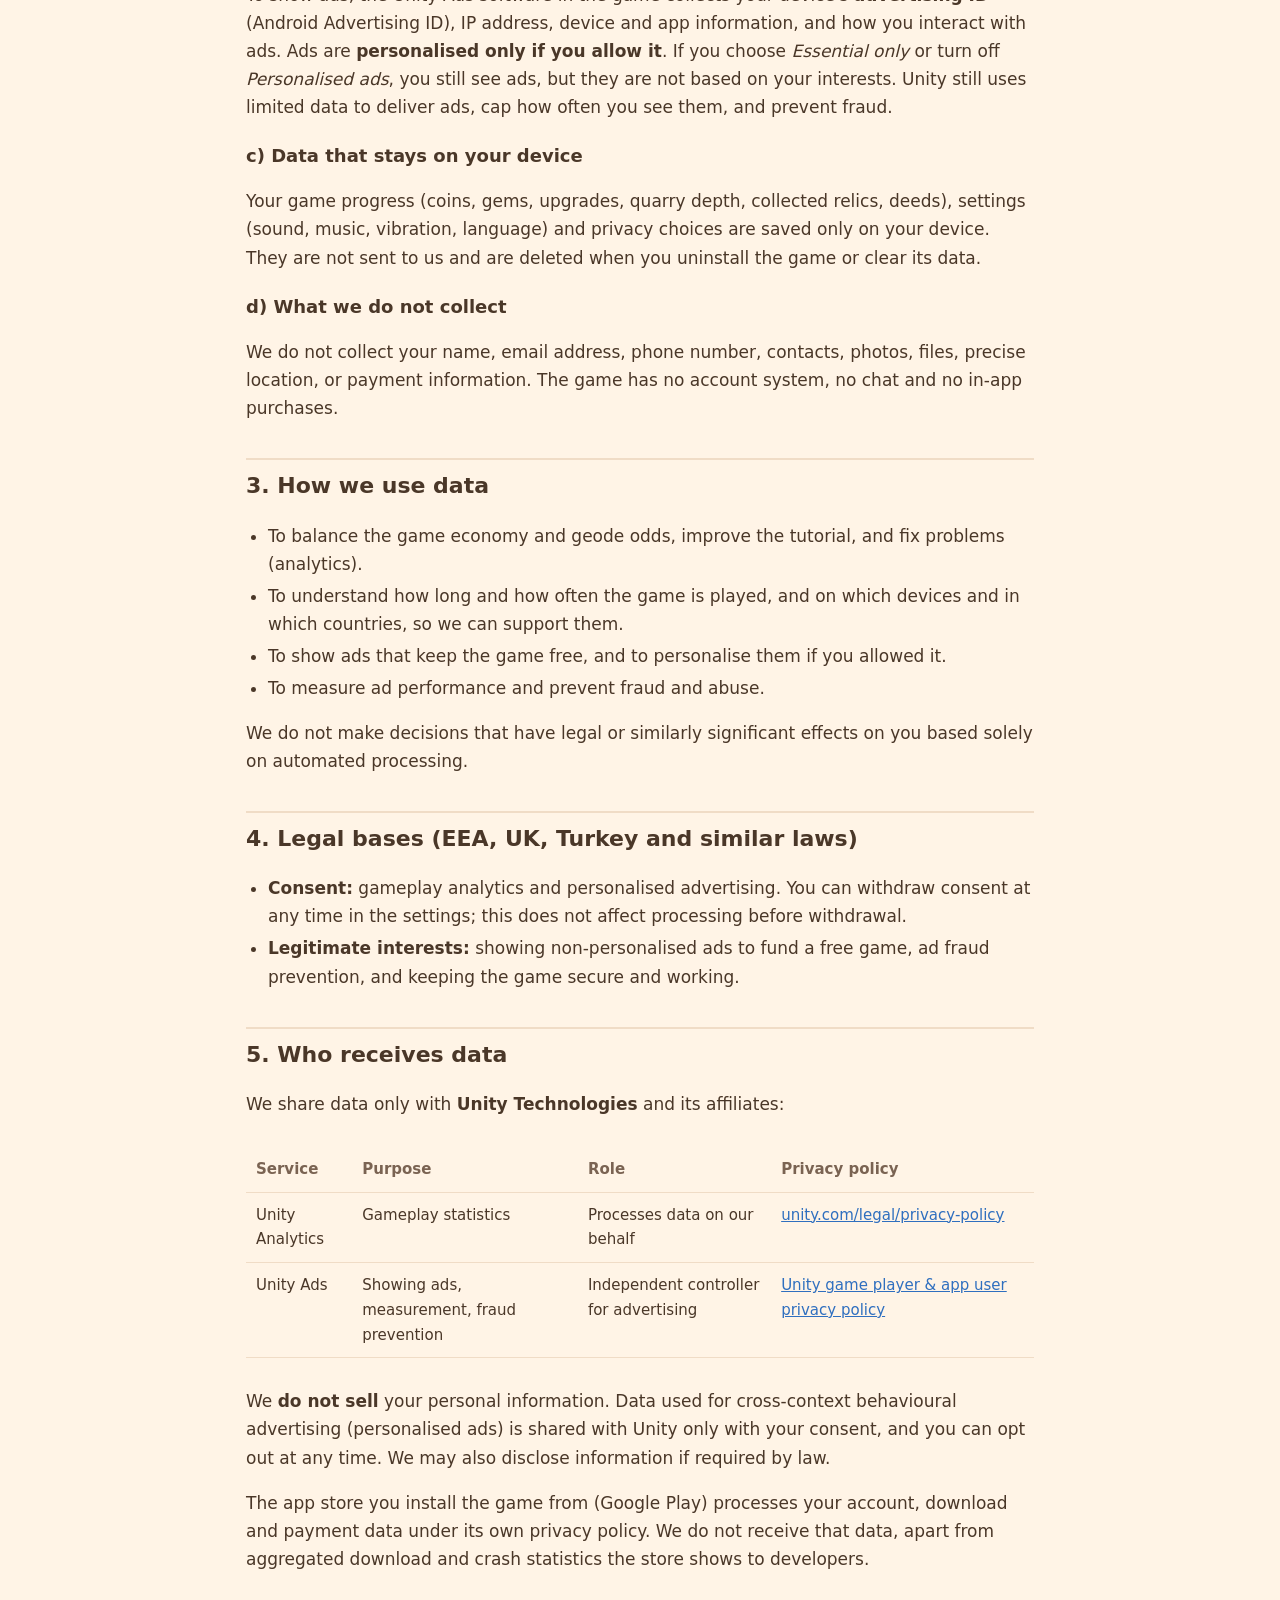
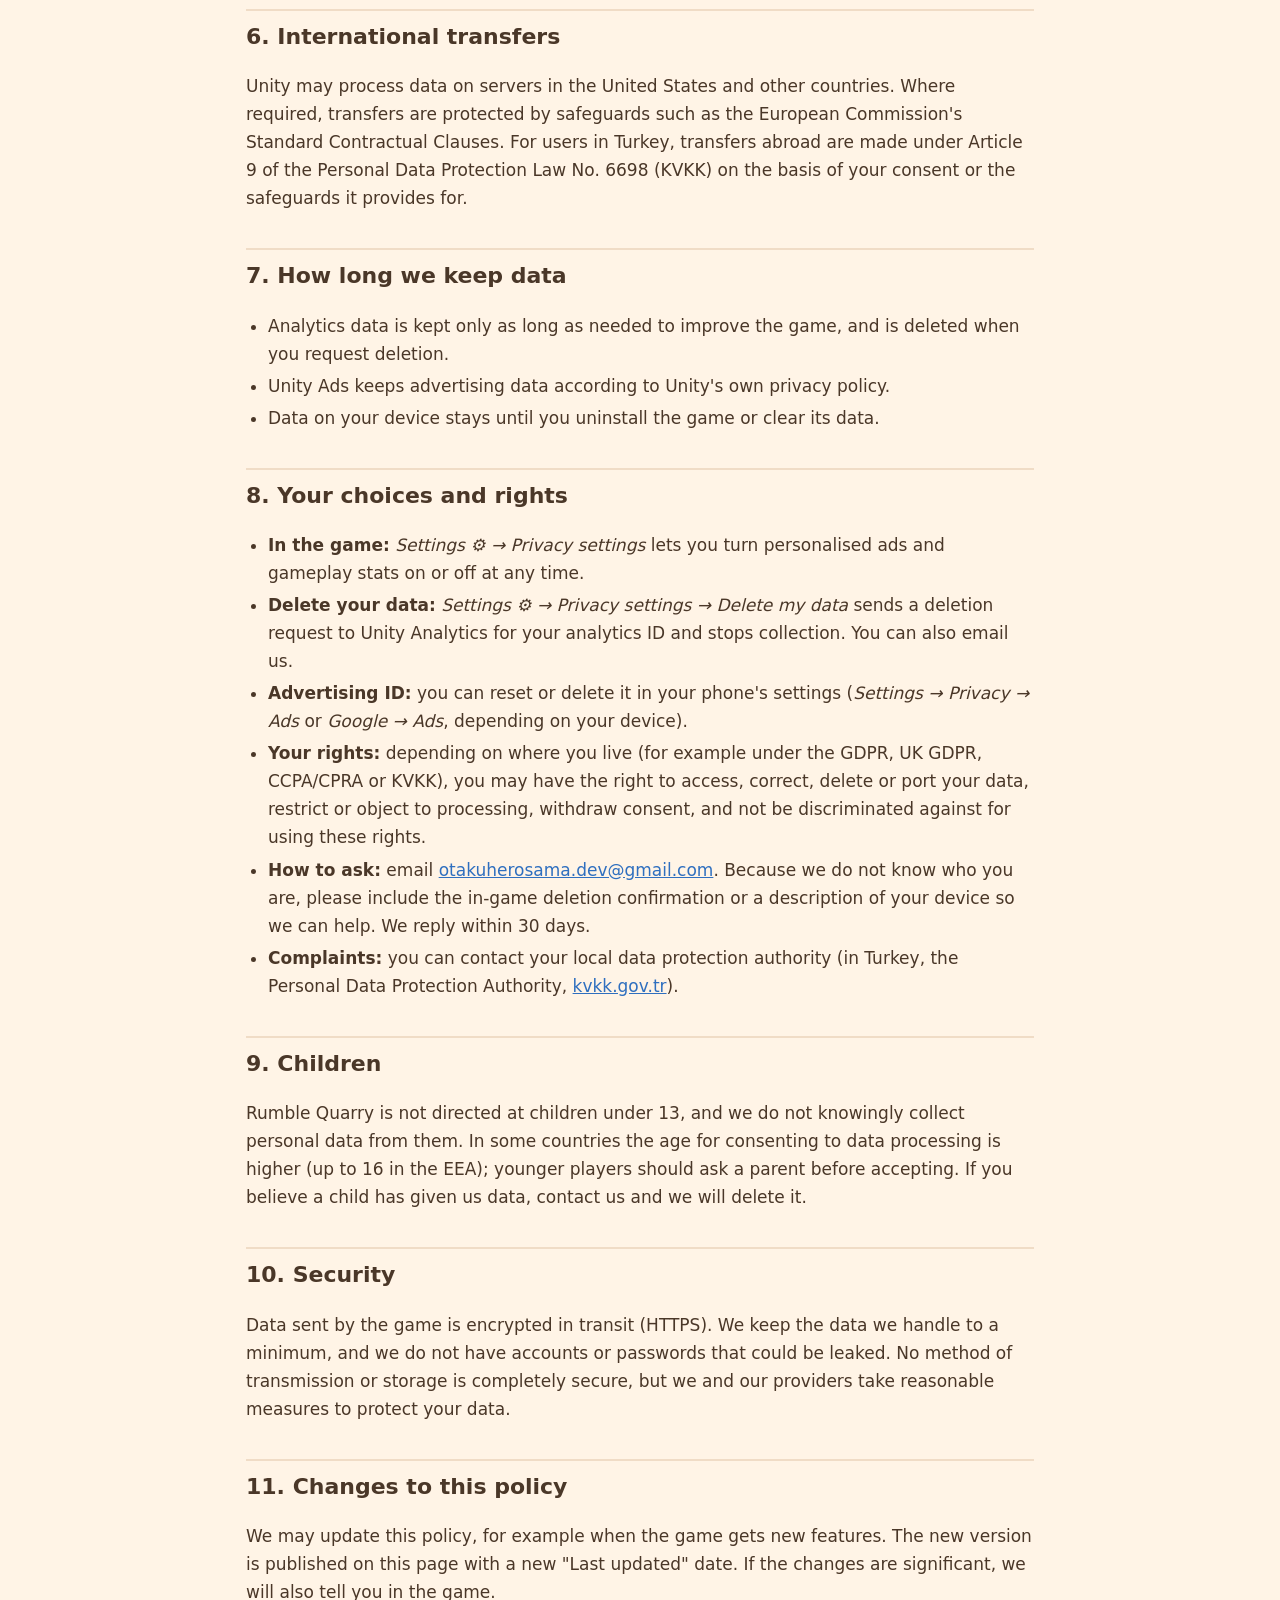
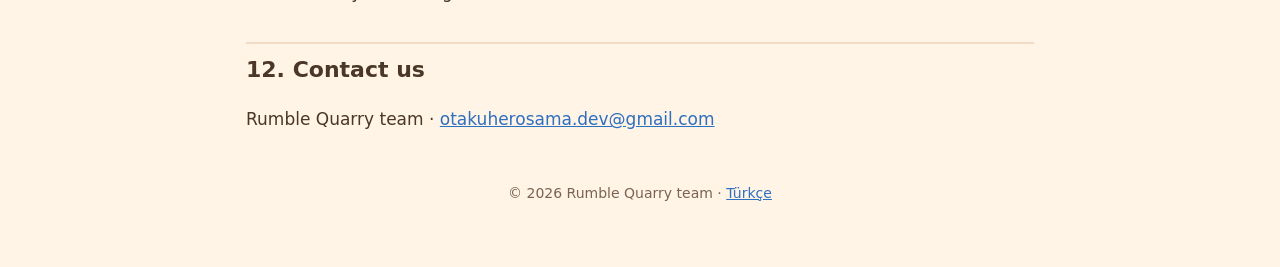
<file: quarry/privacy.html>
<!doctype html>
<html lang="en">
<head>
  <meta charset="utf-8">
  <meta name="viewport" content="width=device-width, initial-scale=1">
  <title>Privacy Policy – Rumble Quarry</title>
  <meta name="description" content="Privacy Policy of the Rumble Quarry mobile game: what data is collected, why, who receives it, and your choices.">
  <link rel="icon" href="icon.png">
  <link rel="stylesheet" href="../style.css">
  <link rel="alternate" hreflang="tr" href="privacy-tr.html">
</head>
<body>
  <div class="wrap">
    <header class="top">
      <a class="brand" href="index.html"><img src="icon.png" alt=""><span>Rumble Quarry</span></a>
      <div class="lang"><a href="privacy.html" aria-current="true">English</a> <a href="privacy-tr.html" lang="tr">Türkçe</a></div>
    </header>

    <h1>Privacy Policy</h1>
    <p class="meta">Effective date: 14 November 2026 · Last updated: 14 November 2026</p>

    <div class="note">
      <strong>In short:</strong> Rumble Quarry has no accounts and never asks for your name, email or other contact details.
      With your permission we use <strong>Unity Analytics</strong> to see how players progress and how long people play,
      and <strong>Unity Ads</strong> shows ads that keep the game free. You can change your choices or ask us to delete your
      data at any time in the game: <em>Settings ⚙️ → Privacy settings</em>.
    </div>

    <nav class="toc card" aria-label="Contents">
      <strong>Contents</strong>
      <ol>
        <li><a href="#who">Who we are</a></li>
        <li><a href="#data">Data we collect</a></li>
        <li><a href="#use">How we use data</a></li>
        <li><a href="#legal">Legal bases</a></li>
        <li><a href="#share">Who receives data</a></li>
        <li><a href="#transfer">International transfers</a></li>
        <li><a href="#retention">How long we keep data</a></li>
        <li><a href="#choices">Your choices and rights</a></li>
        <li><a href="#children">Children</a></li>
        <li><a href="#security">Security</a></li>
        <li><a href="#changes">Changes to this policy</a></li>
        <li><a href="#contact">Contact us</a></li>
      </ol>
    </nav>

    <h2 id="who">1. Who we are</h2>
    <p>This policy applies to the <strong>Rumble Quarry</strong> mobile game for Android (package name
      <code>com.rumblequarry.game</code>), published on Google Play by the <strong>Rumble Quarry team</strong>
      ("we", "us"). We are responsible (the "data controller") for the data processed through the game as described here.</p>
    <p>Contact: <a href="mailto:otakuherosama.dev@gmail.com">otakuherosama.dev@gmail.com</a></p>

    <h2 id="data">2. Data we collect</h2>
    <h3>a) Gameplay statistics: Unity Analytics (only if you allow it)</h3>
    <p>When you choose <em>Accept</em> on the first screen (or turn on <em>Gameplay stats</em> in the settings), the game sends:</p>
    <ul>
      <li><strong>A random analytics ID</strong> created on your device. It is not linked to your name, email, phone number or Google account, and a new one is created if you ask us to delete your data.</li>
      <li><strong>Game events:</strong> sessions (start, end, play time), depth reached and rock layers unlocked, boss boulders broken, geodes opened (rarity and which relic was found, collection size), upgrades at milestone levels, moving to a new quarry, offline earnings collected, tutorial progress, rewarded ad rewards claimed, and ad impressions (ad type, whether it was watched to the end, watch time, whether it was clicked).</li>
      <li><strong>Device information:</strong> device manufacturer and model, Android version, processor type and core count, total memory, screen size and density, graphics chip, battery level, device language, and app version.</li>
      <li><strong>Approximate country</strong>, which Unity derives from your IP address. We do not collect precise location.</li>
    </ul>
    <h3>b) Advertising: Unity Ads</h3>
    <p>To show ads, the Unity Ads software in the game collects your device's <strong>advertising ID</strong> (Android
      Advertising ID), IP address, device and app information, and how you interact with ads. Ads are
      <strong>personalised only if you allow it</strong>. If you choose <em>Essential only</em> or turn off
      <em>Personalised ads</em>, you still see ads, but they are not based on your interests. Unity still uses limited data to
      deliver ads, cap how often you see them, and prevent fraud.</p>
    <h3>c) Data that stays on your device</h3>
    <p>Your game progress (coins, gems, upgrades, quarry depth, collected relics, deeds), settings (sound, music, vibration, language) and privacy choices are saved
      only on your device. They are not sent to us and are deleted when you uninstall the game or clear its data.</p>
    <h3>d) What we do not collect</h3>
    <p>We do not collect your name, email address, phone number, contacts, photos, files, precise location, or payment
      information. The game has no account system, no chat and no in-app purchases.</p>

    <h2 id="use">3. How we use data</h2>
    <ul>
      <li>To balance the game economy and geode odds, improve the tutorial, and fix problems (analytics).</li>
      <li>To understand how long and how often the game is played, and on which devices and in which countries, so we can support them.</li>
      <li>To show ads that keep the game free, and to personalise them if you allowed it.</li>
      <li>To measure ad performance and prevent fraud and abuse.</li>
    </ul>
    <p>We do not make decisions that have legal or similarly significant effects on you based solely on automated processing.</p>

    <h2 id="legal">4. Legal bases (EEA, UK, Turkey and similar laws)</h2>
    <ul>
      <li><strong>Consent:</strong> gameplay analytics and personalised advertising. You can withdraw consent at any time in the settings; this does not affect processing before withdrawal.</li>
      <li><strong>Legitimate interests:</strong> showing non-personalised ads to fund a free game, ad fraud prevention, and keeping the game secure and working.</li>
    </ul>

    <h2 id="share">5. Who receives data</h2>
    <p>We share data only with <strong>Unity Technologies</strong> and its affiliates:</p>
    <div class="table-scroll">
      <table>
        <tr><th>Service</th><th>Purpose</th><th>Role</th><th>Privacy policy</th></tr>
        <tr><td>Unity Analytics</td><td>Gameplay statistics</td><td>Processes data on our behalf</td><td><a href="https://unity.com/legal/privacy-policy" rel="noopener">unity.com/legal/privacy-policy</a></td></tr>
        <tr><td>Unity Ads</td><td>Showing ads, measurement, fraud prevention</td><td>Independent controller for advertising</td><td><a href="https://unity.com/legal/game-player-and-app-user-privacy-policy" rel="noopener">Unity game player &amp; app user privacy policy</a></td></tr>
      </table>
    </div>
    <p>We <strong>do not sell</strong> your personal information. Data used for cross-context behavioural advertising
      (personalised ads) is shared with Unity only with your consent, and you can opt out at any time. We may also disclose
      information if required by law.</p>
    <p>The app store you install the game from (Google Play) processes your account, download
      and payment data under its own privacy policy. We do not receive that data, apart from aggregated download and
      crash statistics the store shows to developers.</p>

    <h2 id="transfer">6. International transfers</h2>
    <p>Unity may process data on servers in the United States and other countries. Where required, transfers are protected
      by safeguards such as the European Commission's Standard Contractual Clauses. For users in Turkey, transfers abroad
      are made under Article 9 of the Personal Data Protection Law No. 6698 (KVKK) on the basis of your consent or the
      safeguards it provides for.</p>

    <h2 id="retention">7. How long we keep data</h2>
    <ul>
      <li>Analytics data is kept only as long as needed to improve the game, and is deleted when you request deletion.</li>
      <li>Unity Ads keeps advertising data according to Unity's own privacy policy.</li>
      <li>Data on your device stays until you uninstall the game or clear its data.</li>
    </ul>

    <h2 id="choices">8. Your choices and rights</h2>
    <ul>
      <li><strong>In the game:</strong> <em>Settings ⚙️ → Privacy settings</em> lets you turn personalised ads and gameplay stats on or off at any time.</li>
      <li><strong>Delete your data:</strong> <em>Settings ⚙️ → Privacy settings → Delete my data</em> sends a deletion request to Unity Analytics for your analytics ID and stops collection. You can also email us.</li>
      <li><strong>Advertising ID:</strong> you can reset or delete it in your phone's settings (<em>Settings → Privacy → Ads</em> or <em>Google → Ads</em>, depending on your device).</li>
      <li><strong>Your rights:</strong> depending on where you live (for example under the GDPR, UK GDPR, CCPA/CPRA or KVKK), you may have the right to access, correct, delete or port your data, restrict or object to processing, withdraw consent, and not be discriminated against for using these rights.</li>
      <li><strong>How to ask:</strong> email <a href="mailto:otakuherosama.dev@gmail.com">otakuherosama.dev@gmail.com</a>. Because we do not know who you are, please include the in-game deletion confirmation or a description of your device so we can help. We reply within 30 days.</li>
      <li><strong>Complaints:</strong> you can contact your local data protection authority (in Turkey, the Personal Data Protection Authority, <a href="https://www.kvkk.gov.tr/" rel="noopener">kvkk.gov.tr</a>).</li>
    </ul>

    <h2 id="children">9. Children</h2>
    <p>Rumble Quarry is not directed at children under 13, and we do not knowingly collect personal data from them. In some
      countries the age for consenting to data processing is higher (up to 16 in the EEA); younger players should ask a
      parent before accepting. If you believe a child has given us data, contact us and we will delete it.</p>

    <h2 id="security">10. Security</h2>
    <p>Data sent by the game is encrypted in transit (HTTPS). We keep the data we handle to a minimum, and we do not have
      accounts or passwords that could be leaked. No method of transmission or storage is completely secure, but we and our
      providers take reasonable measures to protect your data.</p>

    <h2 id="changes">11. Changes to this policy</h2>
    <p>We may update this policy, for example when the game gets new features. The new version is published on this page
      with a new "Last updated" date. If the changes are significant, we will also tell you in the game.</p>

    <h2 id="contact">12. Contact us</h2>
    <p>Rumble Quarry team · <a href="mailto:otakuherosama.dev@gmail.com">otakuherosama.dev@gmail.com</a></p>

    <footer>© 2026 Rumble Quarry team · <a href="privacy-tr.html" lang="tr">Türkçe</a></footer>
  </div>
</body>
</html>
</file>
<file: style.css>
:root {
  --bg: #fff4e6;
  --card: #ffffff;
  --ink: #4a3728;
  --ink-soft: #7a6352;
  --accent: #ff8a5b;
  --accent-dark: #c9592f;
  --link: #2f6fbf;
  --line: #f0dcc6;
  --note: #fff0dc;
}

@media (prefers-color-scheme: dark) {
  :root:not([data-theme="light"]) {
    --bg: #1f1915;
    --card: #2a221c;
    --ink: #f3e7da;
    --ink-soft: #c9b6a4;
    --accent: #ff9a6e;
    --accent-dark: #ffb592;
    --link: #8cbcff;
    --line: #3d3128;
    --note: #33281f;
  }
}

* { box-sizing: border-box; }

html { -webkit-text-size-adjust: 100%; }

body {
  margin: 0;
  background: var(--bg);
  color: var(--ink);
  font: 17px/1.65 system-ui, -apple-system, "Segoe UI", Roboto, "Helvetica Neue", Arial, sans-serif;
}

a { color: var(--link); }

.wrap { max-width: 820px; margin: 0 auto; padding: 24px 16px 64px; }

header.top {
  display: flex;
  align-items: center;
  gap: 14px;
  justify-content: space-between;
  flex-wrap: wrap;
  margin-bottom: 8px;
}

.brand { display: flex; align-items: center; gap: 12px; text-decoration: none; color: inherit; }
.brand img { width: 52px; height: 52px; border-radius: 14px; }
.brand span { font-weight: 800; font-size: 20px; }

.lang a {
  display: inline-block;
  padding: 6px 14px;
  border-radius: 999px;
  border: 2px solid var(--line);
  text-decoration: none;
  color: var(--ink);
  font-weight: 700;
  font-size: 15px;
}
.lang a[aria-current="true"] { background: var(--accent); border-color: var(--accent); color: #fff; }

h1 { font-size: clamp(28px, 6vw, 40px); line-height: 1.2; margin: 24px 0 6px; }
h2 { font-size: 22px; margin: 36px 0 8px; padding-top: 8px; border-top: 2px solid var(--line); }
h3 { font-size: 18px; margin: 20px 0 4px; }

.meta { color: var(--ink-soft); margin: 0 0 18px; }

.card {
  background: var(--card);
  border-radius: 20px;
  padding: 20px 22px;
  margin: 18px 0;
  box-shadow: 0 2px 0 rgba(0, 0, 0, 0.05);
}

.note { background: var(--note); border-radius: 16px; padding: 14px 18px; margin: 16px 0; }

ul { padding-left: 22px; }
li { margin: 4px 0; }

table { width: 100%; border-collapse: collapse; margin: 12px 0; font-size: 15px; }
th, td { text-align: left; vertical-align: top; padding: 10px; border-bottom: 1px solid var(--line); }
th { color: var(--ink-soft); font-weight: 700; }
.table-scroll { overflow-x: auto; }

nav.toc ol { columns: 2; column-gap: 28px; padding-left: 20px; margin: 8px 0 0; }
@media (max-width: 560px) { nav.toc ol { columns: 1; } }

.hero { text-align: center; padding: 28px 0 8px; }
.hero img { width: 140px; height: 140px; border-radius: 34px; box-shadow: 0 8px 24px rgba(0, 0, 0, 0.12); }
.hero p { color: var(--ink-soft); max-width: 560px; margin: 10px auto; }

.btns { display: flex; gap: 12px; justify-content: center; flex-wrap: wrap; margin: 22px 0; }
.btn {
  display: inline-block;
  padding: 14px 22px;
  border-radius: 16px;
  background: var(--accent);
  color: #fff;
  text-decoration: none;
  font-weight: 800;
  box-shadow: 0 4px 0 var(--accent-dark);
}

footer { margin-top: 48px; color: var(--ink-soft); font-size: 14px; text-align: center; }
</file>
